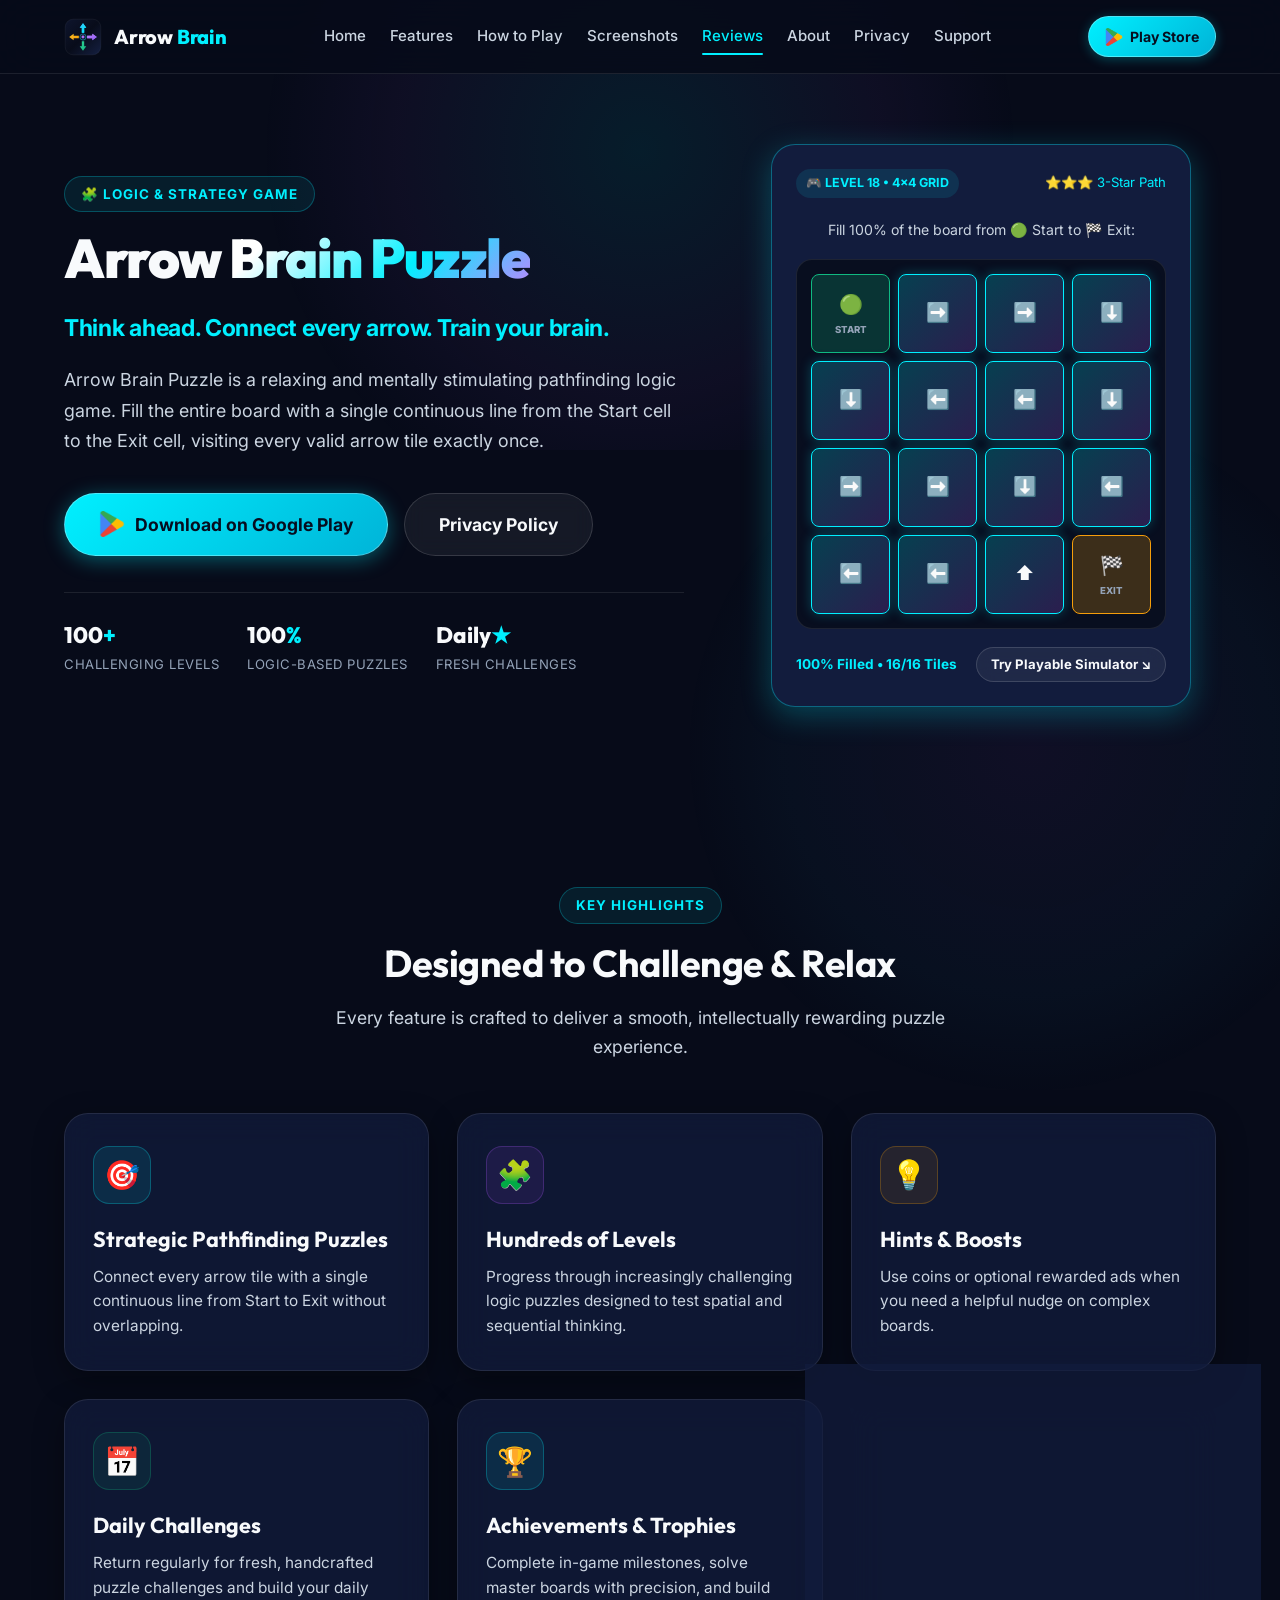
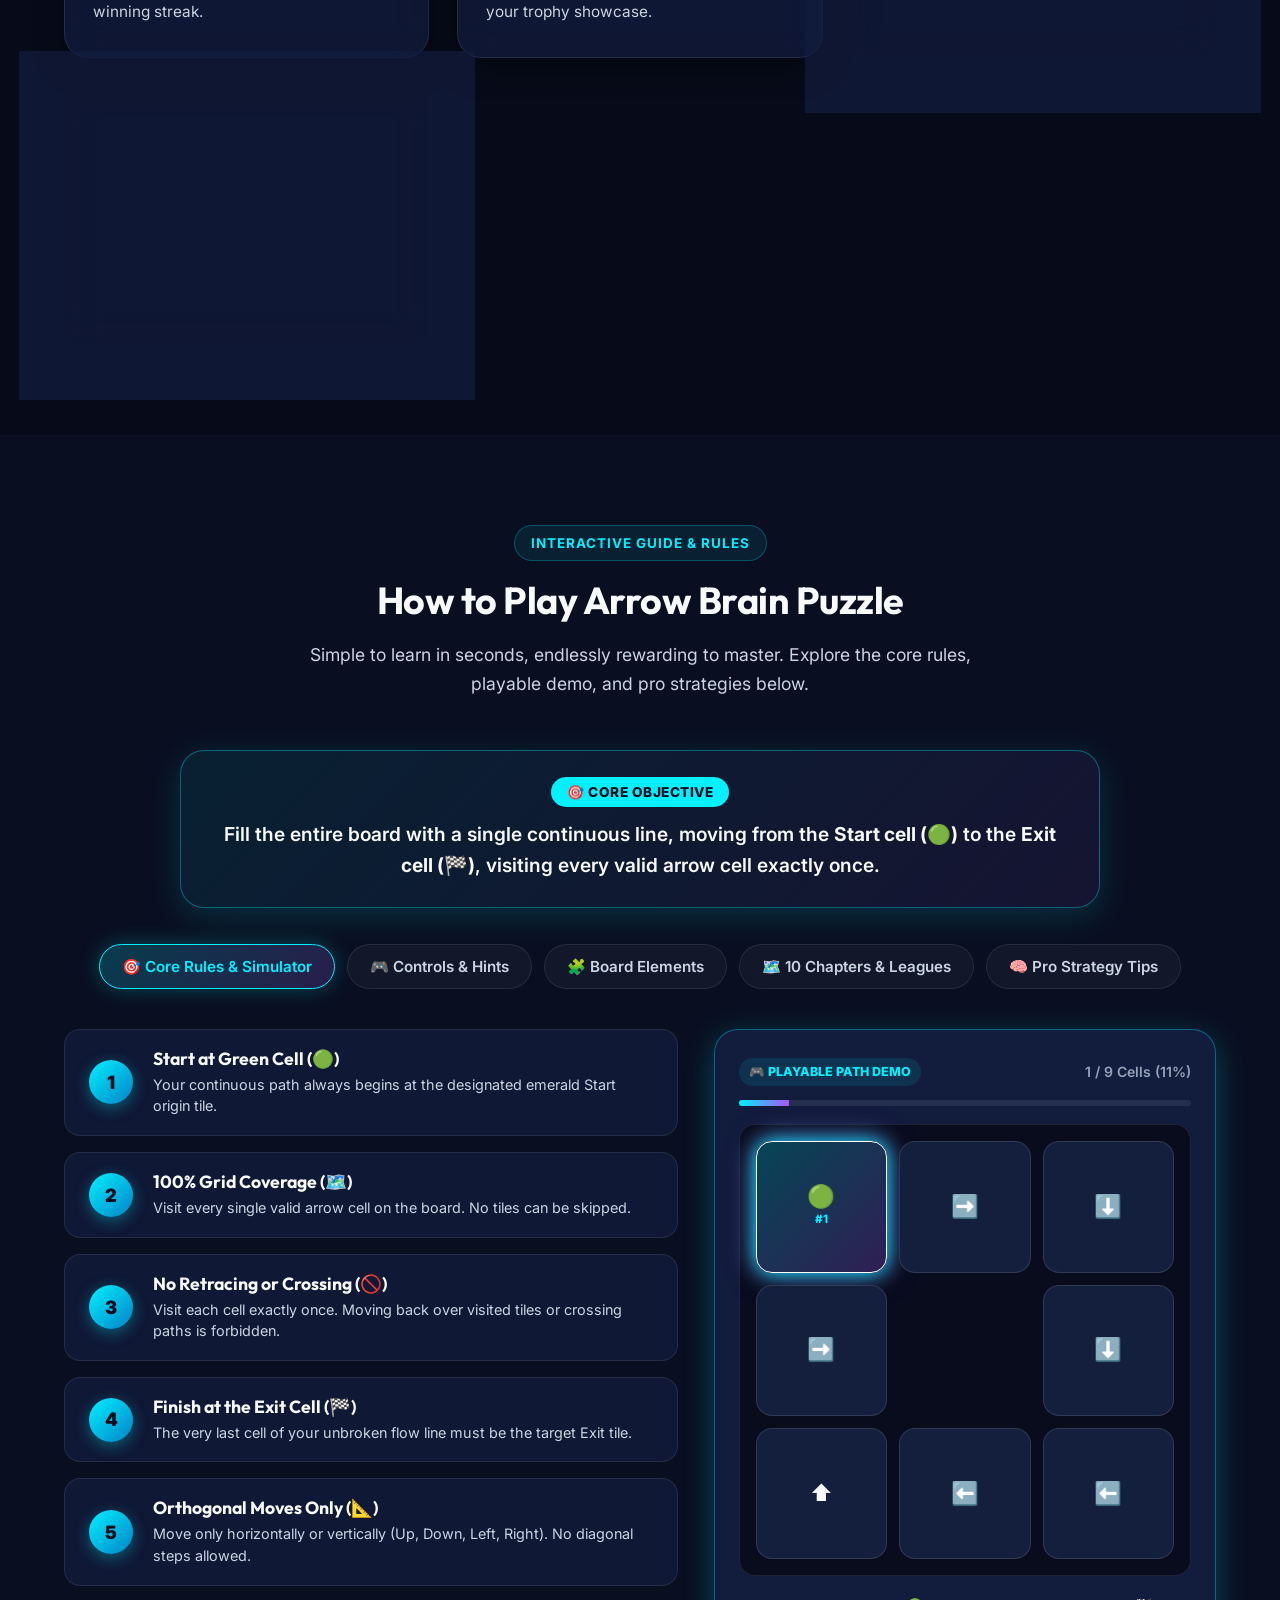
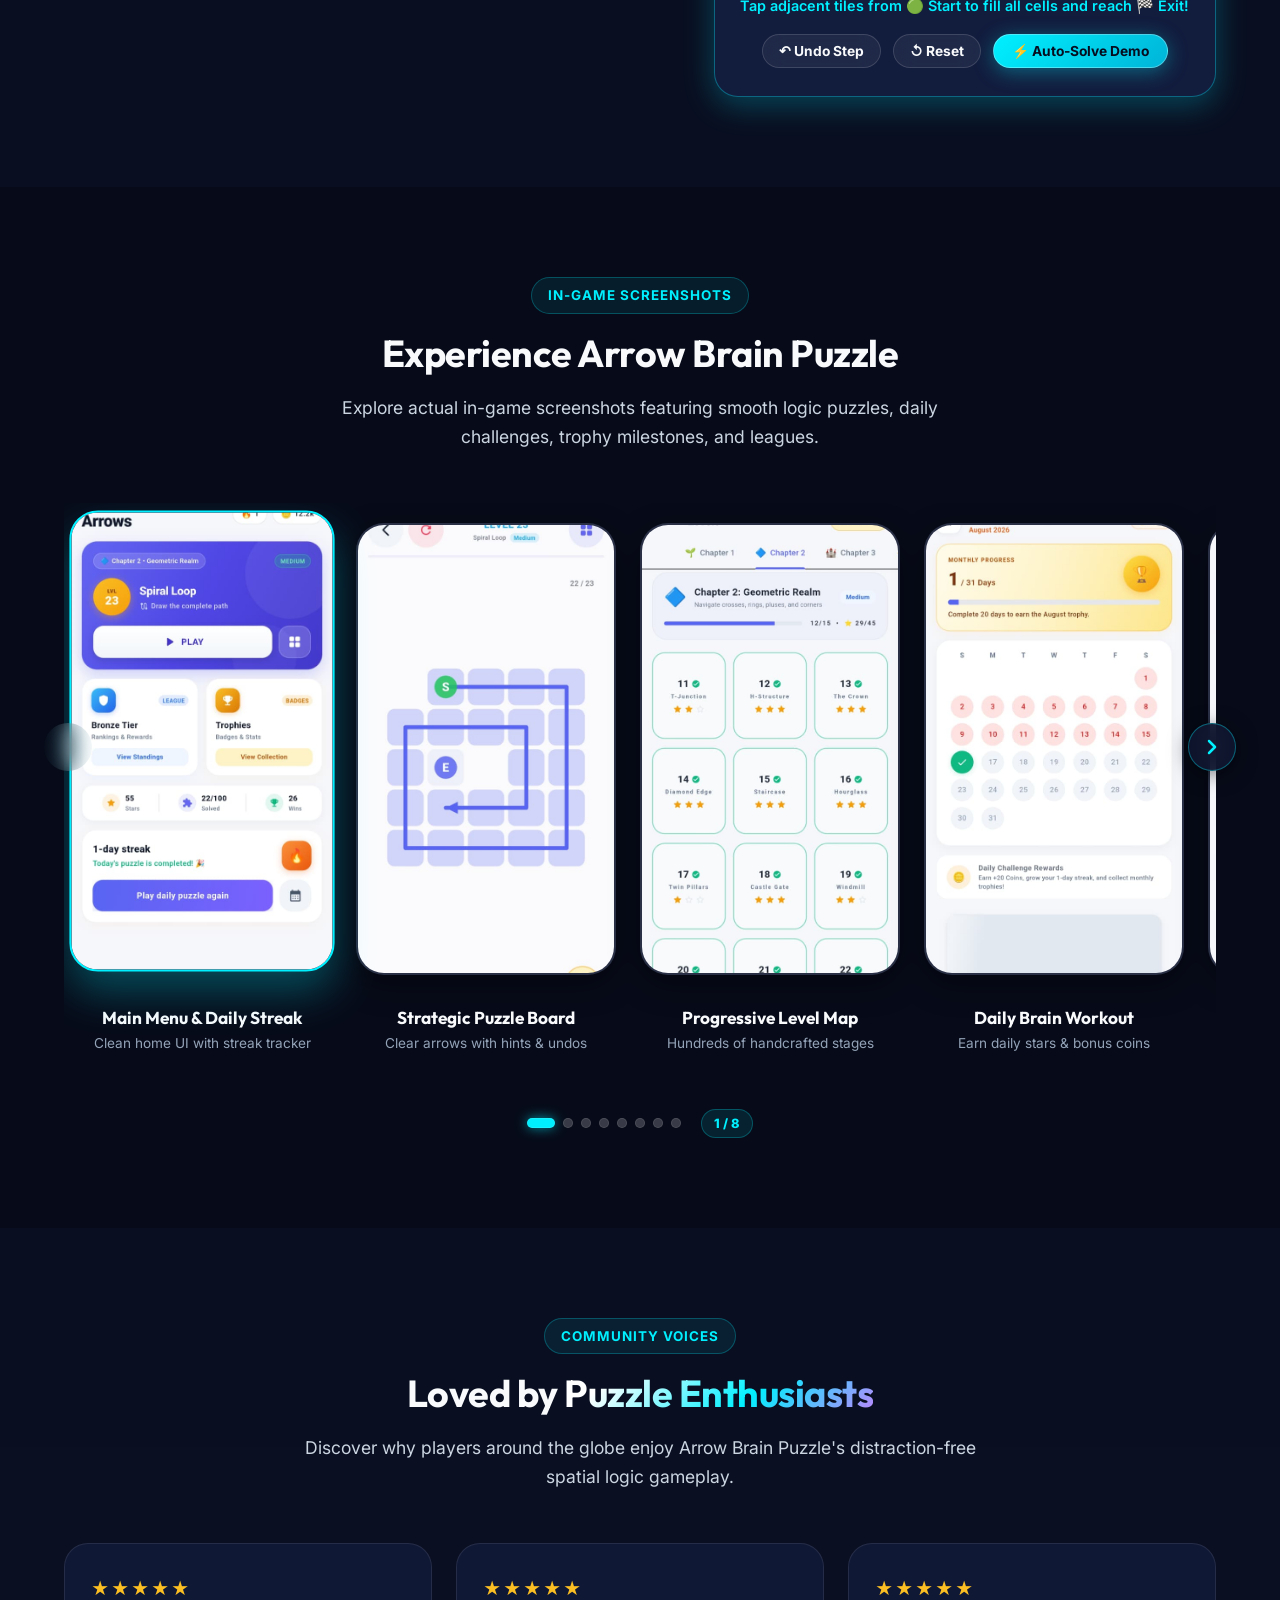
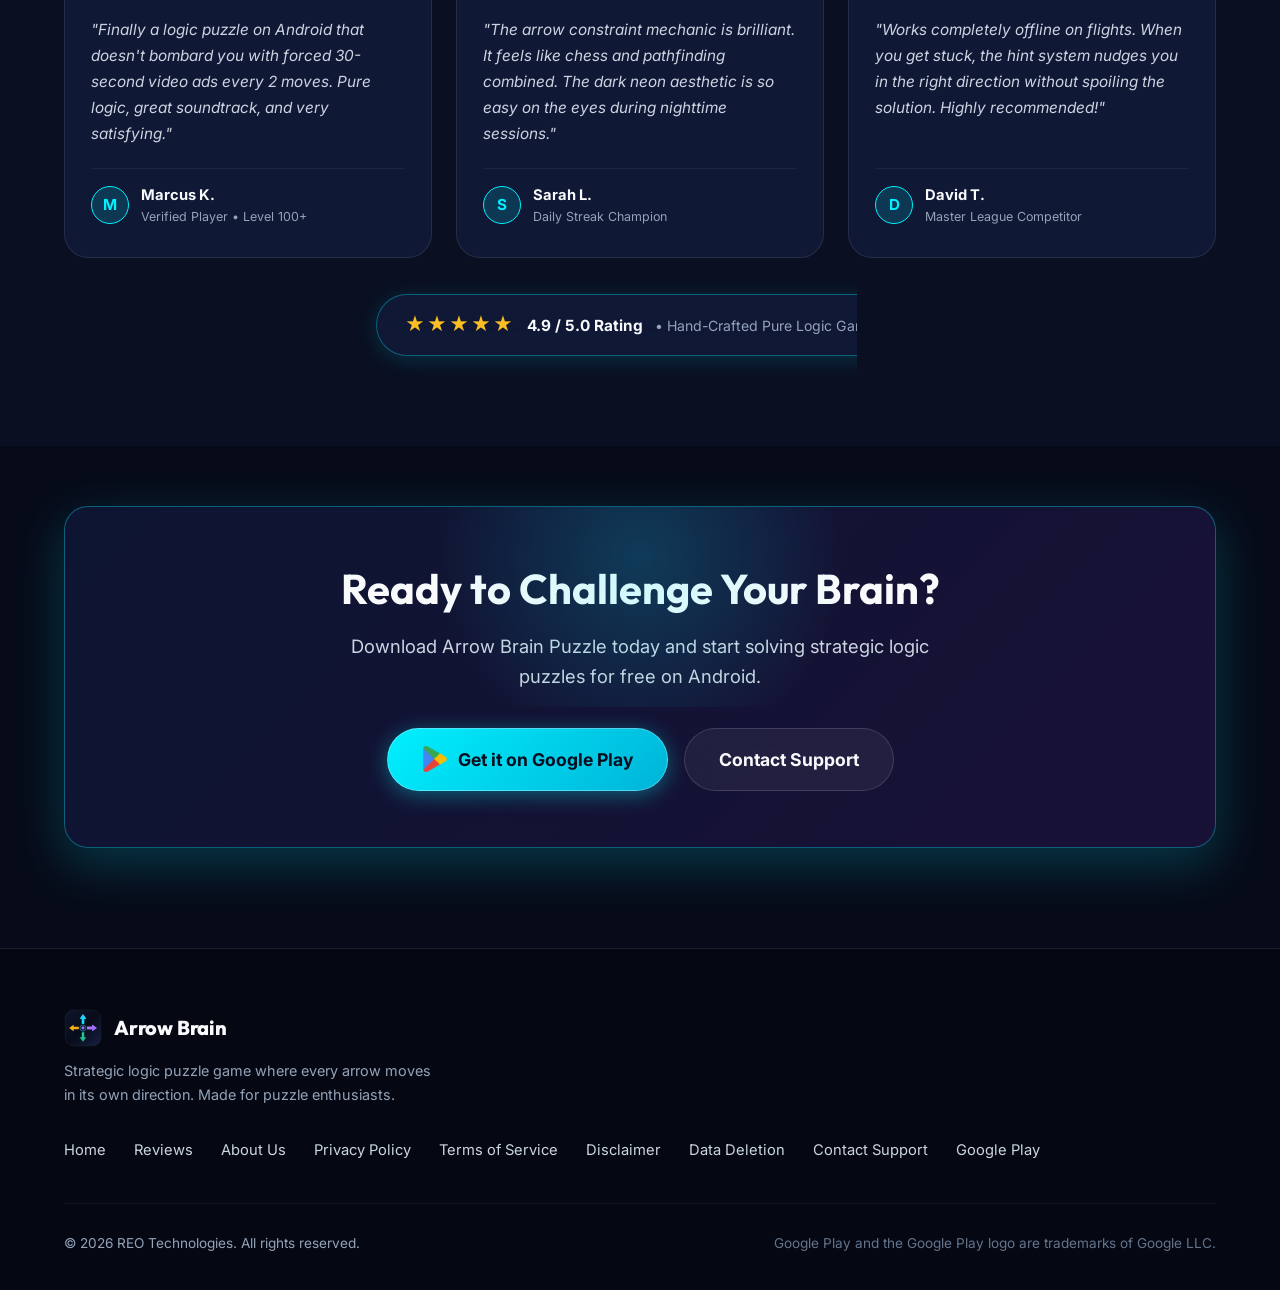
<file: index.html>
<!DOCTYPE html>
<html lang="en">
<head>
  <meta charset="UTF-8">
  <meta name="viewport" content="width=device-width, initial-scale=1.0">
  <title>Arrow Brain Puzzle - Strategic Arrow Logic Puzzle Game</title>
  
  <!-- SEO & Discovery Metadata -->
  <meta name="description" content="Arrow Brain Puzzle is a strategic logic puzzle game where you clear directional arrows, solve challenging levels, use hints, and train your brain.">
  <meta name="keywords" content="arrow puzzle, brain puzzle, logic game, arrow brain puzzle, strategic puzzle, android puzzle game, mind training, brain teasers">
  <meta name="author" content="REO Technologies">
  <meta name="robots" content="index, follow">
  <link rel="canonical" href="https://raheemreo.github.io/arrow-brain-puzzle-site/">

  <!-- Open Graph / Facebook -->
  <meta property="og:type" content="website">
  <meta property="og:url" content="https://raheemreo.github.io/arrow-brain-puzzle-site/">
  <meta property="og:title" content="Arrow Brain Puzzle - Strategic Arrow Logic Puzzle Game">
  <meta property="og:description" content="Think ahead. Clear every arrow. Train your brain in this addictive strategic logic puzzle game.">
  <meta property="og:image" content="./assets/icons/app-icon.svg">

  <!-- Twitter Card -->
  <meta name="twitter:card" content="summary_large_image">
  <meta name="twitter:title" content="Arrow Brain Puzzle - Strategic Arrow Logic Puzzle Game">
  <meta name="twitter:description" content="Think ahead. Clear every arrow. Train your brain in this addictive strategic logic puzzle game.">
  <meta name="twitter:image" content="./assets/icons/app-icon.svg">

  <!-- Mobile & Browser UI -->
  <meta name="theme-color" content="#070b19">
  <meta name="apple-mobile-web-app-status-bar-style" content="black-translucent">
  <link rel="icon" type="image/svg+xml" href="./assets/icons/app-icon.svg">

  <!-- Google Fonts Preconnect & Stylesheet -->
  <link rel="preconnect" href="https://fonts.googleapis.com">
  <link rel="preconnect" href="https://fonts.gstatic.com" crossorigin>
  <link href="https://fonts.googleapis.com/css2?family=Inter:wght@400;500;600;700&family=Outfit:wght@600;700;800;900&display=swap" rel="stylesheet">

  <!-- Main Stylesheet -->
  <link rel="stylesheet" href="./style.css">
</head>
<body>
  <!-- Keyboard Navigation Skip Link -->
  <a href="#main-content" class="skip-to-content">Skip to main content</a>

  <!-- Header Navigation -->
  <header class="header">
    <div class="container header-container">
      <a href="./index.html" class="logo-link" aria-label="Arrow Brain Puzzle Home">
        <img src="./assets/icons/app-icon.svg" alt="Arrow Brain Puzzle Logo" class="logo-icon" width="38" height="38">
        <span class="logo-text">Arrow <span>Brain</span></span>
      </a>

      <!-- Desktop & Mobile Navigation Links -->
      <nav class="nav-menu" id="primary-nav" aria-label="Primary Navigation">
        <a href="./index.html" class="nav-link active">Home</a>
        <a href="#features" class="nav-link">Features</a>
        <a href="#how-to-play" class="nav-link">How to Play</a>
        <a href="#screenshots" class="nav-link">Screenshots</a>
        <a href="#reviews" class="nav-link">Reviews</a>
        <a href="./about.html" class="nav-link">About</a>
        <a href="./privacy.html" class="nav-link">Privacy</a>
        <a href="./contact.html" class="nav-link">Support</a>
      </nav>

      <div class="nav-actions">
        <a href="https://play.google.com/store/apps/details?id=com.reotech.arrow_brain_puzzle" target="_blank" rel="noopener noreferrer" class="btn btn-primary btn-nav" aria-label="Get it on Google Play">
          <img src="./assets/icons/google-play-store-icon.webp" alt="Google Play" class="btn-icon" width="18" height="18">
          <span>Play Store</span>
        </a>
        
        <!-- Mobile Menu Toggle Button -->
        <button class="mobile-toggle" aria-controls="primary-nav" aria-expanded="false" aria-label="Toggle navigation menu">
          <span></span>
        </button>
      </div>
    </div>
  </header>

  <main id="main-content">
    <!-- Hero Section -->
    <section class="hero">
      <div class="container hero-grid">
        <div class="hero-content">
          <div class="section-tag">🧩 Logic &amp; Strategy Game</div>
          <h1 class="hero-title">Arrow <span class="text-gradient">Brain Puzzle</span></h1>
          <p class="hero-subtitle">Think ahead. Connect every arrow. Train your brain.</p>
          <p class="hero-description">
            Arrow Brain Puzzle is a relaxing and mentally stimulating pathfinding logic game. Fill the entire board with a single continuous line from the Start cell to the Exit cell, visiting every valid arrow tile exactly once.
          </p>

          <div class="hero-buttons">
            <a href="https://play.google.com/store/apps/details?id=com.reotech.arrow_brain_puzzle" target="_blank" rel="noopener noreferrer" class="btn btn-primary btn-lg" id="heroDownloadBtn">
              <img src="./assets/icons/google-play-store-icon.webp" alt="Google Play" class="btn-icon" width="26" height="26">
              <span>Download on Google Play</span>
            </a>
            <a href="./privacy.html" class="btn btn-secondary btn-lg">
              <span>Privacy Policy</span>
            </a>
          </div>

          <div class="hero-stats">
            <div class="stat-item">
              <div class="stat-value">100<span>+</span></div>
              <div class="stat-label">Challenging Levels</div>
            </div>
            <div class="stat-item">
              <div class="stat-value">100<span>%</span></div>
              <div class="stat-label">Logic-Based Puzzles</div>
            </div>
            <div class="stat-item">
              <div class="stat-value">Daily<span>★</span></div>
              <div class="stat-label">Fresh Challenges</div>
            </div>
          </div>
        </div>

        <!-- Interactive Hero Continuous Path Preview -->
        <div class="hero-visual">
          <div class="puzzle-interactive-card">
            <div class="puzzle-card-header">
              <span class="puzzle-badge">🎮 Level 18 &bull; 4×4 Grid</span>
              <span class="puzzle-status-text" style="color: var(--color-cyan);">⭐⭐⭐ 3-Star Path</span>
            </div>
            <p class="puzzle-instructions">Fill 100% of the board from 🟢 Start to 🏁 Exit:</p>
            
            <div class="hero-demo-path-board" aria-label="Arrow Brain Puzzle live preview">
              <div class="hero-board-tile start-tile pulse-glow"><span>🟢</span><small>Start</small></div>
              <div class="hero-board-tile path-active"><span>➡️</span></div>
              <div class="hero-board-tile path-active"><span>➡️</span></div>
              <div class="hero-board-tile path-active"><span>⬇️</span></div>
              <div class="hero-board-tile path-active"><span>⬇️</span></div>
              <div class="hero-board-tile path-active"><span>⬅️</span></div>
              <div class="hero-board-tile path-active"><span>⬅️</span></div>
              <div class="hero-board-tile path-active"><span>⬇️</span></div>
              <div class="hero-board-tile path-active"><span>➡️</span></div>
              <div class="hero-board-tile path-active"><span>➡️</span></div>
              <div class="hero-board-tile path-active"><span>⬇️</span></div>
              <div class="hero-board-tile path-active"><span>⬅️</span></div>
              <div class="hero-board-tile path-active"><span>⬅️</span></div>
              <div class="hero-board-tile path-active"><span>⬅️</span></div>
              <div class="hero-board-tile path-active"><span>⬆️</span></div>
              <div class="hero-board-tile exit-tile pulse-glow"><span>🏁</span><small>Exit</small></div>
            </div>

            <div class="puzzle-footer-actions" style="display: flex; justify-content: space-between; align-items: center;">
              <span style="font-size: 0.85rem; color: var(--color-cyan); font-weight: 700;">100% Filled &bull; 16/16 Tiles</span>
              <a href="#how-to-play" class="btn btn-secondary" style="padding: 6px 14px; font-size: 0.82rem;">
                <span>Try Playable Simulator ↘</span>
              </a>
            </div>
          </div>
        </div>
      </div>
    </section>

    <!-- Features Section -->
    <section class="section" id="features">
      <div class="container">
        <div class="section-header">
          <div class="section-tag">Key Highlights</div>
          <h2>Designed to Challenge &amp; Relax</h2>
          <p>Every feature is crafted to deliver a smooth, intellectually rewarding puzzle experience.</p>
        </div>

        <div class="features-grid">
          <!-- Feature 1 -->
          <div class="glass-card feature-card">
            <div class="feature-icon-wrapper">
              <span>🎯</span>
            </div>
            <h3>Strategic Pathfinding Puzzles</h3>
            <p>Connect every arrow tile with a single continuous line from Start to Exit without overlapping.</p>
          </div>

          <!-- Feature 2 -->
          <div class="glass-card feature-card">
            <div class="feature-icon-wrapper feature-icon-purple">
              <span>🧩</span>
            </div>
            <h3>Hundreds of Levels</h3>
            <p>Progress through increasingly challenging logic puzzles designed to test spatial and sequential thinking.</p>
          </div>

          <!-- Feature 3 -->
          <div class="glass-card feature-card">
            <div class="feature-icon-wrapper feature-icon-amber">
              <span>💡</span>
            </div>
            <h3>Hints &amp; Boosts</h3>
            <p>Use coins or optional rewarded ads when you need a helpful nudge on complex boards.</p>
          </div>

          <!-- Feature 4 -->
          <div class="glass-card feature-card">
            <div class="feature-icon-wrapper feature-icon-emerald">
              <span>📅</span>
            </div>
            <h3>Daily Challenges</h3>
            <p>Return regularly for fresh, handcrafted puzzle challenges and build your daily winning streak.</p>
          </div>

          <!-- Feature 5 -->
          <div class="glass-card feature-card">
            <div class="feature-icon-wrapper">
              <span>🏆</span>
            </div>
            <h3>Achievements &amp; Trophies</h3>
            <p>Complete in-game milestones, solve master boards with precision, and build your trophy showcase.</p>
          </div>

          <!-- Feature 6 -->
          <div class="glass-card feature-card">
            <div class="feature-icon-wrapper feature-icon-purple">
              <span>⚡</span>
            </div>
            <h3>Leagues &amp; Progress</h3>
            <p>Track your personal puzzle mastery, conquer game tiers, and elevate your strategic rankings.</p>
          </div>

          <!-- Feature 7 -->
          <div class="glass-card feature-card">
            <div class="feature-icon-wrapper feature-icon-emerald">
              <span>✨</span>
            </div>
            <h3>Clean Gameplay</h3>
            <p>Minimal distractions and smooth neon aesthetics during active puzzle solving sessions.</p>
          </div>
        </div>
      </div>
    </section>

    <!-- How to Play Section -->
    <section class="section" id="how-to-play" style="background: rgba(14, 21, 46, 0.4);">
      <div class="container">
        <div class="section-header">
          <div class="section-tag">Interactive Guide &amp; Rules</div>
          <h2>How to Play Arrow Brain Puzzle</h2>
          <p>Simple to learn in seconds, endlessly rewarding to master. Explore the core rules, playable demo, and pro strategies below.</p>
        </div>

        <!-- Core Objective Callout -->
        <div class="how-to-play-objective">
          <span class="objective-badge">🎯 Core Objective</span>
          <p class="objective-text">
            Fill the entire board with a single continuous line, moving from the <strong>Start cell (🟢)</strong> to the <strong>Exit cell (🏁)</strong>, visiting every valid arrow cell exactly once.
          </p>
        </div>

        <!-- Interactive Tab Navigation Bar -->
        <div class="htp-tabs-nav" role="tablist" aria-label="How to Play Navigation Tabs">
          <button class="htp-tab-btn active" data-tab="tab-rules" role="tab" aria-selected="true" aria-controls="tab-rules">
            <span>🎯 Core Rules &amp; Simulator</span>
          </button>
          <button class="htp-tab-btn" data-tab="tab-controls" role="tab" aria-selected="false" aria-controls="tab-controls">
            <span>🎮 Controls &amp; Hints</span>
          </button>
          <button class="htp-tab-btn" data-tab="tab-elements" role="tab" aria-selected="false" aria-controls="tab-elements">
            <span>🧩 Board Elements</span>
          </button>
          <button class="htp-tab-btn" data-tab="tab-chapters" role="tab" aria-selected="false" aria-controls="tab-chapters">
            <span>🗺️ 10 Chapters &amp; Leagues</span>
          </button>
          <button class="htp-tab-btn" data-tab="tab-strategies" role="tab" aria-selected="false" aria-controls="tab-strategies">
            <span>🧠 Pro Strategy Tips</span>
          </button>
        </div>

        <!-- TAB 1: Core Rules & Interactive Playable Simulator -->
        <div class="htp-tab-content active" id="tab-rules" role="tabpanel">
          <div class="rules-simulator-layout">
            <!-- Left: 5 Fundamental Rules Stack -->
            <div class="rules-stack">
              <div class="rule-row-card">
                <div class="rule-num-badge">1</div>
                <div>
                  <h4>Start at Green Cell (🟢)</h4>
                  <p>Your continuous path always begins at the designated emerald Start origin tile.</p>
                </div>
              </div>

              <div class="rule-row-card">
                <div class="rule-num-badge">2</div>
                <div>
                  <h4>100% Grid Coverage (🗺️)</h4>
                  <p>Visit every single valid arrow cell on the board. No tiles can be skipped.</p>
                </div>
              </div>

              <div class="rule-row-card">
                <div class="rule-num-badge">3</div>
                <div>
                  <h4>No Retracing or Crossing (🚫)</h4>
                  <p>Visit each cell exactly once. Moving back over visited tiles or crossing paths is forbidden.</p>
                </div>
              </div>

              <div class="rule-row-card">
                <div class="rule-num-badge">4</div>
                <div>
                  <h4>Finish at the Exit Cell (🏁)</h4>
                  <p>The very last cell of your unbroken flow line must be the target Exit tile.</p>
                </div>
              </div>

              <div class="rule-row-card">
                <div class="rule-num-badge">5</div>
                <div>
                  <h4>Orthogonal Moves Only (📐)</h4>
                  <p>Move only horizontally or vertically (Up, Down, Left, Right). No diagonal steps allowed.</p>
                </div>
              </div>
            </div>

            <!-- Right: Playable Pathfinding Simulator -->
            <div class="path-simulator-card">
              <div class="sim-header">
                <span class="sim-badge">🎮 Playable Path Demo</span>
                <span class="sim-progress-text" id="simProgressText">1 / 9 Cells (11%)</span>
              </div>

              <div class="sim-progress-bar-container">
                <div class="sim-progress-bar-fill" id="simProgressFill"></div>
              </div>

              <div class="sim-grid" id="pathSimGrid">
                <!-- Dynamically generated 3x3 path board via script.js -->
              </div>

              <div class="sim-feedback" id="simFeedback">
                Tap adjacent tiles from 🟢 Start to fill all cells and reach 🏁 Exit!
              </div>

              <div class="sim-controls">
                <button type="button" class="btn btn-secondary" id="simUndoBtn" style="padding: 8px 16px; font-size: 0.86rem;">
                  <span>↶ Undo Step</span>
                </button>
                <button type="button" class="btn btn-secondary" id="simResetBtn" style="padding: 8px 16px; font-size: 0.86rem;">
                  <span>↺ Reset</span>
                </button>
                <button type="button" class="btn btn-primary" id="simAutoSolveBtn" style="padding: 8px 18px; font-size: 0.86rem;">
                  <span>⚡ Auto-Solve Demo</span>
                </button>
              </div>
            </div>
          </div>
        </div>

        <!-- TAB 2: Controls & Hints Economy -->
        <div class="htp-tab-content" id="tab-controls" role="tabpanel">
          <!-- Part A: Touch Controls & Gestures Grid -->
          <div class="controls-overview-section">
            <div class="subtab-header">
              <h3><span>🎮</span> Touch Gestures &amp; Path Controls</h3>
              <p>Intuitive mobile controls tailored for effortless, distraction-free puzzle solving:</p>
            </div>

            <div class="controls-cards-grid">
              <!-- Card 1: Continuous Flow Swipe -->
              <div class="control-feature-card cyan-glow">
                <div class="control-card-top">
                  <div class="control-icon-box">👆</div>
                  <span class="control-gesture-pill cyan">Swipe / Drag</span>
                </div>
                <h4>Continuous Path Flow</h4>
                <p>Hold and glide smoothly across adjacent arrow tiles to draw your unbroken glowing path in a fluid, natural motion.</p>
              </div>

              <!-- Card 2: Single Step Tap -->
              <div class="control-feature-card purple-glow">
                <div class="control-card-top">
                  <div class="control-icon-box">🎯</div>
                  <span class="control-gesture-pill purple">Single Tap</span>
                </div>
                <h4>Step-by-Step Move</h4>
                <p>Tap any adjacent neighbor cell to advance your path by a single deliberate step with pin-point accuracy.</p>
              </div>

              <!-- Card 3: Move Retraction (Undo) -->
              <div class="control-feature-card amber-glow">
                <div class="control-card-top">
                  <div class="control-icon-box">↶</div>
                  <span class="control-gesture-pill amber">Undo Button</span>
                </div>
                <h4>Smart Step Retraction</h4>
                <p>Retract 1 or more steps to back out of a dead-end without losing your progress or resetting your 3-star rating.</p>
              </div>

              <!-- Card 4: Board Reset -->
              <div class="control-feature-card rose-glow">
                <div class="control-card-top">
                  <div class="control-icon-box">↺</div>
                  <span class="control-gesture-pill rose">Reset Button</span>
                </div>
                <h4>Instant Board Reset</h4>
                <p>Instantly reset the puzzle back to the initial Start cell when you want a clean slate to explore an alternate route.</p>
              </div>
            </div>
          </div>

          <!-- Part B: Hints System & Recovery Economy -->
          <div class="hints-overview-section">
            <div class="subtab-header">
              <h3><span>💡</span> Hints &amp; Recovery Economy</h3>
              <p>Fair, balanced assistance mechanisms ensuring you never get permanently blocked on complex boards:</p>
            </div>

            <div class="hints-cards-grid">
              <!-- Card 1: Virtual Coins Hint -->
              <div class="hint-method-card">
                <div class="hint-card-header">
                  <div class="hint-badge-coin">🪙 Coin Hint</div>
                  <span class="hint-cost-tag">30 Coins</span>
                </div>
                <h4>Instant Strategic Guidance</h4>
                <p>Spends in-game virtual coins to instantly reveal the guaranteed optimal next cell on the active board.</p>
                <div class="hint-allowance-bar">
                  <span>Allowance: <strong>3 Instant Hints / Cycle</strong></span>
                  <span class="cooldown-chip">⏱️ 5-Min Recharge</span>
                </div>
              </div>

              <!-- Card 2: Free Rewarded Video Hints -->
              <div class="hint-method-card">
                <div class="hint-card-header">
                  <div class="hint-badge-video">🎬 Free Rewarded Hints</div>
                  <span class="hint-cost-tag free">100% Free</span>
                </div>
                <h4>Tiered Cooldown System</h4>
                <p>Watch a short sponsor video for a free hint. Progressive cooldowns balance casual and competitive play:</p>
                
                <div class="cooldown-ladder-list">
                  <div class="ladder-step">
                    <span class="step-num">Hint 1</span>
                    <span class="step-time">03:00 Cooldown</span>
                  </div>
                  <div class="ladder-step">
                    <span class="step-num">Hint 2</span>
                    <span class="step-time">05:00 Cooldown</span>
                  </div>
                  <div class="ladder-step">
                    <span class="step-num">Hint 3</span>
                    <span class="step-time">10:00 Cooldown</span>
                  </div>
                  <div class="ladder-step">
                    <span class="step-num">Hints 4–5</span>
                    <span class="step-time">30:00 Cooldown (Max 5/Day)</span>
                  </div>
                </div>
              </div>
            </div>

            <div class="stuck-modal-alert-box">
              <span class="alert-icon">🚨</span>
              <div>
                <strong>Smart Dead-End Detection:</strong> If your active path creates isolated unvisited tiles with zero legal exits, the game detects the dead-end immediately and prompts you to Undo or Hint.
              </div>
            </div>
          </div>
        </div>

        <!-- TAB 3: Interactive Board Elements & Visual Guide -->
        <div class="htp-tab-content" id="tab-elements" role="tabpanel">
          <div class="board-elements-hero-layout">
            <!-- Left Side: Interactive 3x3 Grid Board Inspector -->
            <div class="glass-card board-inspector-card">
              <div class="inspector-card-top">
                <div class="section-tag" style="margin-bottom: 0; font-size: 0.76rem; padding: 4px 12px;">Interactive Inspector</div>
                <span class="inspector-subtext">Tap any tile or card</span>
              </div>

              <!-- 3x3 Interactive Showcase Grid -->
              <div class="interactive-elem-grid" id="elementsInspectorGrid">
                <!-- Tile 0: Start Origin -->
                <button type="button" class="elem-board-tile start-tile elem-highlighted" data-type="start" aria-label="Inspect Start Cell">
                  <span class="tile-icon">🟢</span>
                  <span class="tile-tag">Start</span>
                </button>
                <!-- Tile 1: Arrow Right -->
                <button type="button" class="elem-board-tile" data-type="arrow" aria-label="Inspect Arrow Indicator">
                  <span class="tile-icon">➡️</span>
                  <span class="tile-tag">Flow</span>
                </button>
                <!-- Tile 2: Arrow Down -->
                <button type="button" class="elem-board-tile" data-type="arrow" aria-label="Inspect Arrow Indicator">
                  <span class="tile-icon">⬇️</span>
                  <span class="tile-tag">Flow</span>
                </button>
                <!-- Tile 3: Arrow Up -->
                <button type="button" class="elem-board-tile" data-type="arrow" aria-label="Inspect Arrow Indicator">
                  <span class="tile-icon">⬆️</span>
                  <span class="tile-tag">Flow</span>
                </button>
                <!-- Tile 4: Obstacle Void -->
                <button type="button" class="elem-board-tile obstacle-tile" data-type="obstacle" aria-label="Inspect Obstacle">
                  <span class="tile-icon">⬛</span>
                  <span class="tile-tag">Barrier</span>
                </button>
                <!-- Tile 5: Arrow Down -->
                <button type="button" class="elem-board-tile" data-type="arrow" aria-label="Inspect Arrow Indicator">
                  <span class="tile-icon">⬇️</span>
                  <span class="tile-tag">Flow</span>
                </button>
                <!-- Tile 6: Exit Goal -->
                <button type="button" class="elem-board-tile exit-tile" data-type="exit" aria-label="Inspect Exit Cell">
                  <span class="tile-icon">🏁</span>
                  <span class="tile-tag">Exit</span>
                </button>
                <!-- Tile 7: Arrow Left -->
                <button type="button" class="elem-board-tile" data-type="arrow" aria-label="Inspect Arrow Indicator">
                  <span class="tile-icon">⬅️</span>
                  <span class="tile-tag">Flow</span>
                </button>
                <!-- Tile 8: Arrow Left -->
                <button type="button" class="elem-board-tile" data-type="arrow" aria-label="Inspect Arrow Indicator">
                  <span class="tile-icon">⬅️</span>
                  <span class="tile-tag">Flow</span>
                </button>
              </div>

              <!-- Live Element Dynamic Inspector Panel -->
              <div class="element-info-display-box" id="elemInspectorPanel">
                <div class="info-header" id="inspectorHeader">
                  <span>🟢</span> <span>Start Cell (Path Origin)</span>
                </div>
                <p class="info-body" id="inspectorDesc">
                  The designated emerald origin beacon. Your unbroken path always begins here. Once you move away from the start cell, you cannot step on it again.
                </p>
              </div>
            </div>

            <!-- Right Side: Clean Element Action Cards Stack -->
            <div class="elements-catalog-stack">
              <!-- Element 1: Start Cell -->
              <div class="element-showcase-card emerald-accent active" data-type="start" tabindex="0" role="button">
                <div class="showcase-card-head">
                  <div class="showcase-title">
                    <span class="icon">🟢</span>
                    <h4>Start Cell (Origin)</h4>
                  </div>
                  <span class="element-role-pill emerald">Origin Anchor</span>
                </div>
                <p>Marked with an emerald glowing beacon. The continuous line always originates here. You cannot re-enter the start cell once left.</p>
                <div class="showcase-pro-tip">💡 <strong>Pro Tip:</strong> Begin every puzzle by scanning the available exits leaving this cell.</div>
              </div>

              <!-- Element 2: Arrow Indicators -->
              <div class="element-showcase-card cyan-accent" data-type="arrow" tabindex="0" role="button">
                <div class="showcase-card-head">
                  <div class="showcase-title">
                    <span class="icon">➡️</span>
                    <h4>Arrow Flow Indicators</h4>
                  </div>
                  <span class="element-role-pill cyan">Directional Cue</span>
                </div>
                <p>Strategic directional indicators embedded across the board. They guide your visual trajectory and help spot single-solution loops.</p>
                <div class="showcase-pro-tip">💡 <strong>Pro Tip:</strong> Look for corners with only 1 valid entry and 1 exit route first.</div>
              </div>

              <!-- Element 3: Obstacles & Inactive Voids -->
              <div class="element-showcase-card gray-accent" data-type="obstacle" tabindex="0" role="button">
                <div class="showcase-card-head">
                  <div class="showcase-title">
                    <span class="icon">⬛</span>
                    <h4>Grid Obstacles &amp; Voids</h4>
                  </div>
                  <span class="element-role-pill gray">Impassable Barrier</span>
                </div>
                <p>Blocked or inactive cells that cannot be entered. They shape intricate maze channels, bottleneck passages, and dead-end traps.</p>
                <div class="showcase-pro-tip">💡 <strong>Pro Tip:</strong> Use obstacle edges as natural rails to route the outer loop of the puzzle.</div>
              </div>

              <!-- Element 4: Exit Cell -->
              <div class="element-showcase-card amber-accent" data-type="exit" tabindex="0" role="button">
                <div class="showcase-card-head">
                  <div class="showcase-title">
                    <span class="icon">🏁</span>
                    <h4>Exit Target (Finish Cell)</h4>
                  </div>
                  <span class="element-role-pill amber">100% Goal</span>
                </div>
                <p>The designated finish tile marked with a checkered flag. You must visit 100% of all valid arrow cells before entering the Exit!</p>
                <div class="showcase-pro-tip">💡 <strong>Pro Tip:</strong> Work backwards from the Exit to protect its preceding entry neighbor.</div>
              </div>
            </div>
          </div>

          <!-- Secondary Visual FX, Scoring & Boosters Cards -->
          <div class="board-fx-row">
            <div class="glass-card fx-highlight-card">
              <span class="fx-icon">✨</span>
              <h4>Radiant Neon Trail</h4>
              <p>Real-time continuous glowing path stroke with unlockable color themes in the Coin Shop.</p>
            </div>

            <div class="glass-card fx-highlight-card">
              <span class="fx-icon">⭐⭐⭐</span>
              <h4>3-Star Perfect Rating</h4>
              <p>Awarded for 100% path coverage with zero hints used and optimal solve speed.</p>
            </div>

            <div class="glass-card fx-highlight-card">
              <span class="fx-icon">🛡️</span>
              <h4>Streak Freeze Shield</h4>
              <p>Protects your consecutive Daily Challenge streak if you miss a calendar day of play.</p>
            </div>

            <div class="glass-card fx-highlight-card">
              <span class="fx-icon">💡</span>
              <h4>Dynamic Hint Spotlight</h4>
              <p>Instantly illuminates the single guaranteed optimal next move on the active board.</p>
            </div>
          </div>
        </div>

        <!-- TAB 4: 10 Chapters Roadmap & Leagues Ladder -->
        <div class="htp-tab-content" id="tab-chapters" role="tabpanel">
          <div style="margin-bottom: 36px;">
            <h3 style="font-size: 1.35rem; margin-bottom: 16px; text-align: center;">🗺️ 100 Handcrafted Levels Across 10 Chapters</h3>
            <div class="chapters-grid">
              <div class="chapter-card">
                <div class="chapter-num">Chapter 01</div>
                <h4>The Awakening</h4>
                <div class="chapter-grid-size">3×3 Grid</div>
                <div class="chapter-tier">🟢 Easy Tier</div>
              </div>

              <div class="chapter-card">
                <div class="chapter-num">Chapter 02</div>
                <h4>Gentle Curves</h4>
                <div class="chapter-grid-size">4×4 Grid</div>
                <div class="chapter-tier">🟢 Easy Tier</div>
              </div>

              <div class="chapter-card">
                <div class="chapter-num">Chapter 03</div>
                <h4>Maze Pathways</h4>
                <div class="chapter-grid-size">4×5 Grid</div>
                <div class="chapter-tier">🟡 Medium Tier</div>
              </div>

              <div class="chapter-card">
                <div class="chapter-num">Chapter 04</div>
                <h4>Arrow Vortex</h4>
                <div class="chapter-grid-size">5×5 Grid</div>
                <div class="chapter-tier">🟡 Medium Tier</div>
              </div>

              <div class="chapter-card">
                <div class="chapter-num">Chapter 05</div>
                <h4>Tactical Corners</h4>
                <div class="chapter-grid-size">5×6 Grid</div>
                <div class="chapter-tier">🟠 Hard Tier</div>
              </div>

              <div class="chapter-card">
                <div class="chapter-num">Chapter 06</div>
                <h4>Labyrinth Arrows</h4>
                <div class="chapter-grid-size">6×6 Grid</div>
                <div class="chapter-tier">🟠 Hard Tier</div>
              </div>

              <div class="chapter-card">
                <div class="chapter-num">Chapter 07</div>
                <h4>Master Strategist</h4>
                <div class="chapter-grid-size">6×7 Grid</div>
                <div class="chapter-tier">🔴 Expert Tier</div>
              </div>

              <div class="chapter-card">
                <div class="chapter-num">Chapter 08</div>
                <h4>The Grand Grid</h4>
                <div class="chapter-grid-size">7×7 Grid</div>
                <div class="chapter-tier">🔴 Expert Tier</div>
              </div>

              <div class="chapter-card">
                <div class="chapter-num">Chapter 09</div>
                <h4>Nexus of Flow</h4>
                <div class="chapter-grid-size">7×8 Grid</div>
                <div class="chapter-tier">🟣 Master Tier</div>
              </div>

              <div class="chapter-card" style="border-color: rgba(251,191,36,0.4); background: rgba(30, 24, 50, 0.8);">
                <div class="chapter-num" style="color: #fbbf24;">Chapter 10</div>
                <h4>Ultimate Enigma</h4>
                <div class="chapter-grid-size" style="background: rgba(251,191,36,0.15); color: #fbbf24;">8×8 Grid</div>
                <div class="chapter-tier">👑 Legend Tier</div>
              </div>
            </div>
          </div>
        </div>

        <!-- TAB 5: Master Strategies & Pro Tips -->
        <div class="htp-tab-content" id="tab-strategies" role="tabpanel">
          <div class="strategies-grid">
            <div class="strategy-full-card">
              <h4>🎯 1. Identify Forced Corner Moves First</h4>
              <p>When a corner or edge tile has only <strong>one way in and one way out</strong>, your path must enter and exit through those exact neighbors. Spot these early to establish firm anchors for your solution.</p>
              <div class="strategy-takeaway">✓ Anchor corners before drawing long loops</div>
            </div>

            <div class="strategy-full-card purple">
              <h4>🏁 2. Work Backwards from the Exit Tile</h4>
              <p>Look at the Exit (🏁). How many adjacent open cells connect to it? Knowing which tile must immediately precede the Exit prevents you from accidentally closing off the exit route too early.</p>
              <div class="strategy-takeaway">✓ Protect the Exit predecessor tile</div>
            </div>

            <div class="strategy-full-card amber">
              <h4>🏝️ 3. Avoid Isolated "Island" Cells</h4>
              <p>When drawing a line through the center of the grid, make sure you don't cut off a group of unvisited cells so they have no remaining entry/exit points. The remaining open cells must always form a connected shape.</p>
              <div class="strategy-takeaway">✓ Never slice the board into disconnected pockets</div>
            </div>

            <div class="strategy-full-card emerald">
              <h4>↶ 4. Use Undo (↶) Over Full Restarts</h4>
              <p>When you realize you've created a dead-end, tap <strong>Undo</strong> 2 or 3 times to back out of the trap rather than resetting the whole board. This saves time and keeps you on track for a 3-star rating!</p>
              <div class="strategy-takeaway">✓ Smart retractions preserve your star score</div>
            </div>
          </div>
        </div>
      </div>
    </section>

    <!-- Screenshots Section -->
    <section class="section" id="screenshots">
      <div class="container">
        <div class="section-header">
          <div class="section-tag">In-Game Screenshots</div>
          <h2>Experience Arrow Brain Puzzle</h2>
          <p>Explore actual in-game screenshots featuring smooth logic puzzles, daily challenges, trophy milestones, and leagues.</p>
        </div>

        <div class="screenshots-slider-wrapper" id="screenshotsSliderWrapper">
          <!-- Navigation Arrow Left -->
          <button class="slider-nav-btn slider-prev-btn" id="sliderPrevBtn" aria-label="Previous Screenshot" type="button">
            <svg viewBox="0 0 24 24" fill="none" stroke="currentColor" stroke-width="2.5" stroke-linecap="round" stroke-linejoin="round">
              <polyline points="15 18 9 12 15 6"></polyline>
            </svg>
          </button>

          <!-- Slider Viewport & Track -->
          <div class="screenshots-viewport" id="screenshotsViewport">
            <div class="screenshots-slider-track" id="screenshotsSliderTrack">
              <!-- Slide 1: Home Screen -->
              <div class="screenshot-slide active" data-index="0">
                <div class="screenshot-mockup-frame">
                  <img src="./assets/images/screenshot-home.jpeg" alt="Arrow Brain Puzzle - Home Screen and Daily Rewards" class="screenshot-img" loading="lazy" width="400" height="700">
                </div>
                <div class="slide-caption-box">
                  <h3 class="screenshot-caption">Main Menu &amp; Daily Streak</h3>
                  <p class="screenshot-subtext">Clean home UI with streak tracker</p>
                </div>
              </div>

              <!-- Slide 2: Gameplay Screen -->
              <div class="screenshot-slide" data-index="1">
                <div class="screenshot-mockup-frame">
                  <img src="./assets/images/screenshot-game-screen.jpeg" alt="Arrow Brain Puzzle - Active Logic Board Gameplay" class="screenshot-img" loading="lazy" width="400" height="700">
                </div>
                <div class="slide-caption-box">
                  <h3 class="screenshot-caption">Strategic Puzzle Board</h3>
                  <p class="screenshot-subtext">Clear arrows with hints &amp; undos</p>
                </div>
              </div>

              <!-- Slide 3: Level Map -->
              <div class="screenshot-slide" data-index="2">
                <div class="screenshot-mockup-frame">
                  <img src="./assets/images/screenshot-levels.jpeg" alt="Arrow Brain Puzzle - Level Map and Progression" class="screenshot-img" loading="lazy" width="400" height="700">
                </div>
                <div class="slide-caption-box">
                  <h3 class="screenshot-caption">Progressive Level Map</h3>
                  <p class="screenshot-subtext">Hundreds of handcrafted stages</p>
                </div>
              </div>

              <!-- Slide 4: Daily Challenge -->
              <div class="screenshot-slide" data-index="3">
                <div class="screenshot-mockup-frame">
                  <img src="./assets/images/screenshot-daily-challenge.jpeg" alt="Arrow Brain Puzzle - Daily Challenge and Calendar" class="screenshot-img" loading="lazy" width="400" height="700">
                </div>
                <div class="slide-caption-box">
                  <h3 class="screenshot-caption">Daily Brain Workout</h3>
                  <p class="screenshot-subtext">Earn daily stars &amp; bonus coins</p>
                </div>
              </div>

              <!-- Slide 5: Trophies -->
              <div class="screenshot-slide" data-index="4">
                <div class="screenshot-mockup-frame">
                  <img src="./assets/images/screenshot-trophies.jpeg" alt="Arrow Brain Puzzle - Achievements and Trophies" class="screenshot-img" loading="lazy" width="400" height="700">
                </div>
                <div class="slide-caption-box">
                  <h3 class="screenshot-caption">Achievements &amp; Trophies</h3>
                  <p class="screenshot-subtext">Unlock rewards for master solutions</p>
                </div>
              </div>

              <!-- Slide 6: Leagues -->
              <div class="screenshot-slide" data-index="5">
                <div class="screenshot-mockup-frame">
                  <img src="./assets/images/screenshot-leagues.jpeg" alt="Arrow Brain Puzzle - Competitive Leagues" class="screenshot-img" loading="lazy" width="400" height="700">
                </div>
                <div class="slide-caption-box">
                  <h3 class="screenshot-caption">Competitive Leagues</h3>
                  <p class="screenshot-subtext">Climb divisions and rank up</p>
                </div>
              </div>

              <!-- Slide 7: Coin Shop -->
              <div class="screenshot-slide" data-index="6">
                <div class="screenshot-mockup-frame">
                  <img src="./assets/images/screenshot-coin-shop.jpeg" alt="Arrow Brain Puzzle - Coin Shop & Boosters" class="screenshot-img" loading="lazy" width="400" height="700">
                </div>
                <div class="slide-caption-box">
                  <h3 class="screenshot-caption">Coin Shop &amp; Boosters</h3>
                  <p class="screenshot-subtext">Get hints, undos &amp; coin packages</p>
                </div>
              </div>

              <!-- Slide 8: Settings -->
              <div class="screenshot-slide" data-index="7">
                <div class="screenshot-mockup-frame">
                  <img src="./assets/images/screenshot-settings.jpeg" alt="Arrow Brain Puzzle - Settings and Privacy" class="screenshot-img" loading="lazy" width="400" height="700">
                </div>
                <div class="slide-caption-box">
                  <h3 class="screenshot-caption">Game Settings &amp; Privacy</h3>
                  <p class="screenshot-subtext">Audio controls &amp; consent settings</p>
                </div>
              </div>
            </div>
          </div>

          <!-- Navigation Arrow Right -->
          <button class="slider-nav-btn slider-next-btn" id="sliderNextBtn" aria-label="Next Screenshot" type="button">
            <svg viewBox="0 0 24 24" fill="none" stroke="currentColor" stroke-width="2.5" stroke-linecap="round" stroke-linejoin="round">
              <polyline points="9 18 15 12 9 6"></polyline>
            </svg>
          </button>
        </div>

        <!-- Slider Pagination Indicator Dots & Live Counter -->
        <div class="slider-footer-controls">
          <div class="slider-dots" id="sliderDots">
            <!-- Rendered via script.js -->
          </div>
          <div class="slider-counter-badge" id="sliderCounterBadge">1 / 8</div>
        </div>
      </div>
    </section>

    <!-- Reviews Section (Community Voices) -->
    <section class="section" id="reviews" style="background: rgba(14, 21, 46, 0.45);">
      <div class="container">
        <div class="section-header">
          <div class="section-tag">Community Voices</div>
          <h2>Loved by <span class="text-gradient">Puzzle Enthusiasts</span></h2>
          <p>Discover why players around the globe enjoy Arrow Brain Puzzle's distraction-free spatial logic gameplay.</p>
        </div>

        <div class="reviews-grid">
          <!-- Review Card 1 -->
          <div class="review-card">
            <div>
              <div class="review-stars">★★★★★</div>
              <p class="review-quote">
                "Finally a logic puzzle on Android that doesn't bombard you with forced 30-second video ads every 2 moves. Pure logic, great soundtrack, and very satisfying."
              </p>
            </div>
            <div class="review-author">
              <div class="author-avatar">M</div>
              <div class="author-info">
                <div class="author-name">Marcus K.</div>
                <div class="author-badge">Verified Player • Level 100+</div>
              </div>
            </div>
          </div>

          <!-- Review Card 2 -->
          <div class="review-card">
            <div>
              <div class="review-stars">★★★★★</div>
              <p class="review-quote">
                "The arrow constraint mechanic is brilliant. It feels like chess and pathfinding combined. The dark neon aesthetic is so easy on the eyes during nighttime sessions."
              </p>
            </div>
            <div class="review-author">
              <div class="author-avatar">S</div>
              <div class="author-info">
                <div class="author-name">Sarah L.</div>
                <div class="author-badge">Daily Streak Champion</div>
              </div>
            </div>
          </div>

          <!-- Review Card 3 -->
          <div class="review-card">
            <div>
              <div class="review-stars">★★★★★</div>
              <p class="review-quote">
                "Works completely offline on flights. When you get stuck, the hint system nudges you in the right direction without spoiling the solution. Highly recommended!"
              </p>
            </div>
            <div class="review-author">
              <div class="author-avatar">D</div>
              <div class="author-info">
                <div class="author-name">David T.</div>
                <div class="author-badge">Master League Competitor</div>
              </div>
            </div>
          </div>
        </div>

        <!-- Rating Summary Pill Bar -->
        <div style="display: flex; justify-content: center; align-items: center; gap: 16px; margin-top: 36px; flex-wrap: wrap;">
          <div class="glass-card" style="padding: 14px 28px; border-radius: var(--radius-pill); display: inline-flex; align-items: center; gap: 12px; border-color: rgba(0, 240, 255, 0.35); box-shadow: 0 4px 20px rgba(0, 240, 255, 0.15);">
            <span style="color: #fbbf24; font-size: 1.2rem; letter-spacing: 2px;">★★★★★</span>
            <span style="color: var(--text-primary); font-weight: 700; font-size: 0.96rem;">4.9 / 5.0 Rating</span>
            <span style="color: var(--text-muted); font-size: 0.88rem;">• Hand-Crafted Pure Logic Game</span>
          </div>
        </div>
      </div>
    </section>

    <!-- Google Play Download CTA Banner -->
    <section class="cta-section">
      <div class="container">
        <div class="cta-banner">
          <h2>Ready to Challenge Your Brain?</h2>
          <p>Download Arrow Brain Puzzle today and start solving strategic logic puzzles for free on Android.</p>
          <div class="cta-buttons">
            <a href="https://play.google.com/store/apps/details?id=com.reotech.arrow_brain_puzzle" target="_blank" rel="noopener noreferrer" class="btn btn-primary btn-lg" id="bottomDownloadBtn">
              <img src="./assets/icons/google-play-store-icon.webp" alt="Google Play" class="btn-icon" width="26" height="26">
              <span>Get it on Google Play</span>
            </a>
            <a href="./contact.html" class="btn btn-secondary btn-lg">
              <span>Contact Support</span>
            </a>
          </div>
        </div>
      </div>
    </section>
  </main>

  <!-- Footer -->
  <footer class="footer">
    <div class="container">
      <div class="footer-top">
        <div class="footer-brand">
          <a href="./index.html" class="logo-link">
            <img src="./assets/icons/app-icon.svg" alt="Arrow Brain Puzzle" class="logo-icon" width="32" height="32">
            <span>Arrow <span>Brain</span></span>
          </a>
          <p>Strategic logic puzzle game where every arrow moves in its own direction. Made for puzzle enthusiasts.</p>
        </div>

        <div class="footer-links">
          <a href="./index.html" class="footer-link">Home</a>
          <a href="#reviews" class="footer-link">Reviews</a>
          <a href="./about.html" class="footer-link">About Us</a>
          <a href="./privacy.html" class="footer-link">Privacy Policy</a>
          <a href="./terms.html" class="footer-link">Terms of Service</a>
          <a href="./disclaimer.html" class="footer-link">Disclaimer</a>
          <a href="./data-deletion.html" class="footer-link">Data Deletion</a>
          <a href="./contact.html" class="footer-link">Contact Support</a>
          <a href="https://play.google.com/store/apps/details?id=com.reotech.arrow_brain_puzzle" target="_blank" rel="noopener noreferrer" class="footer-link">Google Play</a>
        </div>
      </div>

      <div class="footer-bottom">
        <div>
          &copy; <span class="current-year">2026</span> REO Technologies. All rights reserved.
        </div>
        <div class="footer-disclaimer">
          Google Play and the Google Play logo are trademarks of Google LLC.
        </div>
      </div>
    </div>
  </footer>

  <!-- Vanilla Scripts -->
  <script src="./script.js"></script>
</body>
</html>
</file>
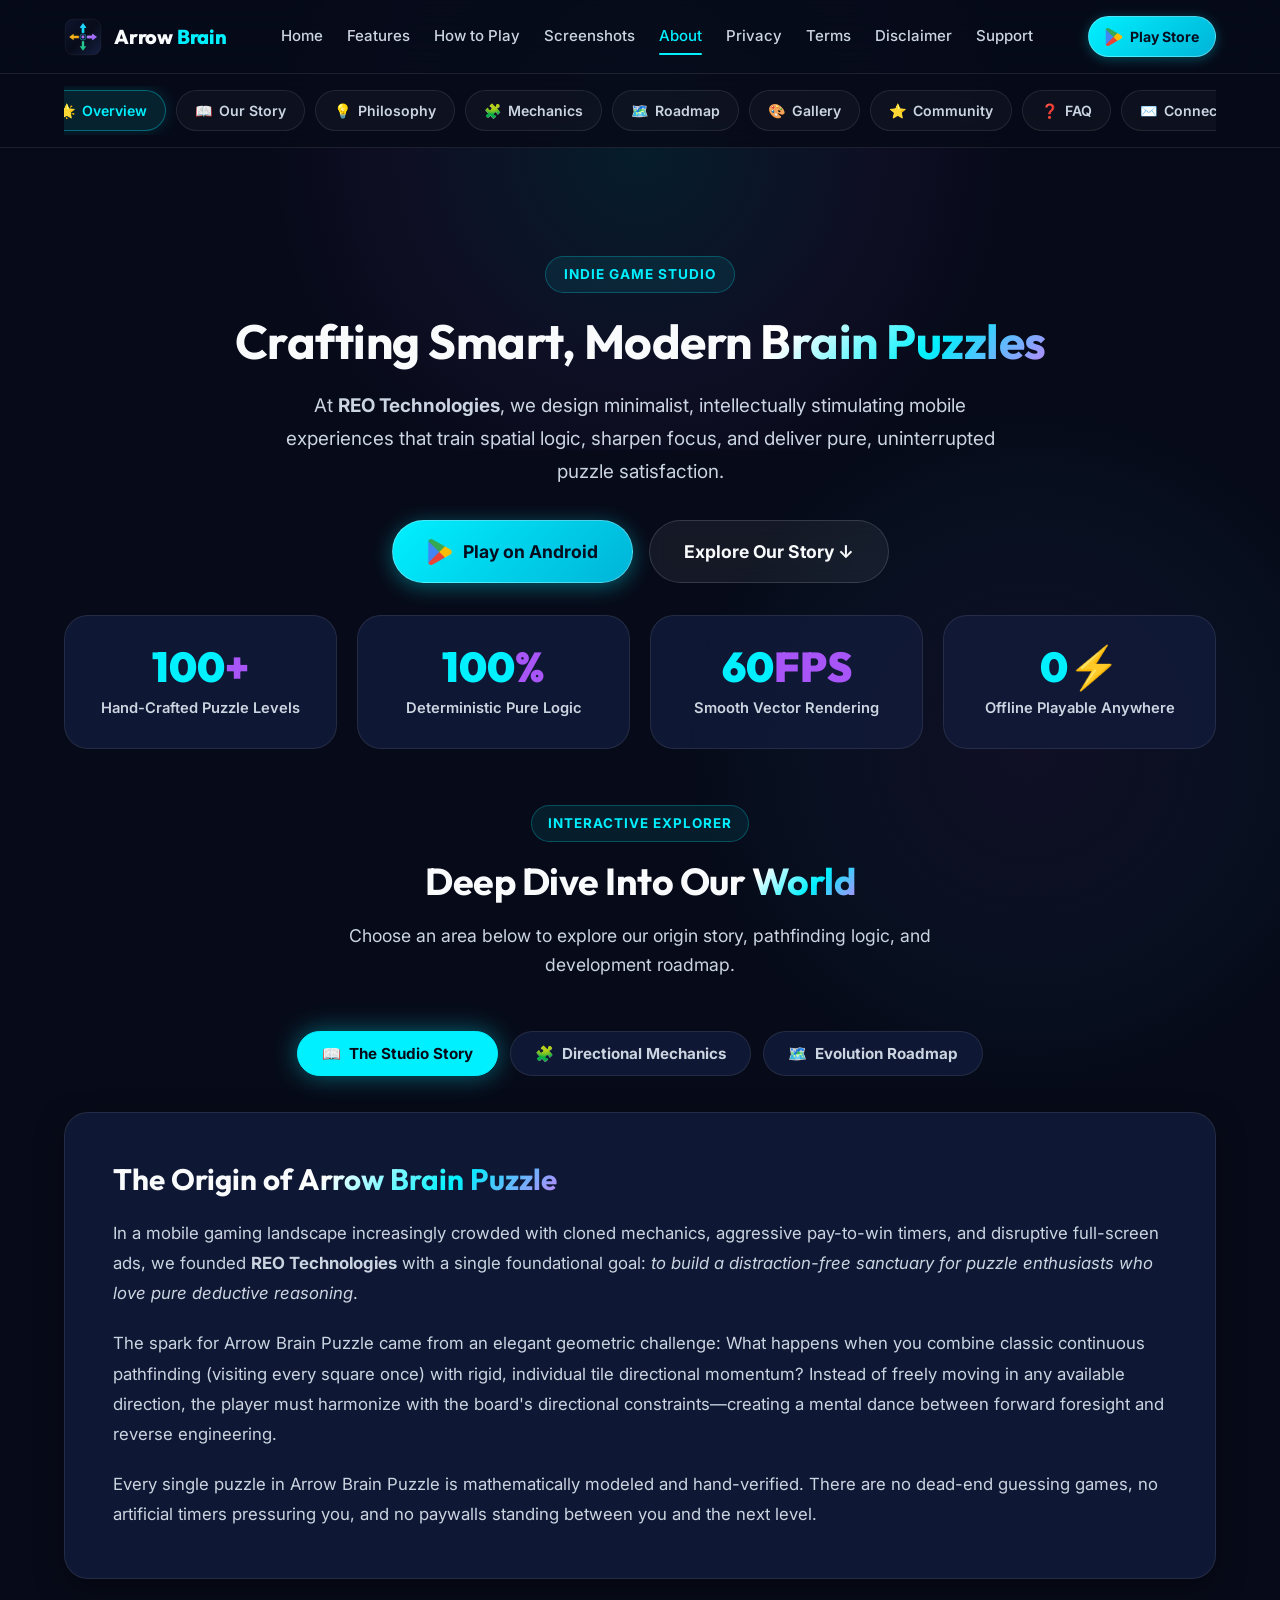
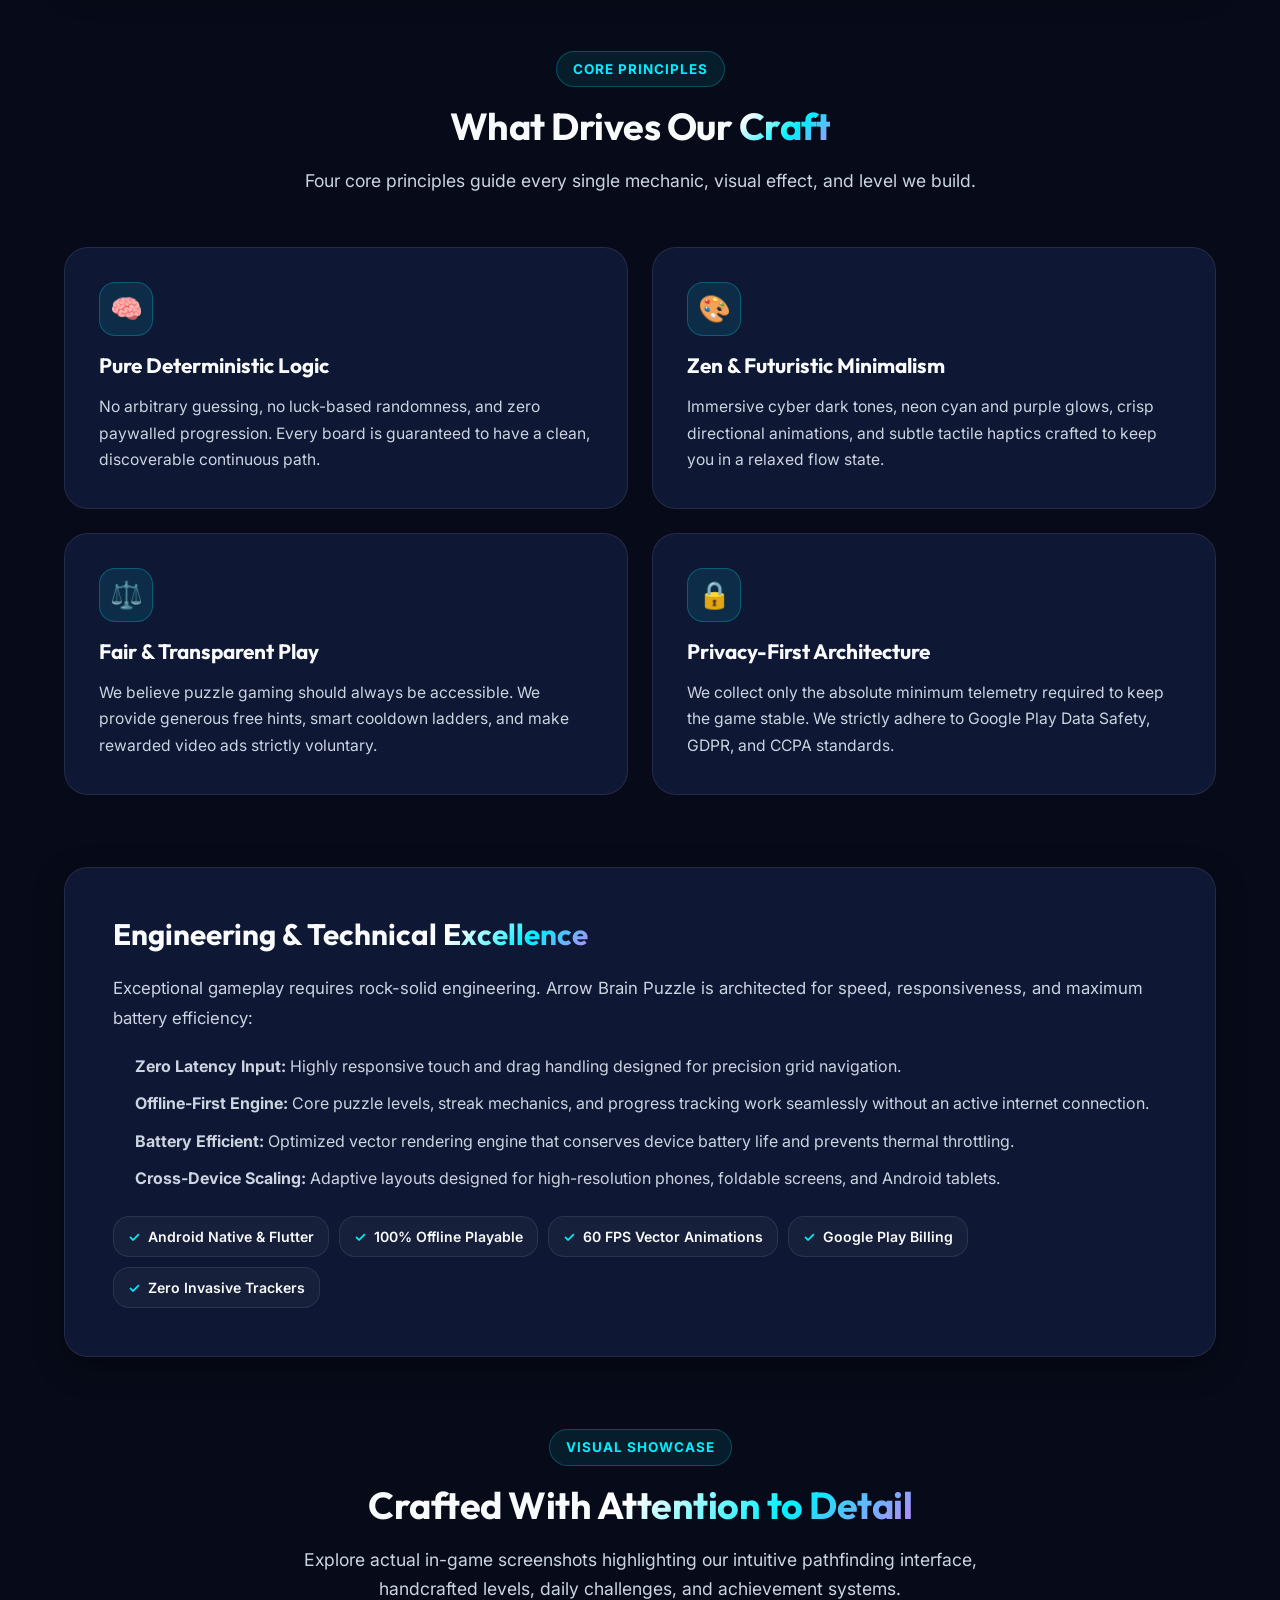
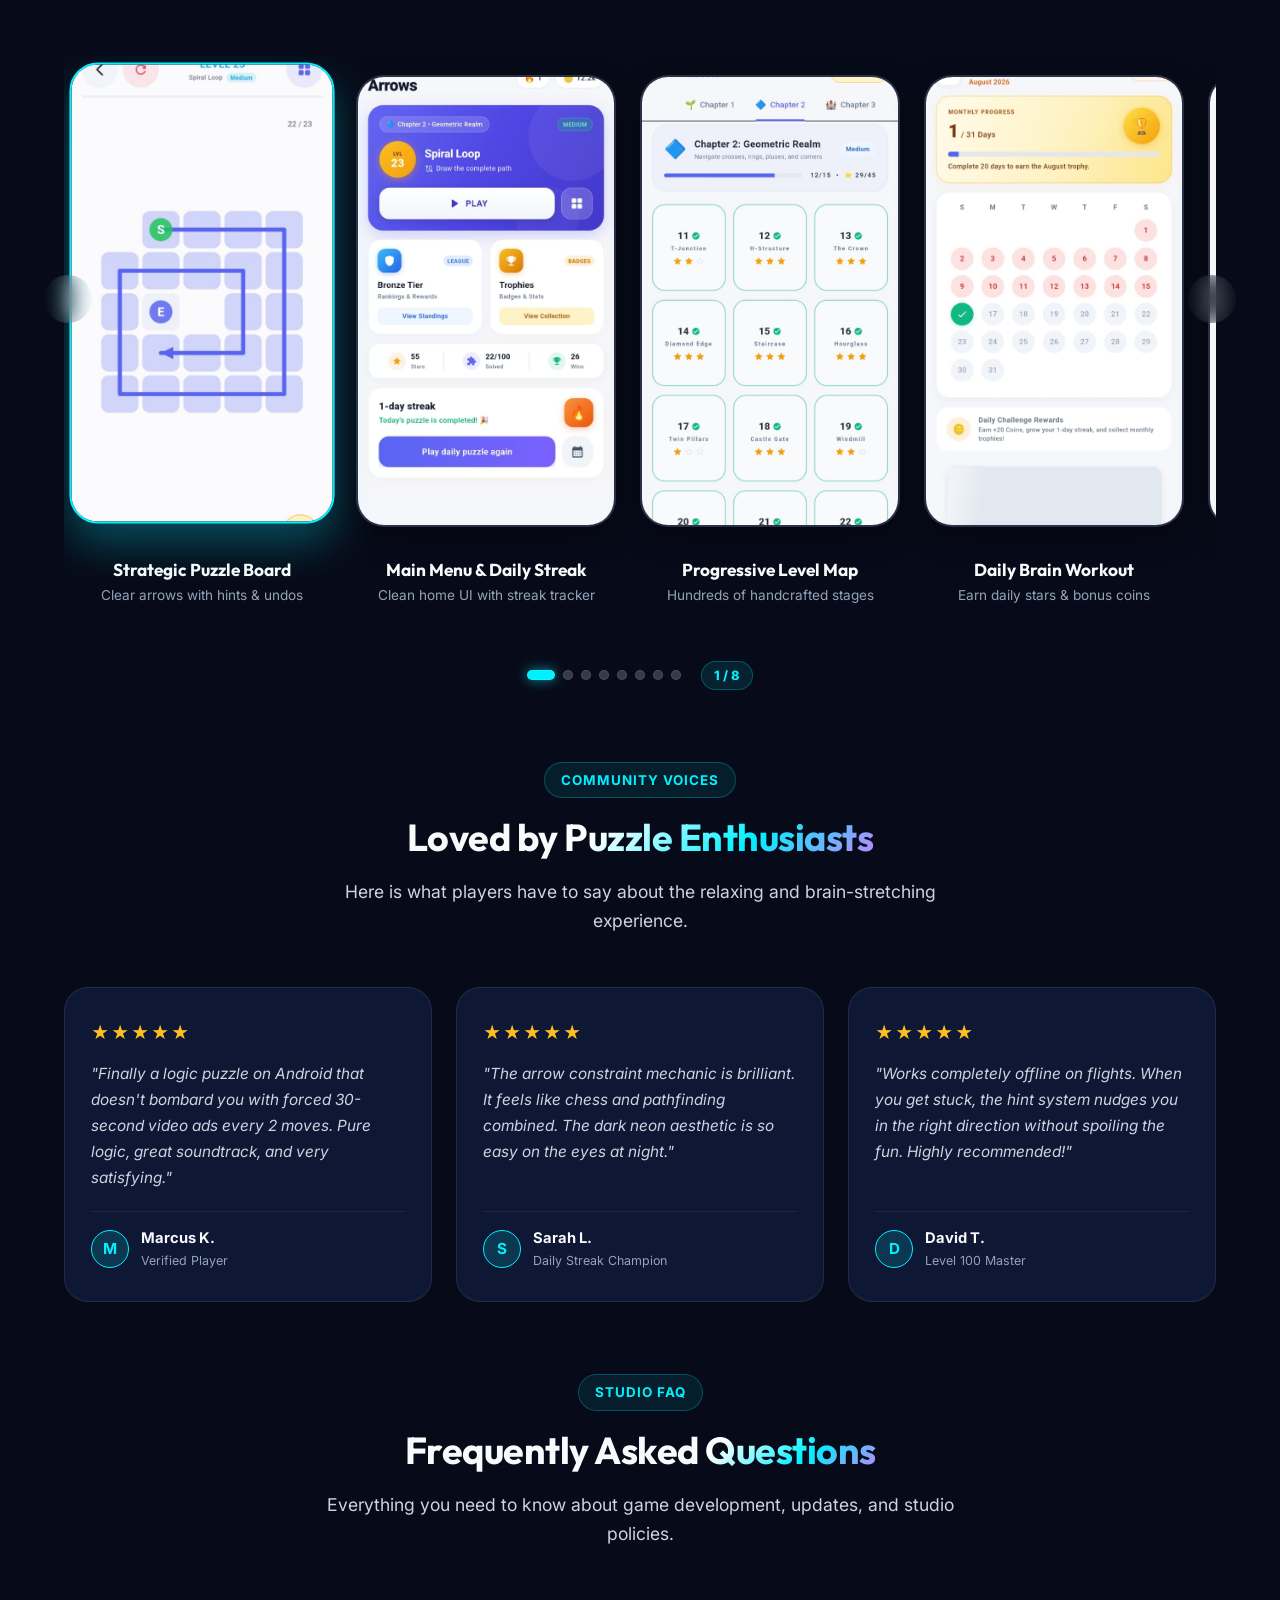
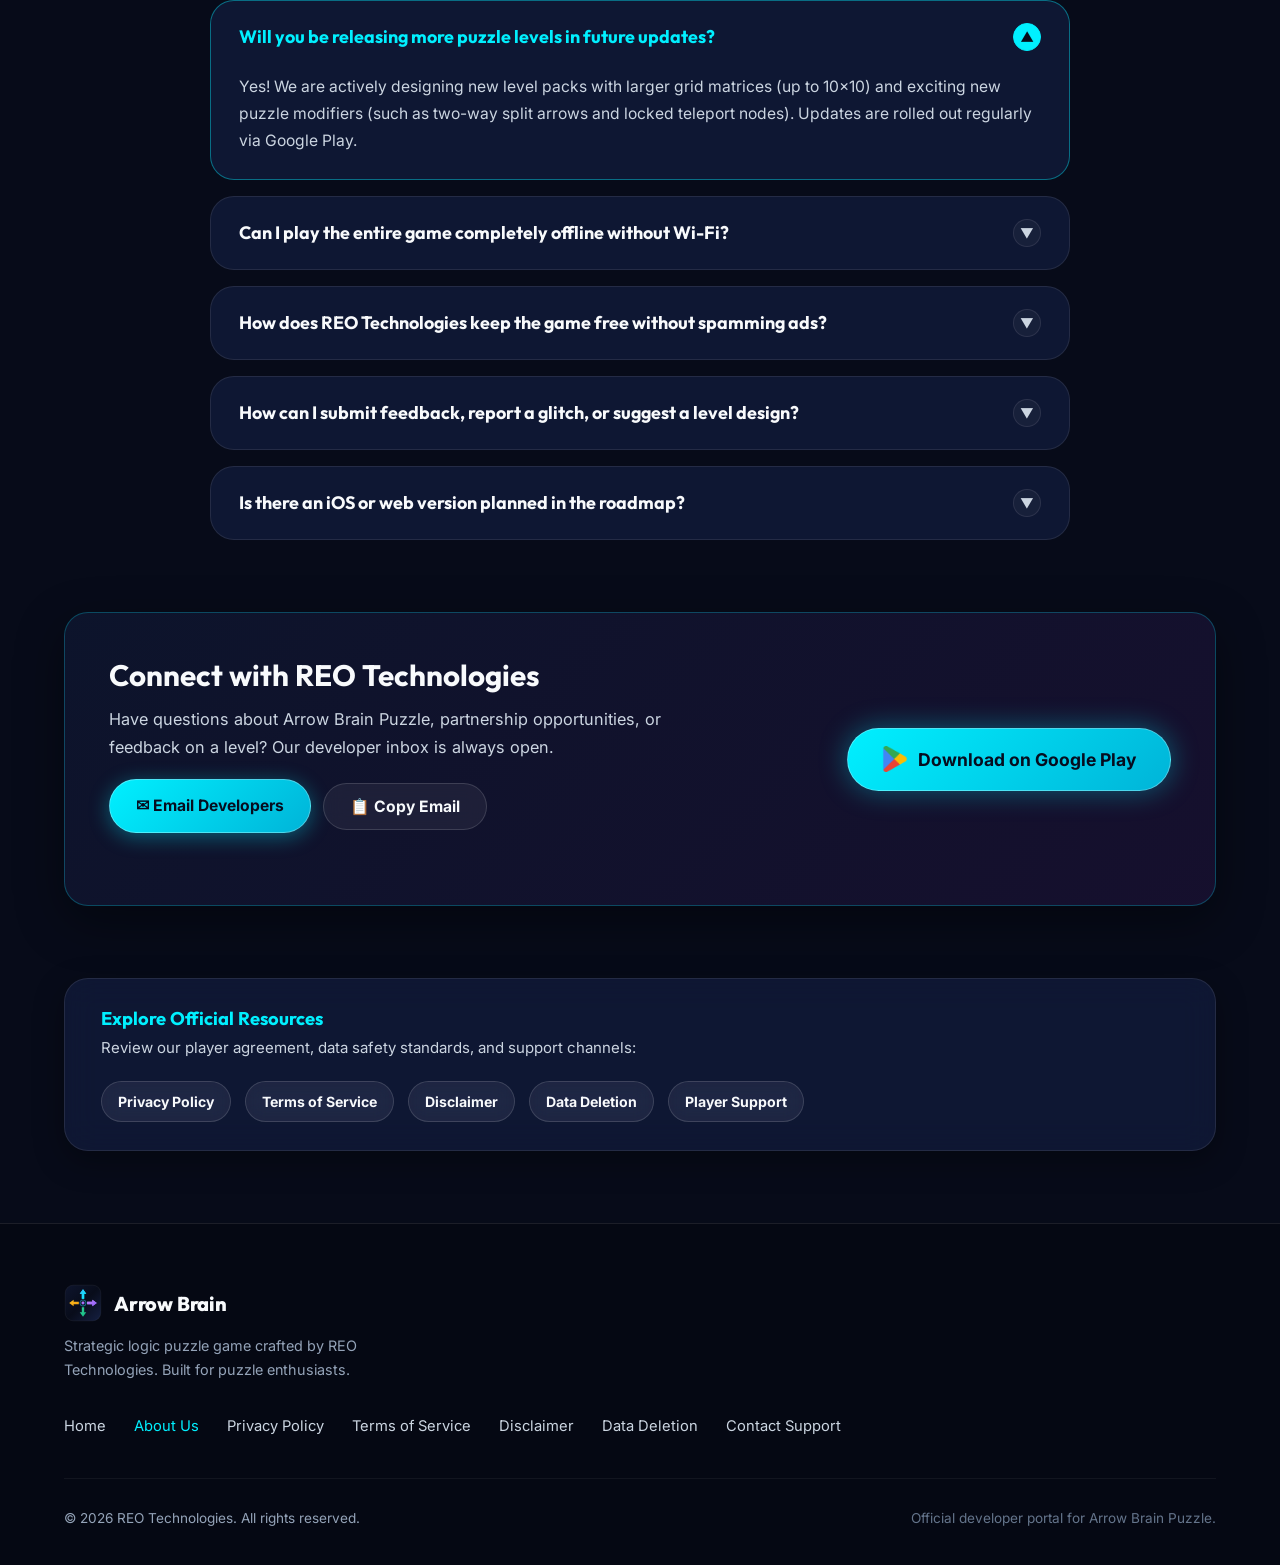
<file: about.html>
<!DOCTYPE html>
<html lang="en">
<head>
  <meta charset="UTF-8">
  <meta name="viewport" content="width=device-width, initial-scale=1.0">
  <title>About Us - Arrow Brain Puzzle | REO Technologies</title>
  
  <!-- SEO & Brand Metadata -->
  <meta name="description" content="Discover the mission, design philosophy, craftsmanship, and engineering roadmap behind Arrow Brain Puzzle by REO Technologies. Smart, zen-focused spatial logic puzzle games for Android.">
  <meta name="robots" content="index, follow">
  <link rel="canonical" href="https://raheemreo.github.io/arrow-brain-puzzle-site/about.html">

  <!-- Open Graph -->
  <meta property="og:type" content="website">
  <meta property="og:url" content="https://raheemreo.github.io/arrow-brain-puzzle-site/about.html">
  <meta property="og:title" content="About Us - Arrow Brain Puzzle | REO Technologies">
  <meta property="og:description" content="Explore the studio story, core philosophy, and technical craftsmanship behind Arrow Brain Puzzle.">
  <meta property="og:image" content="./assets/icons/app-icon.svg">

  <!-- Mobile & Theme -->
  <meta name="theme-color" content="#070b19">
  <link rel="icon" type="image/svg+xml" href="./assets/icons/app-icon.svg">

  <!-- Google Fonts Preconnect & Stylesheet -->
  <link rel="preconnect" href="https://fonts.googleapis.com">
  <link rel="preconnect" href="https://fonts.gstatic.com" crossorigin>
  <link href="https://fonts.googleapis.com/css2?family=Inter:wght@400;500;600;700&family=Outfit:wght@600;700;800;900&display=swap" rel="stylesheet">

  <!-- Main Stylesheet -->
  <link rel="stylesheet" href="./style.css">
</head>
<body>
  <a href="#main-content" class="skip-to-content">Skip to main content</a>

  <!-- Header Navigation -->
  <header class="header">
    <div class="container header-container">
      <a href="./index.html" class="logo-link" aria-label="Arrow Brain Puzzle Home">
        <img src="./assets/icons/app-icon.svg" alt="Arrow Brain Puzzle Logo" class="logo-icon" width="38" height="38">
        <span class="logo-text">Arrow <span>Brain</span></span>
      </a>

      <nav class="nav-menu" id="primary-nav" aria-label="Primary Navigation">
        <a href="./index.html" class="nav-link">Home</a>
        <a href="./index.html#features" class="nav-link">Features</a>
        <a href="./index.html#how-to-play" class="nav-link">How to Play</a>
        <a href="./index.html#screenshots" class="nav-link">Screenshots</a>
        <a href="./about.html" class="nav-link active">About</a>
        <a href="./privacy.html" class="nav-link">Privacy</a>
        <a href="./terms.html" class="nav-link">Terms</a>
        <a href="./disclaimer.html" class="nav-link">Disclaimer</a>
        <a href="./contact.html" class="nav-link">Support</a>
      </nav>

      <div class="nav-actions">
        <a href="https://play.google.com/store/apps/details?id=com.reotech.arrow_brain_puzzle" target="_blank" rel="noopener noreferrer" class="btn btn-primary btn-nav" aria-label="Get it on Google Play">
          <img src="./assets/icons/google-play-store-icon.webp" alt="Google Play" class="btn-icon" width="18" height="18">
          <span>Play Store</span>
        </a>

        <button class="mobile-toggle" aria-controls="primary-nav" aria-expanded="false" aria-label="Toggle navigation menu">
          <span></span>
        </button>
      </div>
    </div>
  </header>

  <!-- Sticky Quick-Jump Navigation Bar -->
  <div class="about-subnav-wrapper" aria-label="About Page Quick Navigation">
    <div class="container">
      <nav class="about-subnav">
        <a href="#overview" class="about-subnav-link active"><span>🌟</span> Overview</a>
        <a href="#story" class="about-subnav-link"><span>📖</span> Our Story</a>
        <a href="#philosophy" class="about-subnav-link"><span>💡</span> Philosophy</a>
        <a href="#mechanics" class="about-subnav-link"><span>🧩</span> Mechanics</a>
        <a href="#roadmap" class="about-subnav-link"><span>🗺️</span> Roadmap</a>
        <a href="#craftsmanship" class="about-subnav-link"><span>🎨</span> Gallery</a>
        <a href="#reviews" class="about-subnav-link"><span>⭐</span> Community</a>
        <a href="#faq" class="about-subnav-link"><span>❓</span> FAQ</a>
        <a href="#connect" class="about-subnav-link"><span>✉️</span> Connect</a>
      </nav>
    </div>
  </div>

  <!-- About Us Main Content -->
  <main id="main-content" class="container">
    
    <!-- Hero Banner Section -->
    <section class="about-hero" id="overview">
      <div class="about-hero-badge">Indie Game Studio</div>
      <h1>Crafting Smart, Modern <span class="text-gradient">Brain Puzzles</span></h1>
      <p class="lead">
        At <strong>REO Technologies</strong>, we design minimalist, intellectually stimulating mobile experiences that train spatial logic, sharpen focus, and deliver pure, uninterrupted puzzle satisfaction.
      </p>
      <div style="display: flex; justify-content: center; gap: 16px; flex-wrap: wrap;">
        <a href="https://play.google.com/store/apps/details?id=com.reotech.arrow_brain_puzzle" target="_blank" rel="noopener noreferrer" class="btn btn-primary btn-lg">
          <img src="./assets/icons/google-play-store-icon.webp" alt="Google Play" class="btn-icon" width="22" height="22">
          <span>Play on Android</span>
        </a>
        <a href="#story" class="btn btn-secondary btn-lg">
          <span>Explore Our Story ↓</span>
        </a>
      </div>
    </section>

    <!-- Key Studio & Game Stats -->
    <section class="about-stats-grid" aria-label="Key Game Statistics">
      <div class="about-stat-card">
        <div class="stat-num">100<span>+</span></div>
        <div class="stat-title">Hand-Crafted Puzzle Levels</div>
      </div>
      <div class="about-stat-card">
        <div class="stat-num">100<span>%</span></div>
        <div class="stat-title">Deterministic Pure Logic</div>
      </div>
      <div class="about-stat-card">
        <div class="stat-num">60<span>FPS</span></div>
        <div class="stat-title">Smooth Vector Rendering</div>
      </div>
      <div class="about-stat-card">
        <div class="stat-num">0<span>⚡</span></div>
        <div class="stat-title">Offline Playable Anywhere</div>
      </div>
    </section>

    <!-- Interactive Experience Explorer (Tabs) -->
    <section class="about-section-block" id="story">
      <div class="section-header">
        <div class="section-tag">Interactive Explorer</div>
        <h2>Deep Dive Into Our <span class="text-gradient">World</span></h2>
        <p>Choose an area below to explore our origin story, pathfinding logic, and development roadmap.</p>
      </div>

      <!-- Tab Buttons -->
      <div class="about-tabs-nav" role="tablist">
        <button type="button" class="about-tab-btn active" data-about-tab="tab-story" role="tab" aria-selected="true">
          <span>📖</span> The Studio Story
        </button>
        <button type="button" class="about-tab-btn" data-about-tab="tab-mechanics" role="tab" aria-selected="false">
          <span>🧩</span> Directional Mechanics
        </button>
        <button type="button" class="about-tab-btn" data-about-tab="tab-roadmap" role="tab" aria-selected="false">
          <span>🗺️</span> Evolution Roadmap
        </button>
      </div>

      <!-- Tab Content 1: Studio Story -->
      <div class="about-tab-content active" id="tab-story" role="tabpanel">
        <div class="about-story-card">
          <h3>The Origin of <span class="text-gradient">Arrow Brain Puzzle</span></h3>
          <p>
            In a mobile gaming landscape increasingly crowded with cloned mechanics, aggressive pay-to-win timers, and disruptive full-screen ads, we founded <strong>REO Technologies</strong> with a single foundational goal: <em>to build a distraction-free sanctuary for puzzle enthusiasts who love pure deductive reasoning</em>.
          </p>
          <p>
            The spark for Arrow Brain Puzzle came from an elegant geometric challenge: What happens when you combine classic continuous pathfinding (visiting every square once) with rigid, individual tile directional momentum? Instead of freely moving in any available direction, the player must harmonize with the board's directional constraints—creating a mental dance between forward foresight and reverse engineering.
          </p>
          <p>
            Every single puzzle in Arrow Brain Puzzle is mathematically modeled and hand-verified. There are no dead-end guessing games, no artificial timers pressuring you, and no paywalls standing between you and the next level.
          </p>
        </div>
      </div>

      <!-- Tab Content 2: Mechanics & Interactive Arrow Playground -->
      <div class="about-tab-content" id="tab-mechanics" role="tabpanel">
        <div class="about-story-card">
          <h3>Mathematical Logic &amp; Spatial Constraints</h3>
          <p>
            The core gameplay is rooted in graph theory and spatial topology. The player starts at cell <strong style="color: var(--color-emerald);">[Start]</strong> and must reach cell <strong style="color: var(--color-cyan);">[Exit]</strong> while traversing all intermediate arrow tiles exactly once.
          </p>
          
          <div class="arrow-interactive-demo-card">
            <h4 style="font-size: 1.2rem; margin-bottom: 6px; color: var(--text-primary);">Interactive Directional Logic Tester</h4>
            <p style="color: var(--text-secondary); font-size: 0.92rem; margin-bottom: 0;">
              Tap any directional arrow below to explore how it guides momentum across the board:
            </p>

            <div class="arrow-interactive-grid">
              <div class="arrow-interactive-tile selected" data-direction="right" tabindex="0" role="button" aria-label="Right Arrow Logic">
                <div class="tile-icon">➡️</div>
                <div class="tile-label">Right Tile</div>
              </div>
              <div class="arrow-interactive-tile" data-direction="down" tabindex="0" role="button" aria-label="Down Arrow Logic">
                <div class="tile-icon">⬇️</div>
                <div class="tile-label">Down Tile</div>
              </div>
              <div class="arrow-interactive-tile" data-direction="left" tabindex="0" role="button" aria-label="Left Arrow Logic">
                <div class="tile-icon">⬅️</div>
                <div class="tile-label">Left Tile</div>
              </div>
              <div class="arrow-interactive-tile" data-direction="up" tabindex="0" role="button" aria-label="Up Arrow Logic">
                <div class="tile-icon">⬆️</div>
                <div class="tile-label">Up Tile</div>
              </div>
            </div>

            <div class="arrow-logic-explanation" id="arrowLogicExplanation">
              <strong>➡️ Right Tile:</strong> Forces path exit to the East. When entering from the left, this tile locks in linear momentum and prevents premature upward or downward branching.
            </div>
          </div>
        </div>
      </div>

      <!-- Tab Content 3: Roadmap Timeline -->
      <div class="about-tab-content" id="tab-roadmap" role="tabpanel">
        <div class="about-story-card">
          <h3>Our Journey &amp; Future Milestones</h3>
          <p>
            We are committed to long-term game support and continuous innovation. Here is a look at where we started, what we've achieved, and where we're heading next:
          </p>

          <div class="roadmap-timeline">
            <!-- Step 1 -->
            <div class="roadmap-item completed">
              <div class="roadmap-dot">✓</div>
              <div class="roadmap-content">
                <div class="roadmap-header">
                  <h3>Phase 1: Spatial Engine &amp; Core Math</h3>
                  <span class="roadmap-badge completed">Completed</span>
                </div>
                <p>Designed the foundational Hamiltonian path generation engine, established directional tile mechanics, and engineered responsive touch controls.</p>
              </div>
            </div>

            <!-- Step 2 -->
            <div class="roadmap-item completed">
              <div class="roadmap-dot">✓</div>
              <div class="roadmap-content">
                <div class="roadmap-header">
                  <h3>Phase 2: 100 Hand-Crafted Levels &amp; Hint AI</h3>
                  <span class="roadmap-badge completed">Completed</span>
                </div>
                <p>Curated a progressive difficulty curve from 4x4 tutorials to 8x8 master mazes. Added smart step-by-step hint assistance and non-intrusive cooldowns.</p>
              </div>
            </div>

            <!-- Step 3 -->
            <div class="roadmap-item in-progress">
              <div class="roadmap-dot">⚡</div>
              <div class="roadmap-content">
                <div class="roadmap-header">
                  <h3>Phase 3: Daily Challenges, Trophies &amp; Leagues</h3>
                  <span class="roadmap-badge in-progress">Active Build</span>
                </div>
                <p>Introduced daily procedural challenges with streak trackers, collectible mastery trophies, competitive leagues, and seamless offline progress saving.</p>
              </div>
            </div>

            <!-- Step 4 -->
            <div class="roadmap-item future">
              <div class="roadmap-dot">🔮</div>
              <div class="roadmap-content">
                <div class="roadmap-header">
                  <h3>Phase 4: Community Level Editor &amp; Tablet UI</h3>
                  <span class="roadmap-badge future">Upcoming</span>
                </div>
                <p>Developing an in-game custom puzzle builder allowing players to create and share their own directional brain teasers with the global community.</p>
              </div>
            </div>
          </div>
        </div>
      </div>
    </section>

    <!-- Core Pillars & Design Philosophy -->
    <section class="about-section-block" id="philosophy">
      <div class="section-header">
        <div class="section-tag">Core Principles</div>
        <h2>What Drives Our <span class="text-gradient">Craft</span></h2>
        <p>Four core principles guide every single mechanic, visual effect, and level we build.</p>
      </div>

      <div class="about-values-grid">
        <div class="about-value-card">
          <div class="about-value-icon">🧠</div>
          <h3>Pure Deterministic Logic</h3>
          <p>
            No arbitrary guessing, no luck-based randomness, and zero paywalled progression. Every board is guaranteed to have a clean, discoverable continuous path.
          </p>
        </div>

        <div class="about-value-card">
          <div class="about-value-icon">🎨</div>
          <h3>Zen &amp; Futuristic Minimalism</h3>
          <p>
            Immersive cyber dark tones, neon cyan and purple glows, crisp directional animations, and subtle tactile haptics crafted to keep you in a relaxed flow state.
          </p>
        </div>

        <div class="about-value-card">
          <div class="about-value-icon">⚖️</div>
          <h3>Fair &amp; Transparent Play</h3>
          <p>
            We believe puzzle gaming should always be accessible. We provide generous free hints, smart cooldown ladders, and make rewarded video ads strictly voluntary.
          </p>
        </div>

        <div class="about-value-card">
          <div class="about-value-icon">🔒</div>
          <h3>Privacy-First Architecture</h3>
          <p>
            We collect only the absolute minimum telemetry required to keep the game stable. We strictly adhere to Google Play Data Safety, GDPR, and CCPA standards.
          </p>
        </div>
      </div>
    </section>

    <!-- Technical Craftsmanship & Engineering -->
    <section class="about-section-block" id="mechanics">
      <div class="about-story-card">
        <h2>Engineering &amp; Technical <span class="text-gradient">Excellence</span></h2>
        <p>
          Exceptional gameplay requires rock-solid engineering. Arrow Brain Puzzle is architected for speed, responsiveness, and maximum battery efficiency:
        </p>
        <ul>
          <li><strong>Zero Latency Input:</strong> Highly responsive touch and drag handling designed for precision grid navigation.</li>
          <li><strong>Offline-First Engine:</strong> Core puzzle levels, streak mechanics, and progress tracking work seamlessly without an active internet connection.</li>
          <li><strong>Battery Efficient:</strong> Optimized vector rendering engine that conserves device battery life and prevents thermal throttling.</li>
          <li><strong>Cross-Device Scaling:</strong> Adaptive layouts designed for high-resolution phones, foldable screens, and Android tablets.</li>
        </ul>

        <div class="about-tech-badges">
          <div class="about-tech-badge"><span>✓</span> Android Native &amp; Flutter</div>
          <div class="about-tech-badge"><span>✓</span> 100% Offline Playable</div>
          <div class="about-tech-badge"><span>✓</span> 60 FPS Vector Animations</div>
          <div class="about-tech-badge"><span>✓</span> Google Play Billing</div>
          <div class="about-tech-badge"><span>✓</span> Zero Invasive Trackers</div>
        </div>
      </div>
    </section>

    <!-- Visual Craftsmanship Showcase (Sliding Gallery Carousel) -->
    <section class="about-section-block" id="craftsmanship">
      <div class="section-header">
        <div class="section-tag">Visual Showcase</div>
        <h2>Crafted With <span class="text-gradient">Attention to Detail</span></h2>
        <p>Explore actual in-game screenshots highlighting our intuitive pathfinding interface, handcrafted levels, daily challenges, and achievement systems.</p>
      </div>

      <div class="screenshots-slider-wrapper">
        <!-- Navigation Arrow Left -->
        <button class="slider-nav-btn slider-prev-btn" aria-label="Previous Screenshot" type="button">
          <svg viewBox="0 0 24 24" fill="none" stroke="currentColor" stroke-width="2.5" stroke-linecap="round" stroke-linejoin="round">
            <polyline points="15 18 9 12 15 6"></polyline>
          </svg>
        </button>

        <!-- Slider Viewport & Track -->
        <div class="screenshots-viewport">
          <div class="screenshots-slider-track">
            <!-- Slide 1: Gameplay Screen -->
            <div class="screenshot-slide active" data-index="0">
              <div class="screenshot-mockup-frame">
                <img src="./assets/images/screenshot-game-screen.jpeg" alt="Arrow Brain Puzzle - Active Logic Board Gameplay" class="screenshot-img" loading="lazy" width="400" height="700">
              </div>
              <div class="slide-caption-box">
                <h3 class="screenshot-caption">Strategic Puzzle Board</h3>
                <p class="screenshot-subtext">Clear arrows with hints &amp; undos</p>
              </div>
            </div>

            <!-- Slide 2: Home Screen & Daily Streak -->
            <div class="screenshot-slide" data-index="1">
              <div class="screenshot-mockup-frame">
                <img src="./assets/images/screenshot-home.jpeg" alt="Arrow Brain Puzzle - Home Screen and Daily Streak" class="screenshot-img" loading="lazy" width="400" height="700">
              </div>
              <div class="slide-caption-box">
                <h3 class="screenshot-caption">Main Menu &amp; Daily Streak</h3>
                <p class="screenshot-subtext">Clean home UI with streak tracker</p>
              </div>
            </div>

            <!-- Slide 3: Level Map Progression -->
            <div class="screenshot-slide" data-index="2">
              <div class="screenshot-mockup-frame">
                <img src="./assets/images/screenshot-levels.jpeg" alt="Arrow Brain Puzzle - Progressive Level Map" class="screenshot-img" loading="lazy" width="400" height="700">
              </div>
              <div class="slide-caption-box">
                <h3 class="screenshot-caption">Progressive Level Map</h3>
                <p class="screenshot-subtext">Hundreds of handcrafted stages</p>
              </div>
            </div>

            <!-- Slide 4: Daily Challenge System -->
            <div class="screenshot-slide" data-index="3">
              <div class="screenshot-mockup-frame">
                <img src="./assets/images/screenshot-daily-challenge.jpeg" alt="Arrow Brain Puzzle - Daily Brain Workout Challenge" class="screenshot-img" loading="lazy" width="400" height="700">
              </div>
              <div class="slide-caption-box">
                <h3 class="screenshot-caption">Daily Brain Workout</h3>
                <p class="screenshot-subtext">Earn daily stars &amp; bonus coins</p>
              </div>
            </div>

            <!-- Slide 5: Achievements & Trophies -->
            <div class="screenshot-slide" data-index="4">
              <div class="screenshot-mockup-frame">
                <img src="./assets/images/screenshot-trophies.jpeg" alt="Arrow Brain Puzzle - Achievements and Trophies" class="screenshot-img" loading="lazy" width="400" height="700">
              </div>
              <div class="slide-caption-box">
                <h3 class="screenshot-caption">Achievements &amp; Trophies</h3>
                <p class="screenshot-subtext">Unlock rewards for master solutions</p>
              </div>
            </div>

            <!-- Slide 6: Competitive Leagues -->
            <div class="screenshot-slide" data-index="5">
              <div class="screenshot-mockup-frame">
                <img src="./assets/images/screenshot-leagues.jpeg" alt="Arrow Brain Puzzle - Competitive Leagues & Rankings" class="screenshot-img" loading="lazy" width="400" height="700">
              </div>
              <div class="slide-caption-box">
                <h3 class="screenshot-caption">Competitive Leagues</h3>
                <p class="screenshot-subtext">Climb divisions and rank up</p>
              </div>
            </div>

            <!-- Slide 7: Coin Shop & Boosters -->
            <div class="screenshot-slide" data-index="6">
              <div class="screenshot-mockup-frame">
                <img src="./assets/images/screenshot-coin-shop.jpeg" alt="Arrow Brain Puzzle - Coin Shop & Boosters" class="screenshot-img" loading="lazy" width="400" height="700">
              </div>
              <div class="slide-caption-box">
                <h3 class="screenshot-caption">Coin Shop &amp; Boosters</h3>
                <p class="screenshot-subtext">Get hints, undos &amp; coin packages</p>
              </div>
            </div>

            <!-- Slide 8: Game Settings & Privacy -->
            <div class="screenshot-slide" data-index="7">
              <div class="screenshot-mockup-frame">
                <img src="./assets/images/screenshot-settings.jpeg" alt="Arrow Brain Puzzle - Game Settings & Privacy Controls" class="screenshot-img" loading="lazy" width="400" height="700">
              </div>
              <div class="slide-caption-box">
                <h3 class="screenshot-caption">Game Settings &amp; Privacy</h3>
                <p class="screenshot-subtext">Audio controls &amp; consent settings</p>
              </div>
            </div>
          </div>
        </div>

        <!-- Navigation Arrow Right -->
        <button class="slider-nav-btn slider-next-btn" aria-label="Next Screenshot" type="button">
          <svg viewBox="0 0 24 24" fill="none" stroke="currentColor" stroke-width="2.5" stroke-linecap="round" stroke-linejoin="round">
            <polyline points="9 18 15 12 9 6"></polyline>
          </svg>
        </button>
      </div>

      <!-- Slider Pagination Indicator Dots & Live Counter -->
      <div class="slider-footer-controls">
        <div class="slider-dots">
          <!-- Rendered via script.js -->
        </div>
        <div class="slider-counter-badge">1 / 8</div>
      </div>
    </section>

    <!-- Player Testimonials & Community Feedback -->
    <section class="about-section-block" id="reviews">
      <div class="section-header">
        <div class="section-tag">Community Voices</div>
        <h2>Loved by <span class="text-gradient">Puzzle Enthusiasts</span></h2>
        <p>Here is what players have to say about the relaxing and brain-stretching experience.</p>
      </div>

      <div class="about-reviews-grid">
        <div class="about-review-card">
          <div>
            <div class="review-stars">★★★★★</div>
            <p class="review-quote">
              "Finally a logic puzzle on Android that doesn't bombard you with forced 30-second video ads every 2 moves. Pure logic, great soundtrack, and very satisfying."
            </p>
          </div>
          <div class="review-author">
            <div class="author-avatar">M</div>
            <div class="author-info">
              <div class="author-name">Marcus K.</div>
              <div class="author-badge">Verified Player</div>
            </div>
          </div>
        </div>

        <div class="about-review-card">
          <div>
            <div class="review-stars">★★★★★</div>
            <p class="review-quote">
              "The arrow constraint mechanic is brilliant. It feels like chess and pathfinding combined. The dark neon aesthetic is so easy on the eyes at night."
            </p>
          </div>
          <div class="review-author">
            <div class="author-avatar">S</div>
            <div class="author-info">
              <div class="author-name">Sarah L.</div>
              <div class="author-badge">Daily Streak Champion</div>
            </div>
          </div>
        </div>

        <div class="about-review-card">
          <div>
            <div class="review-stars">★★★★★</div>
            <p class="review-quote">
              "Works completely offline on flights. When you get stuck, the hint system nudges you in the right direction without spoiling the fun. Highly recommended!"
            </p>
          </div>
          <div class="review-author">
            <div class="author-avatar">D</div>
            <div class="author-info">
              <div class="author-name">David T.</div>
              <div class="author-badge">Level 100 Master</div>
            </div>
          </div>
        </div>
      </div>
    </section>

    <!-- Frequently Asked Questions (Interactive Accordion) -->
    <section class="about-section-block" id="faq">
      <div class="section-header">
        <div class="section-tag">Studio FAQ</div>
        <h2>Frequently Asked <span class="text-gradient">Questions</span></h2>
        <p>Everything you need to know about game development, updates, and studio policies.</p>
      </div>

      <div class="about-faq-list">
        <!-- FAQ Item 1 -->
        <div class="about-faq-item active">
          <button type="button" class="about-faq-btn" aria-expanded="true">
            <span class="about-faq-title">Will you be releasing more puzzle levels in future updates?</span>
            <span class="about-faq-chevron">▼</span>
          </button>
          <div class="about-faq-content">
            Yes! We are actively designing new level packs with larger grid matrices (up to 10x10) and exciting new puzzle modifiers (such as two-way split arrows and locked teleport nodes). Updates are rolled out regularly via Google Play.
          </div>
        </div>

        <!-- FAQ Item 2 -->
        <div class="about-faq-item">
          <button type="button" class="about-faq-btn" aria-expanded="false">
            <span class="about-faq-title">Can I play the entire game completely offline without Wi-Fi?</span>
            <span class="about-faq-chevron">▼</span>
          </button>
          <div class="about-faq-content">
            Absolutely. All 100+ core levels, star ratings, and progress saves are stored locally on your device. You do not need an active internet connection to solve puzzles, track streaks, or play on commutes. Internet is only required if you choose to watch voluntary rewarded video ads for bonus coins.
          </div>
        </div>

        <!-- FAQ Item 3 -->
        <div class="about-faq-item">
          <button type="button" class="about-faq-btn" aria-expanded="false">
            <span class="about-faq-title">How does REO Technologies keep the game free without spamming ads?</span>
            <span class="about-faq-chevron">▼</span>
          </button>
          <div class="about-faq-content">
            We respect player immersion. We do not show intrusive mid-puzzle popups or unskippable spam ads. Instead, we use voluntary rewarded video ads where players freely opt-in to earn bonus coins or extra hints, alongside an optional one-time "Remove Ads" in-app purchase.
          </div>
        </div>

        <!-- FAQ Item 4 -->
        <div class="about-faq-item">
          <button type="button" class="about-faq-btn" aria-expanded="false">
            <span class="about-faq-title">How can I submit feedback, report a glitch, or suggest a level design?</span>
            <span class="about-faq-chevron">▼</span>
          </button>
          <div class="about-faq-content">
            We love hearing from our community! You can email our development team directly at <a href="mailto:reodevelopers@gmail.com" style="color: var(--color-cyan); font-weight: 600;">reodevelopers@gmail.com</a>. We personally read every email and incorporate player suggestions into our development roadmap.
          </div>
        </div>

        <!-- FAQ Item 5 -->
        <div class="about-faq-item">
          <button type="button" class="about-faq-btn" aria-expanded="false">
            <span class="about-faq-title">Is there an iOS or web version planned in the roadmap?</span>
            <span class="about-faq-chevron">▼</span>
          </button>
          <div class="about-faq-content">
            We are currently optimizing the Android release to perfection on Google Play. An Apple iOS release and an interactive WebGL browser version are planned for Phase 4 of our roadmap.
          </div>
        </div>
      </div>
    </section>

    <!-- Team & Studio Contact Card -->
    <section class="about-section-block" id="connect">
      <div class="about-team-card">
        <div class="about-team-info">
          <h3>Connect with REO Technologies</h3>
          <p>
            Have questions about Arrow Brain Puzzle, partnership opportunities, or feedback on a level? Our developer inbox is always open.
          </p>
          <div class="copy-pill-wrap">
            <a href="mailto:reodevelopers@gmail.com?subject=Arrow%20Brain%20Puzzle%20Studio%20Inquiry" class="btn btn-primary" aria-label="Email reodevelopers@gmail.com">
              <span>✉ Email Developers</span>
            </a>
            <button type="button" class="btn btn-secondary" id="copyStudioEmailBtn" aria-label="Copy Studio Email Address">
              <span>📋 Copy Email</span>
            </button>
          </div>
          <div class="copy-email-toast" id="studioCopyToast" aria-live="polite"></div>
        </div>

        <div class="about-team-actions">
          <a href="https://play.google.com/store/apps/details?id=com.reotech.arrow_brain_puzzle" target="_blank" rel="noopener noreferrer" class="btn btn-primary btn-lg" style="box-shadow: 0 0 28px rgba(0, 240, 255, 0.35);">
            <img src="./assets/icons/google-play-store-icon.webp" alt="Google Play" class="btn-icon" width="22" height="22">
            <span>Download on Google Play</span>
          </a>
        </div>
      </div>
    </section>

    <!-- Related Legal & Info Links -->
    <section class="about-section-block">
      <div class="glass-card" style="padding: 28px 36px; display: flex; align-items: center; justify-content: space-between; flex-wrap: wrap; gap: 20px;">
        <div>
          <h4 style="font-size: 1.15rem; margin-bottom: 6px; color: var(--color-cyan);">Explore Official Resources</h4>
          <p style="color: var(--text-secondary); font-size: 0.94rem; margin-bottom: 0;">
            Review our player agreement, data safety standards, and support channels:
          </p>
        </div>
        <div style="display: flex; gap: 14px; flex-wrap: wrap;">
          <a href="./privacy.html" class="btn btn-secondary" style="font-size: 0.88rem; padding: 8px 16px;">Privacy Policy</a>
          <a href="./terms.html" class="btn btn-secondary" style="font-size: 0.88rem; padding: 8px 16px;">Terms of Service</a>
          <a href="./disclaimer.html" class="btn btn-secondary" style="font-size: 0.88rem; padding: 8px 16px;">Disclaimer</a>
          <a href="./data-deletion.html" class="btn btn-secondary" style="font-size: 0.88rem; padding: 8px 16px;">Data Deletion</a>
          <a href="./contact.html" class="btn btn-secondary" style="font-size: 0.88rem; padding: 8px 16px;">Player Support</a>
        </div>
      </div>
    </section>
  </main>

  <!-- Footer -->
  <footer class="footer">
    <div class="container">
      <div class="footer-top">
        <div class="footer-brand">
          <a href="./index.html" class="logo-link">
            <img src="./assets/icons/app-icon.svg" alt="Arrow Brain Puzzle" class="logo-icon" width="32" height="32">
            <span>Arrow <span>Brain</span></span>
          </a>
          <p>Strategic logic puzzle game crafted by REO Technologies. Built for puzzle enthusiasts.</p>
        </div>

        <div class="footer-links">
          <a href="./index.html" class="footer-link">Home</a>
          <a href="./about.html" class="footer-link" style="color: var(--color-cyan);">About Us</a>
          <a href="./privacy.html" class="footer-link">Privacy Policy</a>
          <a href="./terms.html" class="footer-link">Terms of Service</a>
          <a href="./disclaimer.html" class="footer-link">Disclaimer</a>
          <a href="./data-deletion.html" class="footer-link">Data Deletion</a>
          <a href="./contact.html" class="footer-link">Contact Support</a>
        </div>
      </div>

      <div class="footer-bottom">
        <div>&copy; <span class="current-year">2026</span> REO Technologies. All rights reserved.</div>
        <div class="footer-disclaimer">Official developer portal for Arrow Brain Puzzle.</div>
      </div>
    </div>
  </footer>

  <script src="./script.js"></script>
</body>
</html>
</file>
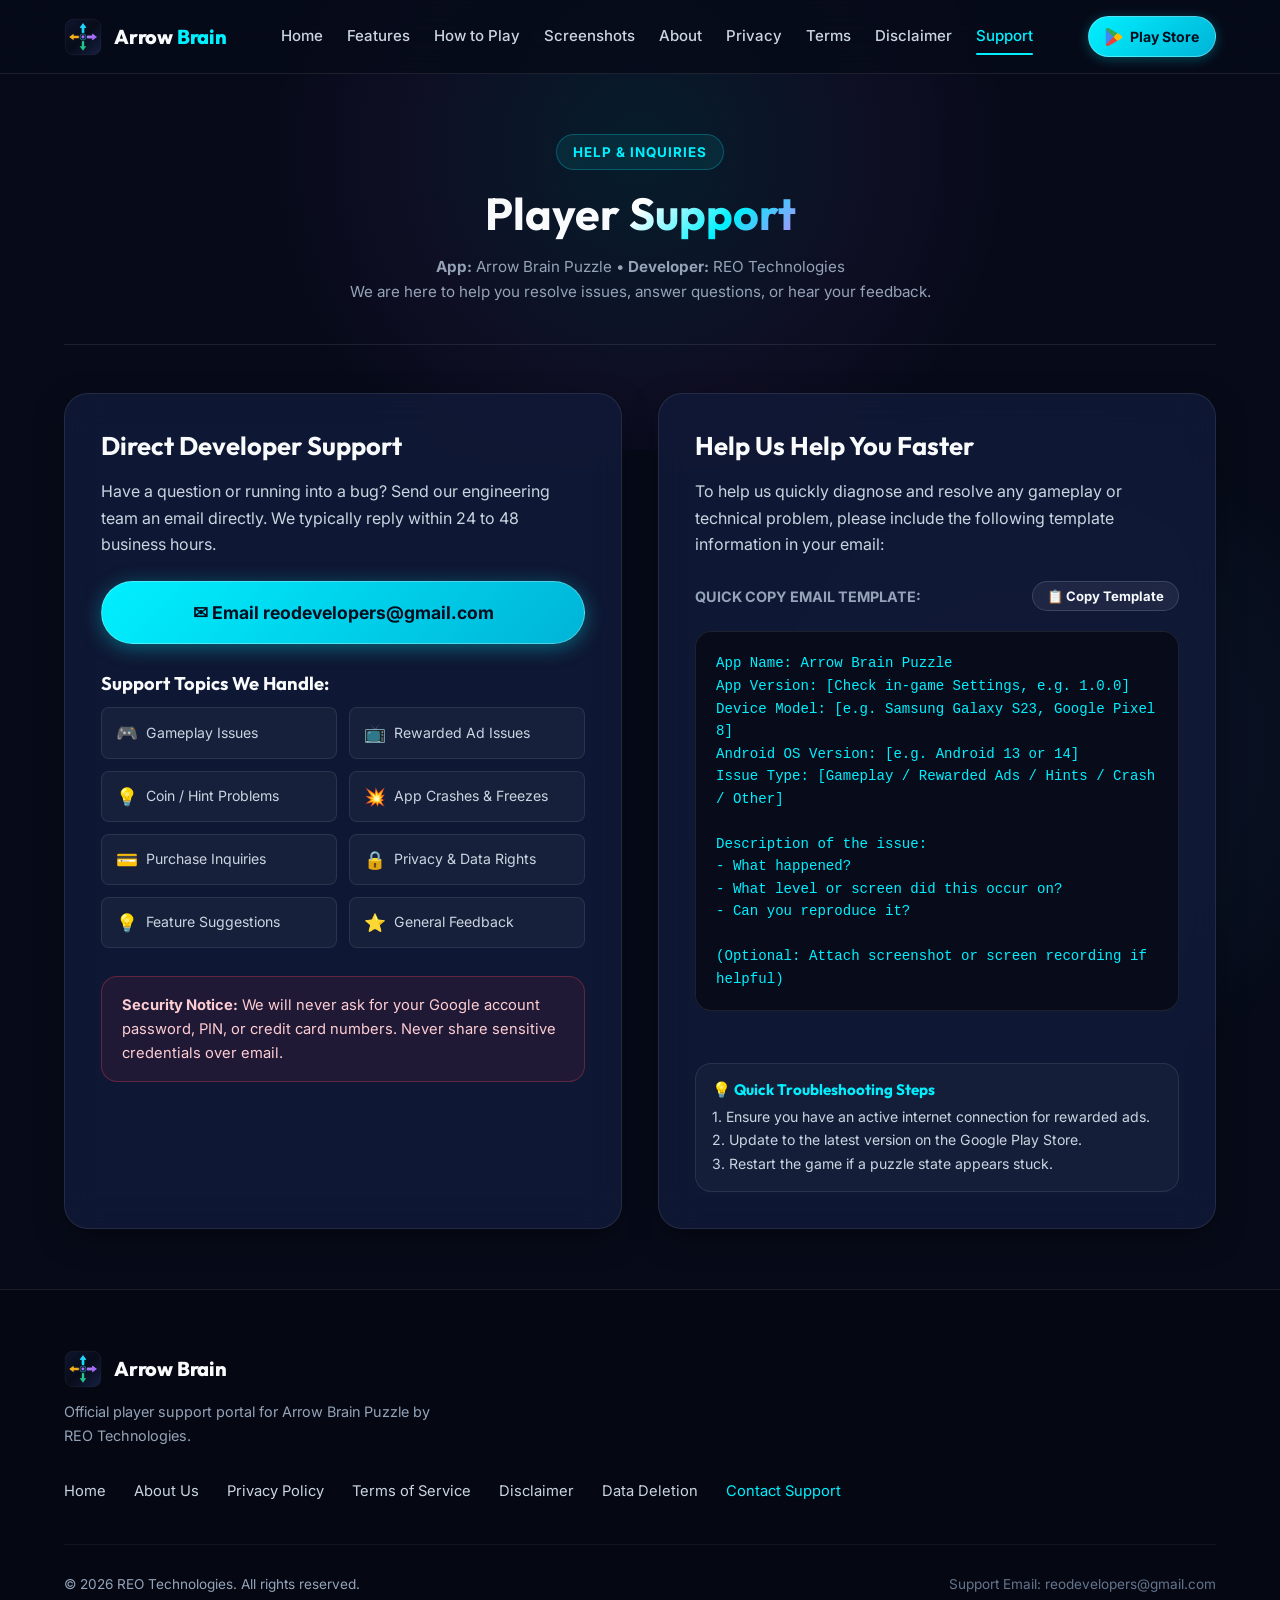
<file: contact.html>
<!DOCTYPE html>
<html lang="en">
<head>
  <meta charset="UTF-8">
  <meta name="viewport" content="width=device-width, initial-scale=1.0">
  <title>Contact &amp; Support - Arrow Brain Puzzle</title>
  
  <!-- SEO & Support Metadata -->
  <meta name="description" content="Official customer support and help desk for Arrow Brain Puzzle. Get assistance with gameplay, rewarded ads, hints, bugs, or share feedback.">
  <meta name="robots" content="index, follow">
  <link rel="canonical" href="https://raheemreo.github.io/arrow-brain-puzzle-site/contact.html">

  <!-- Open Graph -->
  <meta property="og:type" content="website">
  <meta property="og:url" content="https://raheemreo.github.io/arrow-brain-puzzle-site/contact.html">
  <meta property="og:title" content="Contact &amp; Support - Arrow Brain Puzzle">
  <meta property="og:description" content="Need help with Arrow Brain Puzzle? Contact developer support directly for quick assistance.">
  <meta property="og:image" content="./assets/icons/app-icon.svg">

  <!-- Mobile & Theme -->
  <meta name="theme-color" content="#070b19">
  <link rel="icon" type="image/svg+xml" href="./assets/icons/app-icon.svg">

  <!-- Google Fonts Preconnect & Stylesheet -->
  <link rel="preconnect" href="https://fonts.googleapis.com">
  <link rel="preconnect" href="https://fonts.gstatic.com" crossorigin>
  <link href="https://fonts.googleapis.com/css2?family=Inter:wght@400;500;600;700&family=Outfit:wght@600;700;800;900&display=swap" rel="stylesheet">

  <!-- Main Stylesheet -->
  <link rel="stylesheet" href="./style.css">
</head>
<body>
  <a href="#main-content" class="skip-to-content">Skip to main content</a>

  <!-- Header Navigation -->
  <header class="header">
    <div class="container header-container">
      <a href="./index.html" class="logo-link" aria-label="Arrow Brain Puzzle Home">
        <img src="./assets/icons/app-icon.svg" alt="Arrow Brain Puzzle Logo" class="logo-icon" width="38" height="38">
        <span class="logo-text">Arrow <span>Brain</span></span>
      </a>

      <nav class="nav-menu" id="primary-nav" aria-label="Primary Navigation">
        <a href="./index.html" class="nav-link">Home</a>
        <a href="./index.html#features" class="nav-link">Features</a>
        <a href="./index.html#how-to-play" class="nav-link">How to Play</a>
        <a href="./index.html#screenshots" class="nav-link">Screenshots</a>
        <a href="./about.html" class="nav-link">About</a>
        <a href="./privacy.html" class="nav-link">Privacy</a>
        <a href="./terms.html" class="nav-link">Terms</a>
        <a href="./disclaimer.html" class="nav-link">Disclaimer</a>
        <a href="./contact.html" class="nav-link active">Support</a>
      </nav>

      <div class="nav-actions">
        <a href="https://play.google.com/store/apps/details?id=com.reotech.arrow_brain_puzzle" target="_blank" rel="noopener noreferrer" class="btn btn-primary btn-nav" aria-label="Get it on Google Play">
          <img src="./assets/icons/google-play-store-icon.webp" alt="Google Play" class="btn-icon" width="18" height="18">
          <span>Play Store</span>
        </a>

        <button class="mobile-toggle" aria-controls="primary-nav" aria-expanded="false" aria-label="Toggle navigation menu">
          <span></span>
        </button>
      </div>
    </div>
  </header>

  <!-- Support Page Main Content -->
  <main id="main-content" class="container">
    <div class="legal-header">
      <div class="section-tag">Help &amp; Inquiries</div>
      <h1>Player <span class="text-gradient">Support</span></h1>
      <p class="legal-meta">
        <strong>App:</strong> Arrow Brain Puzzle &bull; <strong>Developer:</strong> REO Technologies<br>
        We are here to help you resolve issues, answer questions, or hear your feedback.
      </p>
    </div>

    <!-- Contact Support Grid -->
    <div class="contact-grid">
      <!-- Direct Email Contact Card -->
      <div class="glass-card contact-card">
        <h2>Direct Developer Support</h2>
        <p>
          Have a question or running into a bug? Send our engineering team an email directly. We typically reply within 24 to 48 business hours.
        </p>

        <div style="margin-bottom: 28px;">
          <a href="mailto:reodevelopers@gmail.com?subject=Arrow%20Brain%20Puzzle%20Support" class="btn btn-primary btn-lg" style="width: 100%;">
            <span>✉ Email reodevelopers@gmail.com</span>
          </a>
        </div>

        <h3 style="font-size: 1.15rem; margin-bottom: 12px;">Support Topics We Handle:</h3>
        <div class="support-category-list">
          <div class="support-badge"><span>🎮</span> Gameplay Issues</div>
          <div class="support-badge"><span>📺</span> Rewarded Ad Issues</div>
          <div class="support-badge"><span>💡</span> Coin / Hint Problems</div>
          <div class="support-badge"><span>💥</span> App Crashes &amp; Freezes</div>
          <div class="support-badge"><span>💳</span> Purchase Inquiries</div>
          <div class="support-badge"><span>🔒</span> Privacy &amp; Data Rights</div>
          <div class="support-badge"><span>💡</span> Feature Suggestions</div>
          <div class="support-badge"><span>⭐</span> General Feedback</div>
        </div>

        <div class="security-warning-box">
          <strong>Security Notice:</strong> We will never ask for your Google account password, PIN, or credit card numbers. Never share sensitive credentials over email.
        </div>
      </div>

      <!-- Diagnostic Checklist & Email Template -->
      <div class="glass-card contact-card">
        <h2>Help Us Help You Faster</h2>
        <p>
          To help us quickly diagnose and resolve any gameplay or technical problem, please include the following template information in your email:
        </p>

        <div style="display: flex; justify-content: space-between; align-items: center; margin-bottom: 8px;">
          <strong style="font-size: 0.9rem; color: var(--text-muted); text-transform: uppercase;">Quick Copy Email Template:</strong>
          <button type="button" id="copyTemplateBtn" class="btn btn-secondary" style="padding: 6px 14px; font-size: 0.82rem;">
            📋 Copy Template
          </button>
        </div>

        <div class="info-template-box" id="supportTemplateText">App Name: Arrow Brain Puzzle
App Version: [Check in-game Settings, e.g. 1.0.0]
Device Model: [e.g. Samsung Galaxy S23, Google Pixel 8]
Android OS Version: [e.g. Android 13 or 14]
Issue Type: [Gameplay / Rewarded Ads / Hints / Crash / Other]

Description of the issue:
- What happened?
- What level or screen did this occur on?
- Can you reproduce it?

(Optional: Attach screenshot or screen recording if helpful)</div>

        <div id="copyFeedback" style="color: var(--color-cyan); font-size: 0.85rem; margin-top: 8px; font-weight: 600; min-height: 20px;"></div>

        <div style="margin-top: 24px; padding: 16px; background: rgba(255, 255, 255, 0.03); border-radius: var(--radius-md); border: 1px solid var(--border-subtle);">
          <h4 style="font-size: 0.95rem; margin-bottom: 6px; color: var(--color-cyan);">💡 Quick Troubleshooting Steps</h4>
          <p style="font-size: 0.88rem; color: var(--text-secondary); margin-bottom: 0;">
            1. Ensure you have an active internet connection for rewarded ads.<br>
            2. Update to the latest version on the Google Play Store.<br>
            3. Restart the game if a puzzle state appears stuck.
          </p>
        </div>
      </div>
    </div>
  </main>

  <!-- Footer -->
  <footer class="footer">
    <div class="container">
      <div class="footer-top">
        <div class="footer-brand">
          <a href="./index.html" class="logo-link">
            <img src="./assets/icons/app-icon.svg" alt="Arrow Brain Puzzle" class="logo-icon" width="32" height="32">
            <span>Arrow <span>Brain</span></span>
          </a>
          <p>Official player support portal for Arrow Brain Puzzle by REO Technologies.</p>
        </div>

        <div class="footer-links">
          <a href="./index.html" class="footer-link">Home</a>
          <a href="./about.html" class="footer-link">About Us</a>
          <a href="./privacy.html" class="footer-link">Privacy Policy</a>
          <a href="./terms.html" class="footer-link">Terms of Service</a>
          <a href="./disclaimer.html" class="footer-link">Disclaimer</a>
          <a href="./data-deletion.html" class="footer-link">Data Deletion</a>
          <a href="./contact.html" class="footer-link" style="color: var(--color-cyan);">Contact Support</a>
        </div>
      </div>

      <div class="footer-bottom">
        <div>&copy; <span class="current-year">2026</span> REO Technologies. All rights reserved.</div>
        <div class="footer-disclaimer">Support Email: reodevelopers@gmail.com</div>
      </div>
    </div>
  </footer>

  <script src="./script.js"></script>
</body>
</html>
</file>
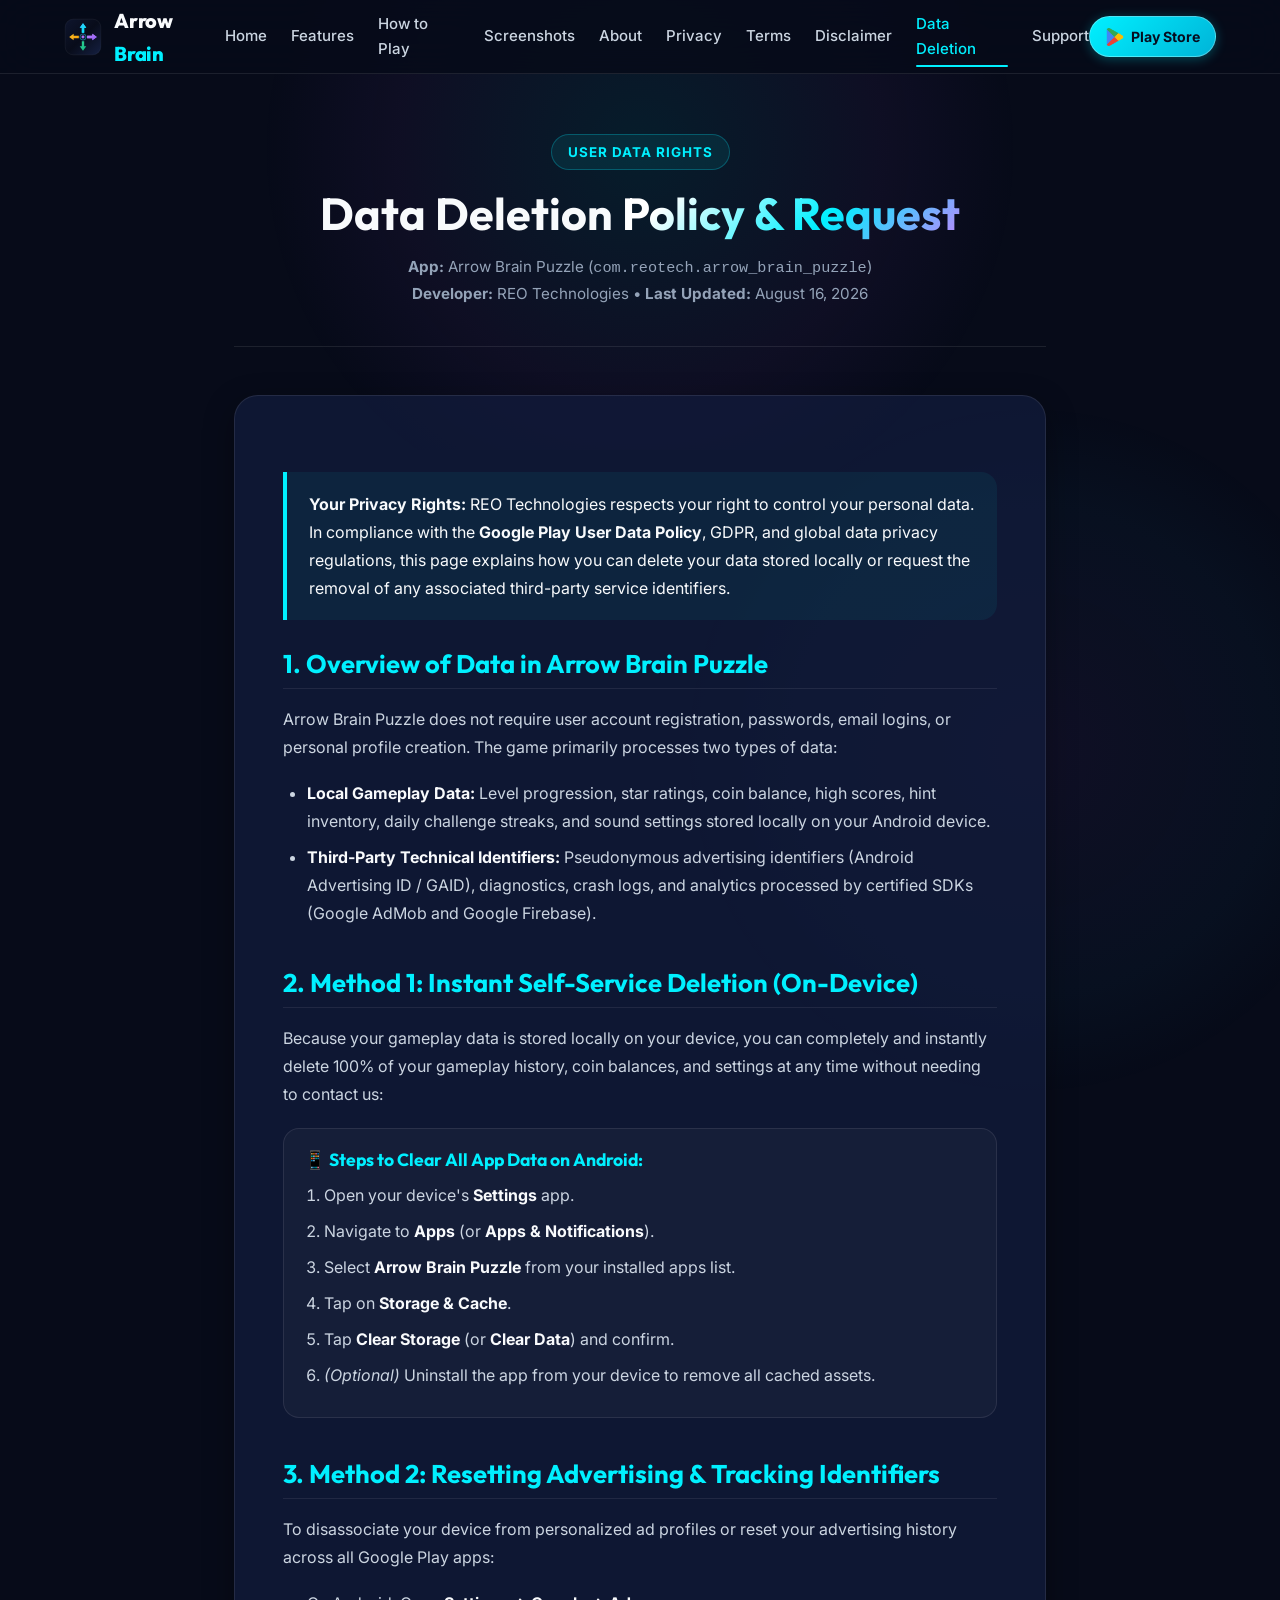
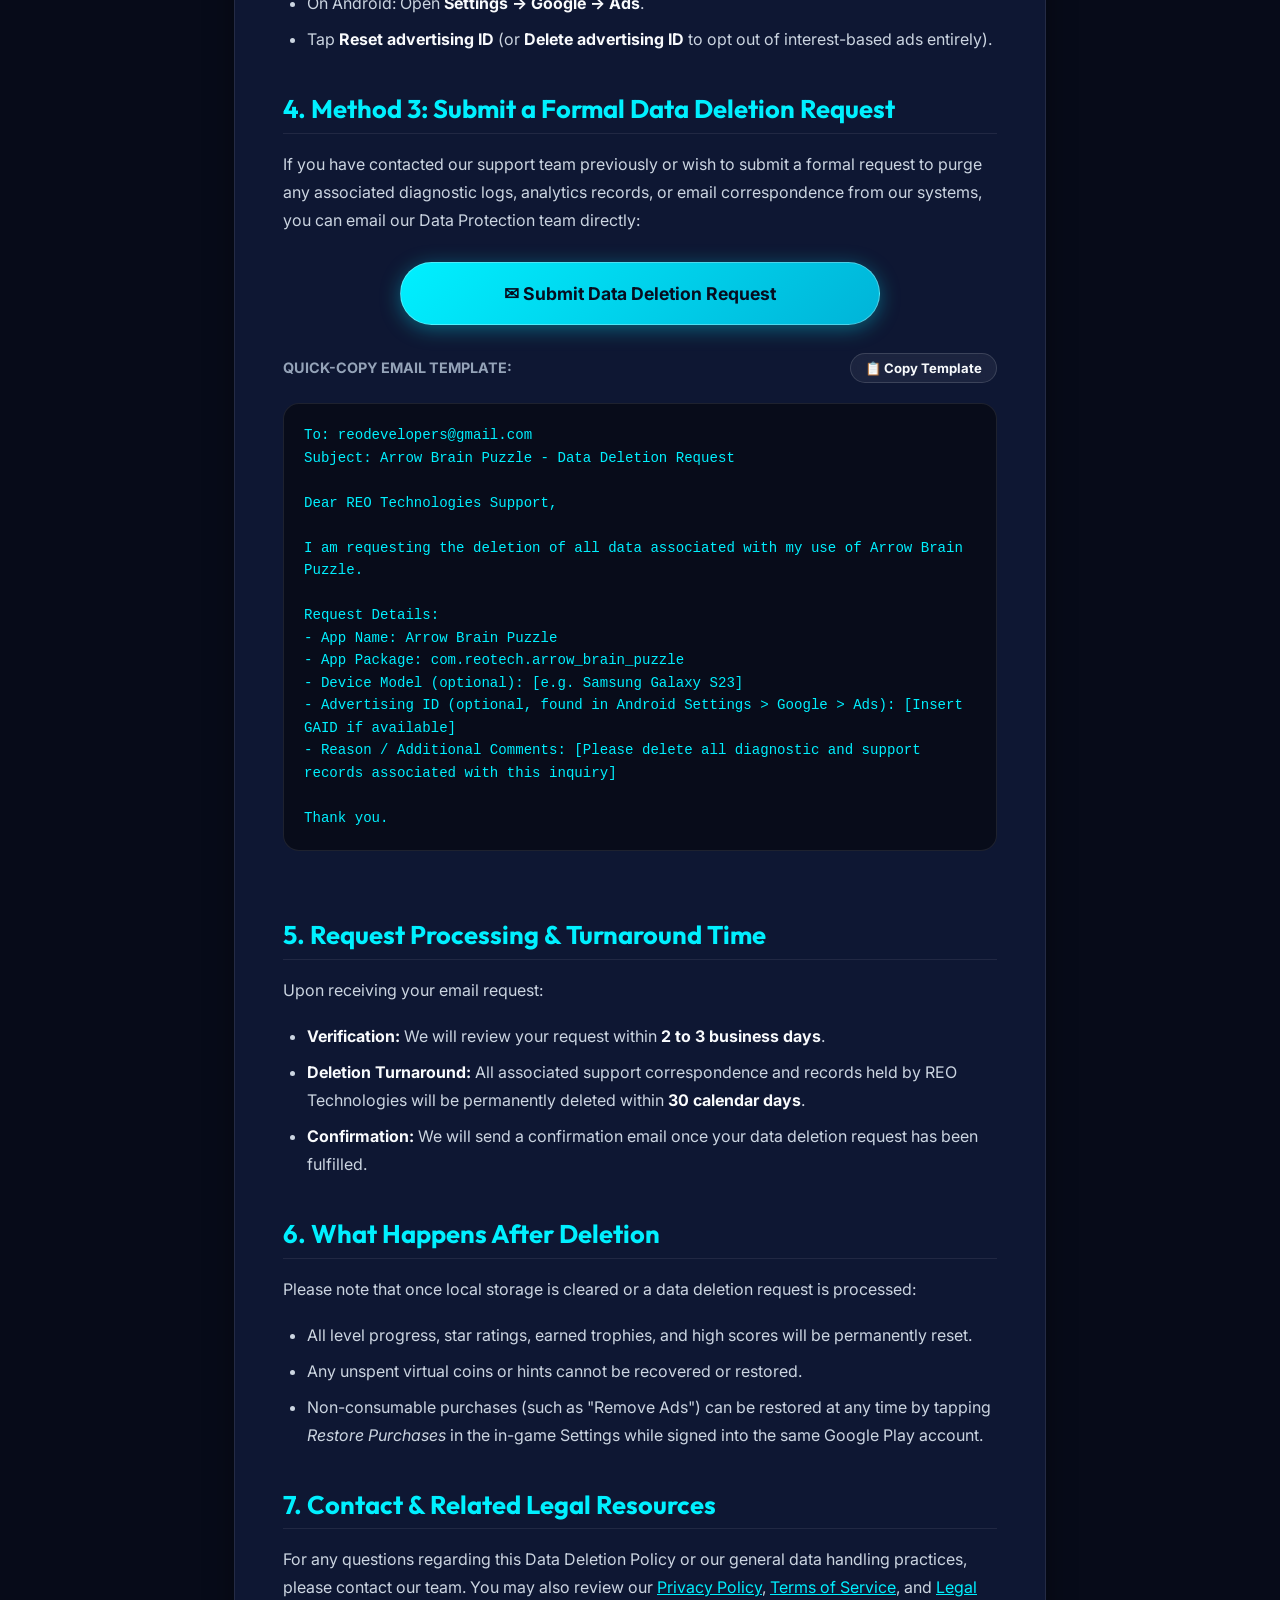
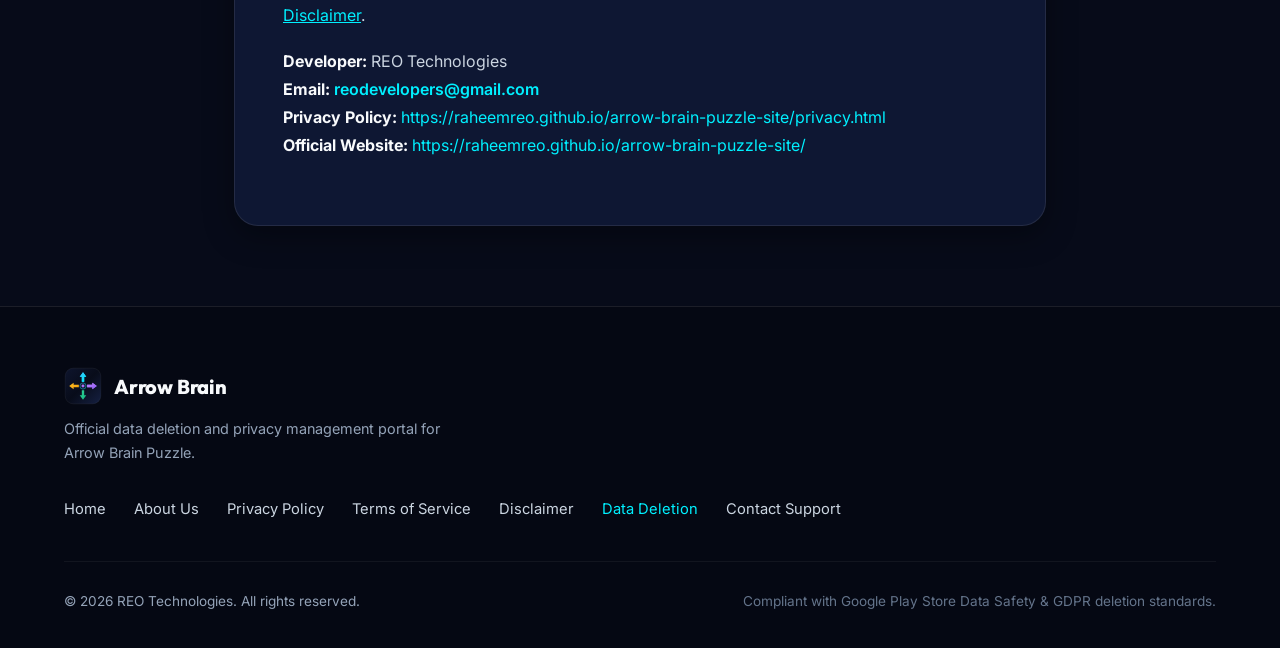
<file: data-deletion.html>
<!DOCTYPE html>
<html lang="en">
<head>
  <meta charset="UTF-8">
  <meta name="viewport" content="width=device-width, initial-scale=1.0">
  <title>Data Deletion Request - Arrow Brain Puzzle</title>
  
  <!-- SEO & Policy Metadata -->
  <meta name="description" content="Data deletion policy and instructions for Arrow Brain Puzzle. Learn how to delete your local app data or request deletion of third-party identifiers.">
  <meta name="robots" content="index, follow">
  <link rel="canonical" href="https://raheemreo.github.io/arrow-brain-puzzle-site/data-deletion.html">

  <!-- Open Graph -->
  <meta property="og:type" content="website">
  <meta property="og:url" content="https://raheemreo.github.io/arrow-brain-puzzle-site/data-deletion.html">
  <meta property="og:title" content="Data Deletion Request - Arrow Brain Puzzle">
  <meta property="og:description" content="How to delete your game data or request data removal for Arrow Brain Puzzle.">
  <meta property="og:image" content="./assets/icons/app-icon.svg">

  <!-- Mobile & Theme -->
  <meta name="theme-color" content="#070b19">
  <link rel="icon" type="image/svg+xml" href="./assets/icons/app-icon.svg">

  <!-- Google Fonts Preconnect & Stylesheet -->
  <link rel="preconnect" href="https://fonts.googleapis.com">
  <link rel="preconnect" href="https://fonts.gstatic.com" crossorigin>
  <link href="https://fonts.googleapis.com/css2?family=Inter:wght@400;500;600;700&family=Outfit:wght@600;700;800;900&display=swap" rel="stylesheet">

  <!-- Main Stylesheet -->
  <link rel="stylesheet" href="./style.css">
</head>
<body>
  <a href="#main-content" class="skip-to-content">Skip to main content</a>

  <!-- Header Navigation -->
  <header class="header">
    <div class="container header-container">
      <a href="./index.html" class="logo-link" aria-label="Arrow Brain Puzzle Home">
        <img src="./assets/icons/app-icon.svg" alt="Arrow Brain Puzzle Logo" class="logo-icon" width="38" height="38">
        <span class="logo-text">Arrow <span>Brain</span></span>
      </a>

      <nav class="nav-menu" id="primary-nav" aria-label="Primary Navigation">
        <a href="./index.html" class="nav-link">Home</a>
        <a href="./index.html#features" class="nav-link">Features</a>
        <a href="./index.html#how-to-play" class="nav-link">How to Play</a>
        <a href="./index.html#screenshots" class="nav-link">Screenshots</a>
        <a href="./about.html" class="nav-link">About</a>
        <a href="./privacy.html" class="nav-link">Privacy</a>
        <a href="./terms.html" class="nav-link">Terms</a>
        <a href="./disclaimer.html" class="nav-link">Disclaimer</a>
        <a href="./data-deletion.html" class="nav-link active">Data Deletion</a>
        <a href="./contact.html" class="nav-link">Support</a>
      </nav>

      <div class="nav-actions">
        <a href="https://play.google.com/store/apps/details?id=com.reotech.arrow_brain_puzzle" target="_blank" rel="noopener noreferrer" class="btn btn-primary btn-nav" aria-label="Get it on Google Play">
          <img src="./assets/icons/google-play-store-icon.webp" alt="Google Play" class="btn-icon" width="18" height="18">
          <span>Play Store</span>
        </a>

        <button class="mobile-toggle" aria-controls="primary-nav" aria-expanded="false" aria-label="Toggle navigation menu">
          <span></span>
        </button>
      </div>
    </div>
  </header>

  <!-- Main Content -->
  <main id="main-content" class="container container-narrow">
    <div class="legal-header">
      <div class="section-tag">User Data Rights</div>
      <h1>Data Deletion <span class="text-gradient">Policy &amp; Request</span></h1>
      <p class="legal-meta">
        <strong>App:</strong> Arrow Brain Puzzle (<code>com.reotech.arrow_brain_puzzle</code>)<br>
        <strong>Developer:</strong> REO Technologies &bull; <strong>Last Updated:</strong> August 16, 2026
      </p>
    </div>

    <article class="legal-content">
      <div class="legal-notice-box">
        <p>
          <strong>Your Privacy Rights:</strong> REO Technologies respects your right to control your personal data. In compliance with the <strong>Google Play User Data Policy</strong>, GDPR, and global data privacy regulations, this page explains how you can delete your data stored locally or request the removal of any associated third-party service identifiers.
        </p>
      </div>

      <h2>1. Overview of Data in Arrow Brain Puzzle</h2>
      <p>
        Arrow Brain Puzzle does not require user account registration, passwords, email logins, or personal profile creation. The game primarily processes two types of data:
      </p>
      <ul>
        <li><strong>Local Gameplay Data:</strong> Level progression, star ratings, coin balance, high scores, hint inventory, daily challenge streaks, and sound settings stored locally on your Android device.</li>
        <li><strong>Third-Party Technical Identifiers:</strong> Pseudonymous advertising identifiers (Android Advertising ID / GAID), diagnostics, crash logs, and analytics processed by certified SDKs (Google AdMob and Google Firebase).</li>
      </ul>

      <h2>2. Method 1: Instant Self-Service Deletion (On-Device)</h2>
      <p>
        Because your gameplay data is stored locally on your device, you can completely and instantly delete 100% of your gameplay history, coin balances, and settings at any time without needing to contact us:
      </p>
      
      <div style="background: rgba(255, 255, 255, 0.03); border: 1px solid var(--border-subtle); border-radius: var(--radius-md); padding: 20px; margin: 20px 0;">
        <h3 style="margin-top: 0; font-size: 1.1rem; color: var(--color-cyan);">📱 Steps to Clear All App Data on Android:</h3>
        <ol style="margin-bottom: 0; padding-left: 20px;">
          <li>Open your device's <strong>Settings</strong> app.</li>
          <li>Navigate to <strong>Apps</strong> (or <strong>Apps &amp; Notifications</strong>).</li>
          <li>Select <strong>Arrow Brain Puzzle</strong> from your installed apps list.</li>
          <li>Tap on <strong>Storage &amp; Cache</strong>.</li>
          <li>Tap <strong>Clear Storage</strong> (or <strong>Clear Data</strong>) and confirm.</li>
          <li><em>(Optional)</em> Uninstall the app from your device to remove all cached assets.</li>
        </ol>
      </div>

      <h2>3. Method 2: Resetting Advertising &amp; Tracking Identifiers</h2>
      <p>
        To disassociate your device from personalized ad profiles or reset your advertising history across all Google Play apps:
      </p>
      <ul>
        <li>On Android: Open <strong>Settings &rarr; Google &rarr; Ads</strong>.</li>
        <li>Tap <strong>Reset advertising ID</strong> (or <strong>Delete advertising ID</strong> to opt out of interest-based ads entirely).</li>
      </ul>

      <h2>4. Method 3: Submit a Formal Data Deletion Request</h2>
      <p>
        If you have contacted our support team previously or wish to submit a formal request to purge any associated diagnostic logs, analytics records, or email correspondence from our systems, you can email our Data Protection team directly:
      </p>

      <div style="margin: 28px 0; text-align: center;">
        <a href="mailto:reodevelopers@gmail.com?subject=Arrow%20Brain%20Puzzle%20-%20Data%20Deletion%20Request" class="btn btn-primary btn-lg" style="width: 100%; max-width: 480px; margin: 0 auto;">
          <span>✉ Submit Data Deletion Request</span>
        </a>
      </div>

      <div style="display: flex; justify-content: space-between; align-items: center; margin-bottom: 8px;">
        <strong style="font-size: 0.9rem; color: var(--text-muted); text-transform: uppercase;">Quick-Copy Email Template:</strong>
        <button type="button" id="copyTemplateBtn" class="btn btn-secondary" style="padding: 6px 14px; font-size: 0.82rem;">
          📋 Copy Template
        </button>
      </div>

      <div class="info-template-box" id="supportTemplateText">To: reodevelopers@gmail.com
Subject: Arrow Brain Puzzle - Data Deletion Request

Dear REO Technologies Support,

I am requesting the deletion of all data associated with my use of Arrow Brain Puzzle.

Request Details:
- App Name: Arrow Brain Puzzle
- App Package: com.reotech.arrow_brain_puzzle
- Device Model (optional): [e.g. Samsung Galaxy S23]
- Advertising ID (optional, found in Android Settings > Google > Ads): [Insert GAID if available]
- Reason / Additional Comments: [Please delete all diagnostic and support records associated with this inquiry]

Thank you.</div>

      <div id="copyFeedback" style="color: var(--color-cyan); font-size: 0.85rem; margin-top: 8px; font-weight: 600; min-height: 20px;"></div>

      <h2>5. Request Processing &amp; Turnaround Time</h2>
      <p>
        Upon receiving your email request:
      </p>
      <ul>
        <li><strong>Verification:</strong> We will review your request within <strong>2 to 3 business days</strong>.</li>
        <li><strong>Deletion Turnaround:</strong> All associated support correspondence and records held by REO Technologies will be permanently deleted within <strong>30 calendar days</strong>.</li>
        <li><strong>Confirmation:</strong> We will send a confirmation email once your data deletion request has been fulfilled.</li>
      </ul>

      <h2>6. What Happens After Deletion</h2>
      <p>
        Please note that once local storage is cleared or a data deletion request is processed:
      </p>
      <ul>
        <li>All level progress, star ratings, earned trophies, and high scores will be permanently reset.</li>
        <li>Any unspent virtual coins or hints cannot be recovered or restored.</li>
        <li>Non-consumable purchases (such as "Remove Ads") can be restored at any time by tapping <em>Restore Purchases</em> in the in-game Settings while signed into the same Google Play account.</li>
      </ul>

      <h2>7. Contact &amp; Related Legal Resources</h2>
      <p>
        For any questions regarding this Data Deletion Policy or our general data handling practices, please contact our team. You may also review our <a href="./privacy.html" style="color: var(--color-cyan); text-decoration: underline;">Privacy Policy</a>, <a href="./terms.html" style="color: var(--color-cyan); text-decoration: underline;">Terms of Service</a>, and <a href="./disclaimer.html" style="color: var(--color-cyan); text-decoration: underline;">Legal Disclaimer</a>.
      </p>
      <p>
        <strong>Developer:</strong> REO Technologies<br>
        <strong>Email:</strong> <a href="mailto:reodevelopers@gmail.com?subject=Arrow%20Brain%20Puzzle%20Privacy%20Question" style="color: var(--color-cyan); font-weight: 600;">reodevelopers@gmail.com</a><br>
        <strong>Privacy Policy:</strong> <a href="./privacy.html" style="color: var(--color-cyan);">https://raheemreo.github.io/arrow-brain-puzzle-site/privacy.html</a><br>
        <strong>Official Website:</strong> <a href="https://raheemreo.github.io/arrow-brain-puzzle-site/" style="color: var(--color-cyan);">https://raheemreo.github.io/arrow-brain-puzzle-site/</a>
      </p>
    </article>
  </main>

  <!-- Footer -->
  <footer class="footer">
    <div class="container">
      <div class="footer-top">
        <div class="footer-brand">
          <a href="./index.html" class="logo-link">
            <img src="./assets/icons/app-icon.svg" alt="Arrow Brain Puzzle" class="logo-icon" width="32" height="32">
            <span>Arrow <span>Brain</span></span>
          </a>
          <p>Official data deletion and privacy management portal for Arrow Brain Puzzle.</p>
        </div>

        <div class="footer-links">
          <a href="./index.html" class="footer-link">Home</a>
          <a href="./about.html" class="footer-link">About Us</a>
          <a href="./privacy.html" class="footer-link">Privacy Policy</a>
          <a href="./terms.html" class="footer-link">Terms of Service</a>
          <a href="./disclaimer.html" class="footer-link">Disclaimer</a>
          <a href="./data-deletion.html" class="footer-link" style="color: var(--color-cyan);">Data Deletion</a>
          <a href="./contact.html" class="footer-link">Contact Support</a>
        </div>
      </div>

      <div class="footer-bottom">
        <div>&copy; <span class="current-year">2026</span> REO Technologies. All rights reserved.</div>
        <div class="footer-disclaimer">Compliant with Google Play Store Data Safety &amp; GDPR deletion standards.</div>
      </div>
    </div>
  </footer>

  <script src="./script.js"></script>
</body>
</html>
</file>
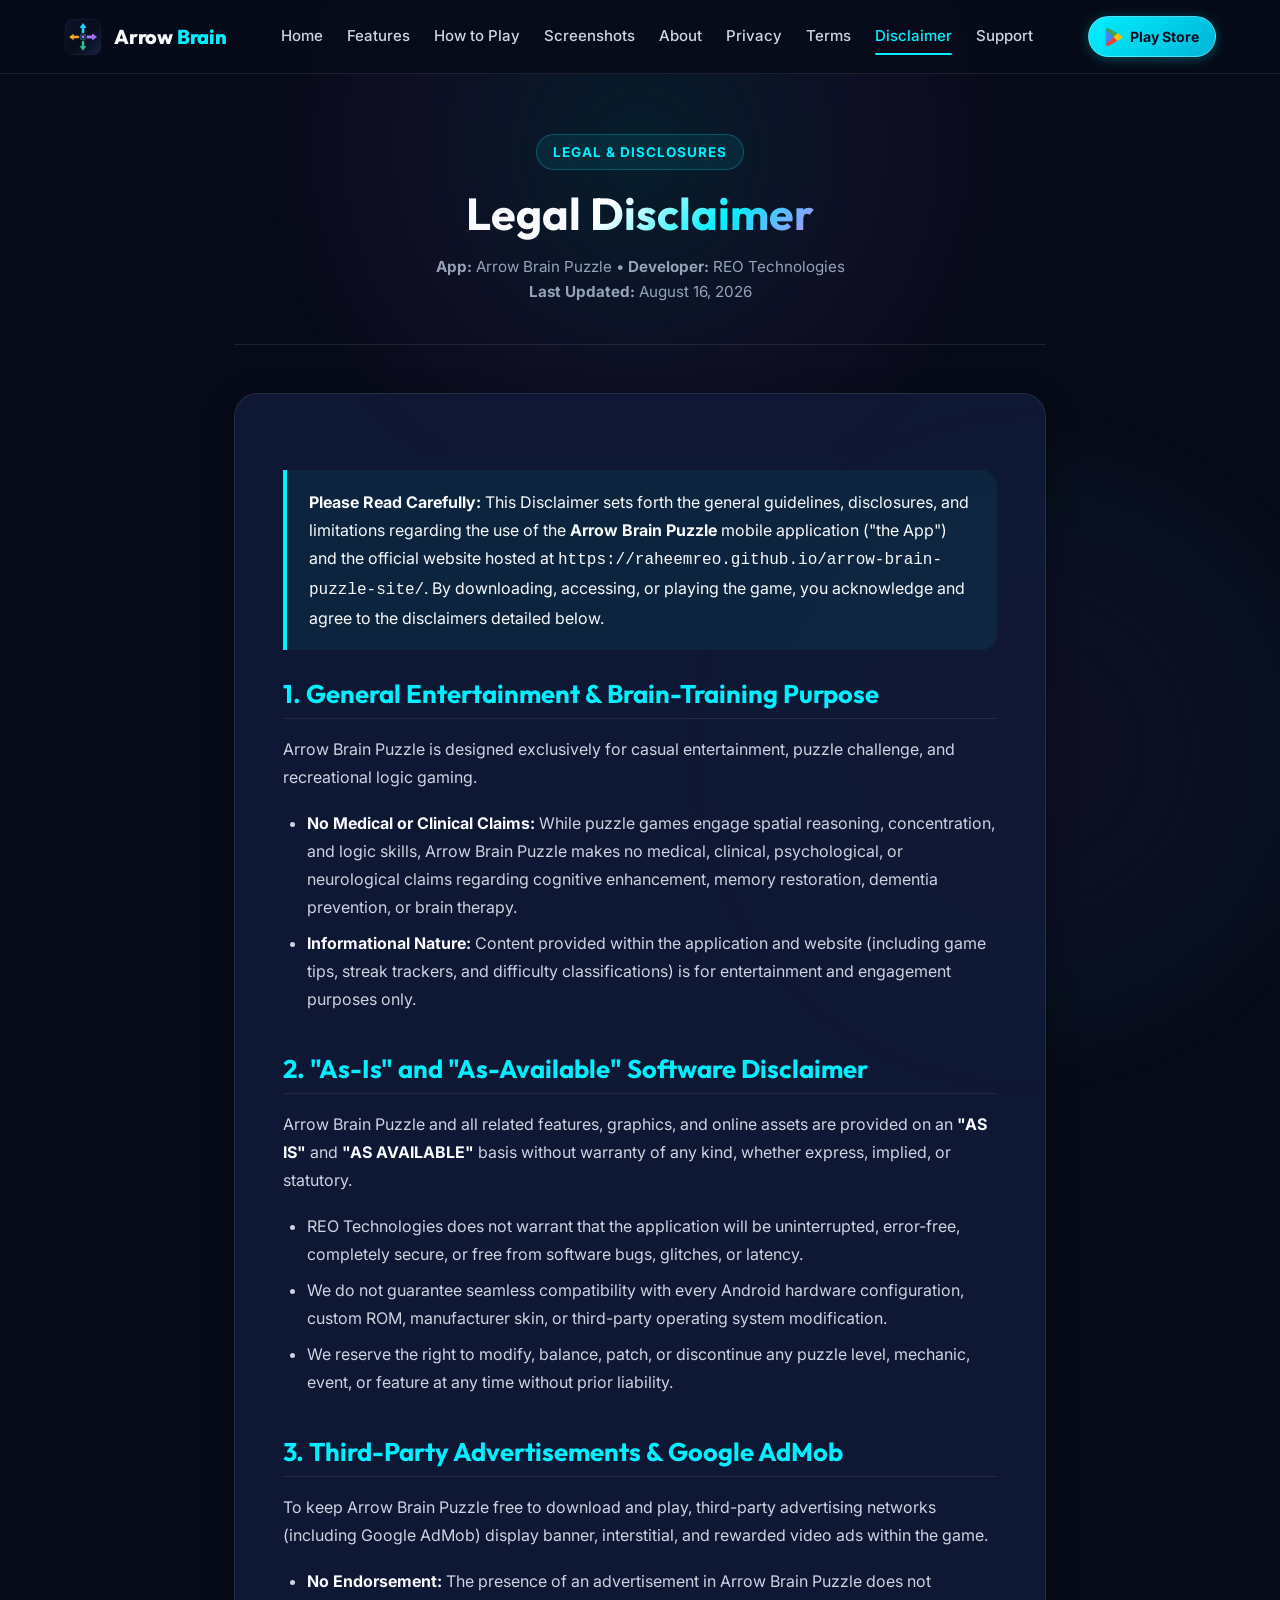
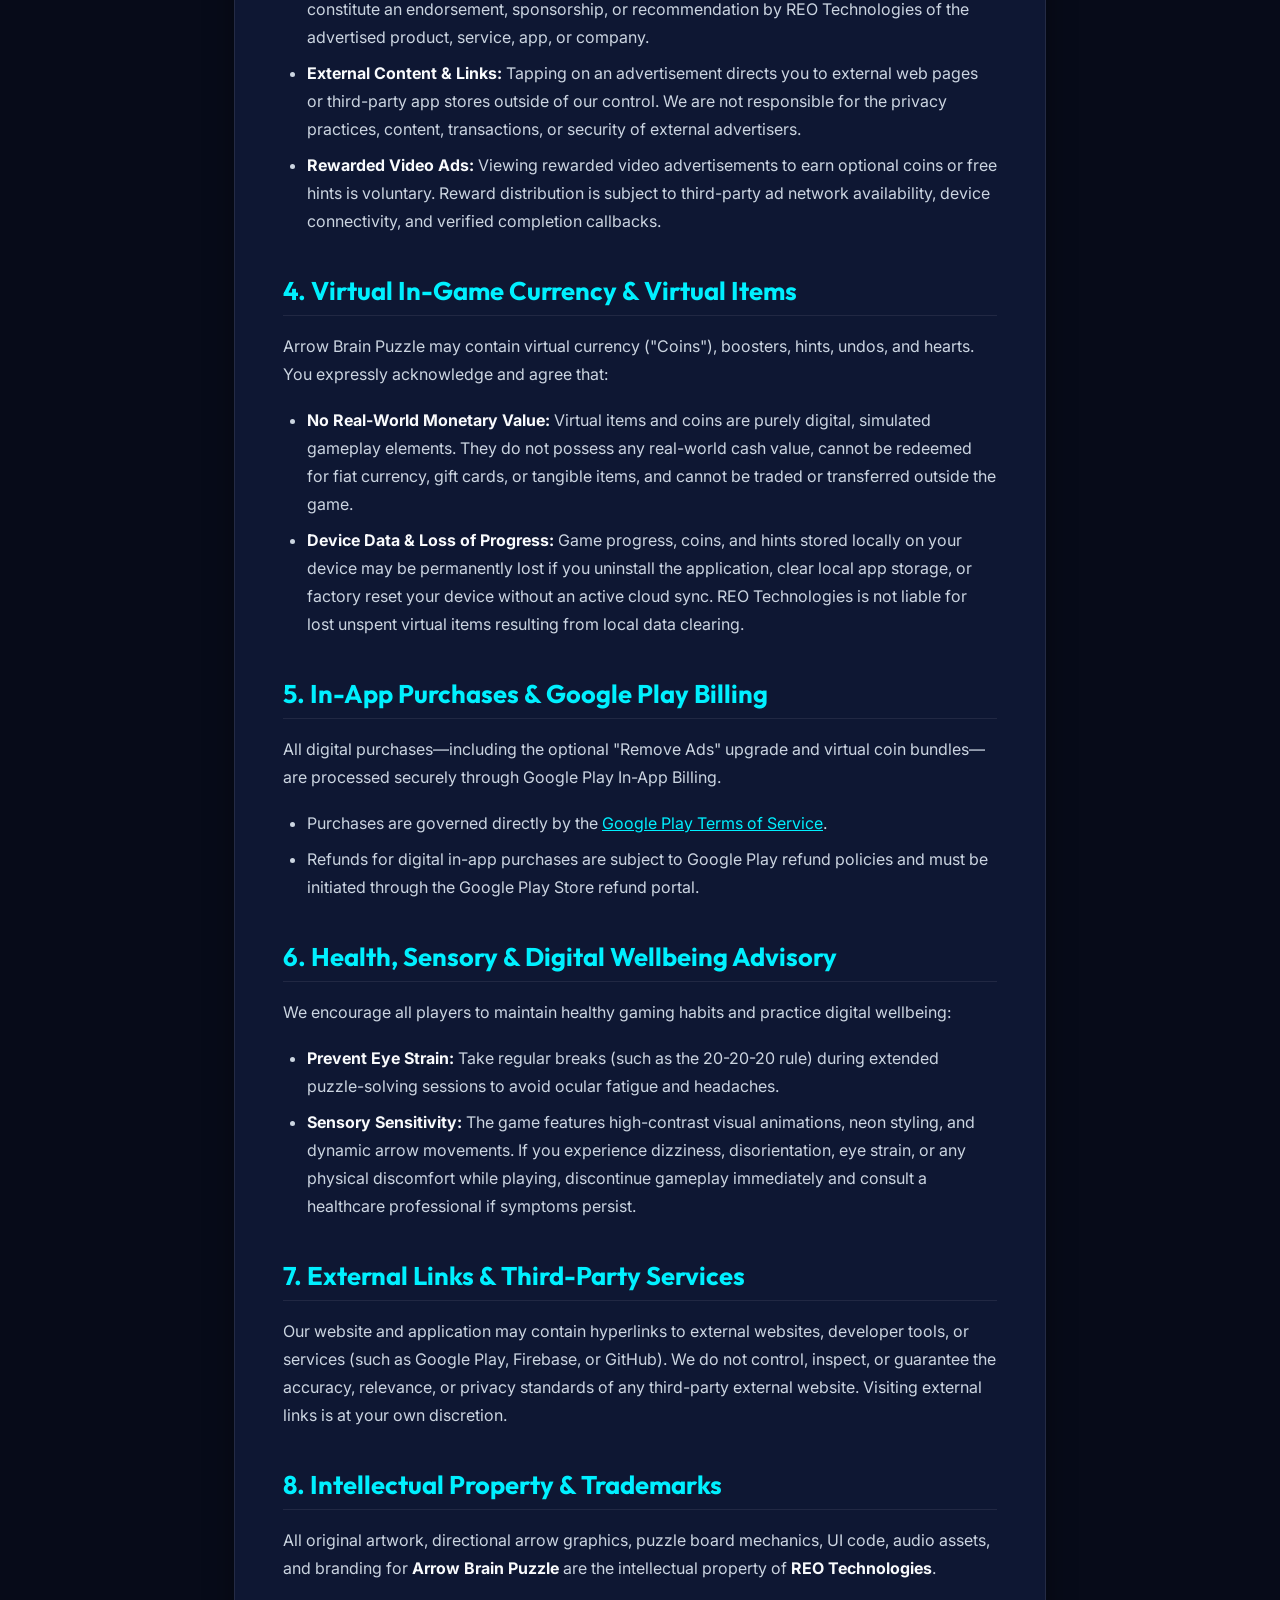
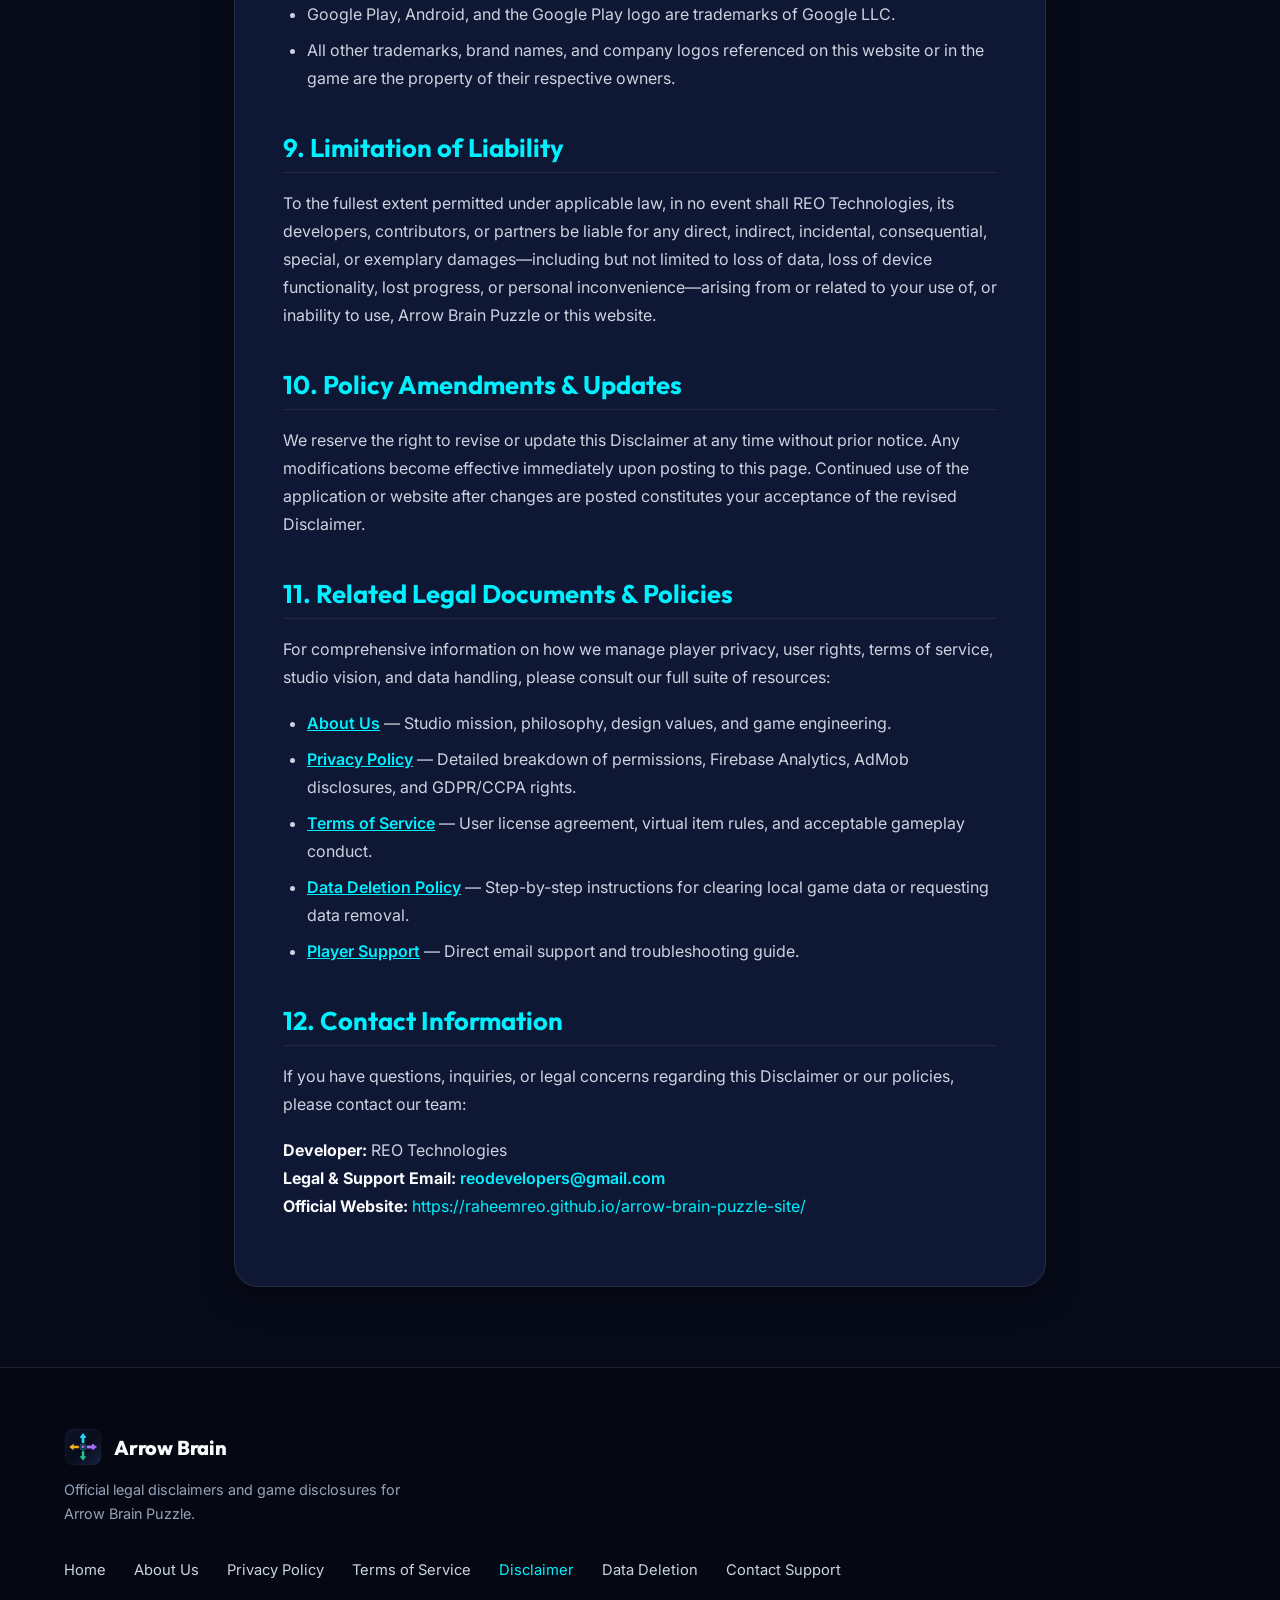
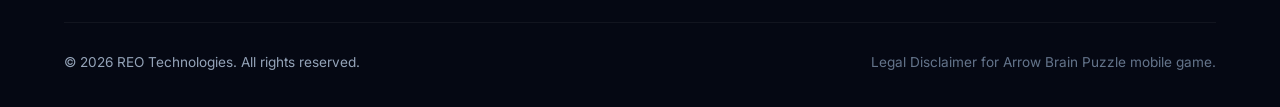
<file: disclaimer.html>
<!DOCTYPE html>
<html lang="en">
<head>
  <meta charset="UTF-8">
  <meta name="viewport" content="width=device-width, initial-scale=1.0">
  <title>Disclaimer - Arrow Brain Puzzle</title>
  
  <!-- SEO & Policy Metadata -->
  <meta name="description" content="Legal Disclaimer and disclosures for Arrow Brain Puzzle mobile game and official website by REO Technologies. Information on game mechanics, virtual items, third-party ads, and warranties.">
  <meta name="robots" content="index, follow">
  <link rel="canonical" href="https://raheemreo.github.io/arrow-brain-puzzle-site/disclaimer.html">

  <!-- Open Graph -->
  <meta property="og:type" content="website">
  <meta property="og:url" content="https://raheemreo.github.io/arrow-brain-puzzle-site/disclaimer.html">
  <meta property="og:title" content="Disclaimer - Arrow Brain Puzzle">
  <meta property="og:description" content="Legal disclaimer, warranties notice, and virtual economy disclosures for Arrow Brain Puzzle.">
  <meta property="og:image" content="./assets/icons/app-icon.svg">

  <!-- Mobile & Theme -->
  <meta name="theme-color" content="#070b19">
  <link rel="icon" type="image/svg+xml" href="./assets/icons/app-icon.svg">

  <!-- Google Fonts Preconnect & Stylesheet -->
  <link rel="preconnect" href="https://fonts.googleapis.com">
  <link rel="preconnect" href="https://fonts.gstatic.com" crossorigin>
  <link href="https://fonts.googleapis.com/css2?family=Inter:wght@400;500;600;700&family=Outfit:wght@600;700;800;900&display=swap" rel="stylesheet">

  <!-- Main Stylesheet -->
  <link rel="stylesheet" href="./style.css">
</head>
<body>
  <a href="#main-content" class="skip-to-content">Skip to main content</a>

  <!-- Header Navigation -->
  <header class="header">
    <div class="container header-container">
      <a href="./index.html" class="logo-link" aria-label="Arrow Brain Puzzle Home">
        <img src="./assets/icons/app-icon.svg" alt="Arrow Brain Puzzle Logo" class="logo-icon" width="38" height="38">
        <span class="logo-text">Arrow <span>Brain</span></span>
      </a>

      <nav class="nav-menu" id="primary-nav" aria-label="Primary Navigation">
        <a href="./index.html" class="nav-link">Home</a>
        <a href="./index.html#features" class="nav-link">Features</a>
        <a href="./index.html#how-to-play" class="nav-link">How to Play</a>
        <a href="./index.html#screenshots" class="nav-link">Screenshots</a>
        <a href="./about.html" class="nav-link">About</a>
        <a href="./privacy.html" class="nav-link">Privacy</a>
        <a href="./terms.html" class="nav-link">Terms</a>
        <a href="./disclaimer.html" class="nav-link active">Disclaimer</a>
        <a href="./contact.html" class="nav-link">Support</a>
      </nav>

      <div class="nav-actions">
        <a href="https://play.google.com/store/apps/details?id=com.reotech.arrow_brain_puzzle" target="_blank" rel="noopener noreferrer" class="btn btn-primary btn-nav" aria-label="Get it on Google Play">
          <img src="./assets/icons/google-play-store-icon.webp" alt="Google Play" class="btn-icon" width="18" height="18">
          <span>Play Store</span>
        </a>

        <button class="mobile-toggle" aria-controls="primary-nav" aria-expanded="false" aria-label="Toggle navigation menu">
          <span></span>
        </button>
      </div>
    </div>
  </header>

  <!-- Main Disclaimer Content -->
  <main id="main-content" class="container container-narrow">
    <div class="legal-header">
      <div class="section-tag">Legal &amp; Disclosures</div>
      <h1>Legal <span class="text-gradient">Disclaimer</span></h1>
      <p class="legal-meta">
        <strong>App:</strong> Arrow Brain Puzzle &bull; <strong>Developer:</strong> REO Technologies<br>
        <strong>Last Updated:</strong> August 16, 2026
      </p>
    </div>

    <article class="legal-content">
      <div class="legal-notice-box">
        <p>
          <strong>Please Read Carefully:</strong> This Disclaimer sets forth the general guidelines, disclosures, and limitations regarding the use of the <strong>Arrow Brain Puzzle</strong> mobile application ("the App") and the official website hosted at <code>https://raheemreo.github.io/arrow-brain-puzzle-site/</code>. By downloading, accessing, or playing the game, you acknowledge and agree to the disclaimers detailed below.
        </p>
      </div>

      <h2>1. General Entertainment &amp; Brain-Training Purpose</h2>
      <p>
        Arrow Brain Puzzle is designed exclusively for casual entertainment, puzzle challenge, and recreational logic gaming.
      </p>
      <ul>
        <li><strong>No Medical or Clinical Claims:</strong> While puzzle games engage spatial reasoning, concentration, and logic skills, Arrow Brain Puzzle makes no medical, clinical, psychological, or neurological claims regarding cognitive enhancement, memory restoration, dementia prevention, or brain therapy.</li>
        <li><strong>Informational Nature:</strong> Content provided within the application and website (including game tips, streak trackers, and difficulty classifications) is for entertainment and engagement purposes only.</li>
      </ul>

      <h2>2. "As-Is" and "As-Available" Software Disclaimer</h2>
      <p>
        Arrow Brain Puzzle and all related features, graphics, and online assets are provided on an <strong>"AS IS"</strong> and <strong>"AS AVAILABLE"</strong> basis without warranty of any kind, whether express, implied, or statutory.
      </p>
      <ul>
        <li>REO Technologies does not warrant that the application will be uninterrupted, error-free, completely secure, or free from software bugs, glitches, or latency.</li>
        <li>We do not guarantee seamless compatibility with every Android hardware configuration, custom ROM, manufacturer skin, or third-party operating system modification.</li>
        <li>We reserve the right to modify, balance, patch, or discontinue any puzzle level, mechanic, event, or feature at any time without prior liability.</li>
      </ul>

      <h2>3. Third-Party Advertisements &amp; Google AdMob</h2>
      <p>
        To keep Arrow Brain Puzzle free to download and play, third-party advertising networks (including Google AdMob) display banner, interstitial, and rewarded video ads within the game.
      </p>
      <ul>
        <li><strong>No Endorsement:</strong> The presence of an advertisement in Arrow Brain Puzzle does not constitute an endorsement, sponsorship, or recommendation by REO Technologies of the advertised product, service, app, or company.</li>
        <li><strong>External Content &amp; Links:</strong> Tapping on an advertisement directs you to external web pages or third-party app stores outside of our control. We are not responsible for the privacy practices, content, transactions, or security of external advertisers.</li>
        <li><strong>Rewarded Video Ads:</strong> Viewing rewarded video advertisements to earn optional coins or free hints is voluntary. Reward distribution is subject to third-party ad network availability, device connectivity, and verified completion callbacks.</li>
      </ul>

      <h2>4. Virtual In-Game Currency &amp; Virtual Items</h2>
      <p>
        Arrow Brain Puzzle may contain virtual currency ("Coins"), boosters, hints, undos, and hearts. You expressly acknowledge and agree that:
      </p>
      <ul>
        <li><strong>No Real-World Monetary Value:</strong> Virtual items and coins are purely digital, simulated gameplay elements. They do not possess any real-world cash value, cannot be redeemed for fiat currency, gift cards, or tangible items, and cannot be traded or transferred outside the game.</li>
        <li><strong>Device Data &amp; Loss of Progress:</strong> Game progress, coins, and hints stored locally on your device may be permanently lost if you uninstall the application, clear local app storage, or factory reset your device without an active cloud sync. REO Technologies is not liable for lost unspent virtual items resulting from local data clearing.</li>
      </ul>

      <h2>5. In-App Purchases &amp; Google Play Billing</h2>
      <p>
        All digital purchases—including the optional "Remove Ads" upgrade and virtual coin bundles—are processed securely through Google Play In-App Billing.
      </p>
      <ul>
        <li>Purchases are governed directly by the <a href="https://play.google.com/about/play-terms/" target="_blank" rel="noopener noreferrer" style="color: var(--color-cyan); text-decoration: underline;">Google Play Terms of Service</a>.</li>
        <li>Refunds for digital in-app purchases are subject to Google Play refund policies and must be initiated through the Google Play Store refund portal.</li>
      </ul>

      <h2>6. Health, Sensory &amp; Digital Wellbeing Advisory</h2>
      <p>
        We encourage all players to maintain healthy gaming habits and practice digital wellbeing:
      </p>
      <ul>
        <li><strong>Prevent Eye Strain:</strong> Take regular breaks (such as the 20-20-20 rule) during extended puzzle-solving sessions to avoid ocular fatigue and headaches.</li>
        <li><strong>Sensory Sensitivity:</strong> The game features high-contrast visual animations, neon styling, and dynamic arrow movements. If you experience dizziness, disorientation, eye strain, or any physical discomfort while playing, discontinue gameplay immediately and consult a healthcare professional if symptoms persist.</li>
      </ul>

      <h2>7. External Links &amp; Third-Party Services</h2>
      <p>
        Our website and application may contain hyperlinks to external websites, developer tools, or services (such as Google Play, Firebase, or GitHub). We do not control, inspect, or guarantee the accuracy, relevance, or privacy standards of any third-party external website. Visiting external links is at your own discretion.
      </p>

      <h2>8. Intellectual Property &amp; Trademarks</h2>
      <p>
        All original artwork, directional arrow graphics, puzzle board mechanics, UI code, audio assets, and branding for <strong>Arrow Brain Puzzle</strong> are the intellectual property of <strong>REO Technologies</strong>.
      </p>
      <ul>
        <li>Google Play, Android, and the Google Play logo are trademarks of Google LLC.</li>
        <li>All other trademarks, brand names, and company logos referenced on this website or in the game are the property of their respective owners.</li>
      </ul>

      <h2>9. Limitation of Liability</h2>
      <p>
        To the fullest extent permitted under applicable law, in no event shall REO Technologies, its developers, contributors, or partners be liable for any direct, indirect, incidental, consequential, special, or exemplary damages—including but not limited to loss of data, loss of device functionality, lost progress, or personal inconvenience—arising from or related to your use of, or inability to use, Arrow Brain Puzzle or this website.
      </p>

      <h2>10. Policy Amendments &amp; Updates</h2>
      <p>
        We reserve the right to revise or update this Disclaimer at any time without prior notice. Any modifications become effective immediately upon posting to this page. Continued use of the application or website after changes are posted constitutes your acceptance of the revised Disclaimer.
      </p>

      <h2>11. Related Legal Documents &amp; Policies</h2>
      <p>
        For comprehensive information on how we manage player privacy, user rights, terms of service, studio vision, and data handling, please consult our full suite of resources:
      </p>
      <ul>
        <li><a href="./about.html" style="color: var(--color-cyan); font-weight: 600; text-decoration: underline;">About Us</a> — Studio mission, philosophy, design values, and game engineering.</li>
        <li><a href="./privacy.html" style="color: var(--color-cyan); font-weight: 600; text-decoration: underline;">Privacy Policy</a> — Detailed breakdown of permissions, Firebase Analytics, AdMob disclosures, and GDPR/CCPA rights.</li>
        <li><a href="./terms.html" style="color: var(--color-cyan); font-weight: 600; text-decoration: underline;">Terms of Service</a> — User license agreement, virtual item rules, and acceptable gameplay conduct.</li>
        <li><a href="./data-deletion.html" style="color: var(--color-cyan); font-weight: 600; text-decoration: underline;">Data Deletion Policy</a> — Step-by-step instructions for clearing local game data or requesting data removal.</li>
        <li><a href="./contact.html" style="color: var(--color-cyan); font-weight: 600; text-decoration: underline;">Player Support</a> — Direct email support and troubleshooting guide.</li>
      </ul>

      <h2>12. Contact Information</h2>
      <p>
        If you have questions, inquiries, or legal concerns regarding this Disclaimer or our policies, please contact our team:
      </p>
      <p>
        <strong>Developer:</strong> REO Technologies<br>
        <strong>Legal &amp; Support Email:</strong> <a href="mailto:reodevelopers@gmail.com?subject=Arrow%20Brain%20Puzzle%20Disclaimer%20Inquiry" style="color: var(--color-cyan); font-weight: 600;">reodevelopers@gmail.com</a><br>
        <strong>Official Website:</strong> <a href="https://raheemreo.github.io/arrow-brain-puzzle-site/" style="color: var(--color-cyan);">https://raheemreo.github.io/arrow-brain-puzzle-site/</a>
      </p>
    </article>
  </main>

  <!-- Footer -->
  <footer class="footer">
    <div class="container">
      <div class="footer-top">
        <div class="footer-brand">
          <a href="./index.html" class="logo-link">
            <img src="./assets/icons/app-icon.svg" alt="Arrow Brain Puzzle" class="logo-icon" width="32" height="32">
            <span>Arrow <span>Brain</span></span>
          </a>
          <p>Official legal disclaimers and game disclosures for Arrow Brain Puzzle.</p>
        </div>

        <div class="footer-links">
          <a href="./index.html" class="footer-link">Home</a>
          <a href="./about.html" class="footer-link">About Us</a>
          <a href="./privacy.html" class="footer-link">Privacy Policy</a>
          <a href="./terms.html" class="footer-link">Terms of Service</a>
          <a href="./disclaimer.html" class="footer-link" style="color: var(--color-cyan);">Disclaimer</a>
          <a href="./data-deletion.html" class="footer-link">Data Deletion</a>
          <a href="./contact.html" class="footer-link">Contact Support</a>
        </div>
      </div>

      <div class="footer-bottom">
        <div>&copy; <span class="current-year">2026</span> REO Technologies. All rights reserved.</div>
        <div class="footer-disclaimer">Legal Disclaimer for Arrow Brain Puzzle mobile game.</div>
      </div>
    </div>
  </footer>

  <script src="./script.js"></script>
</body>
</html>
</file>
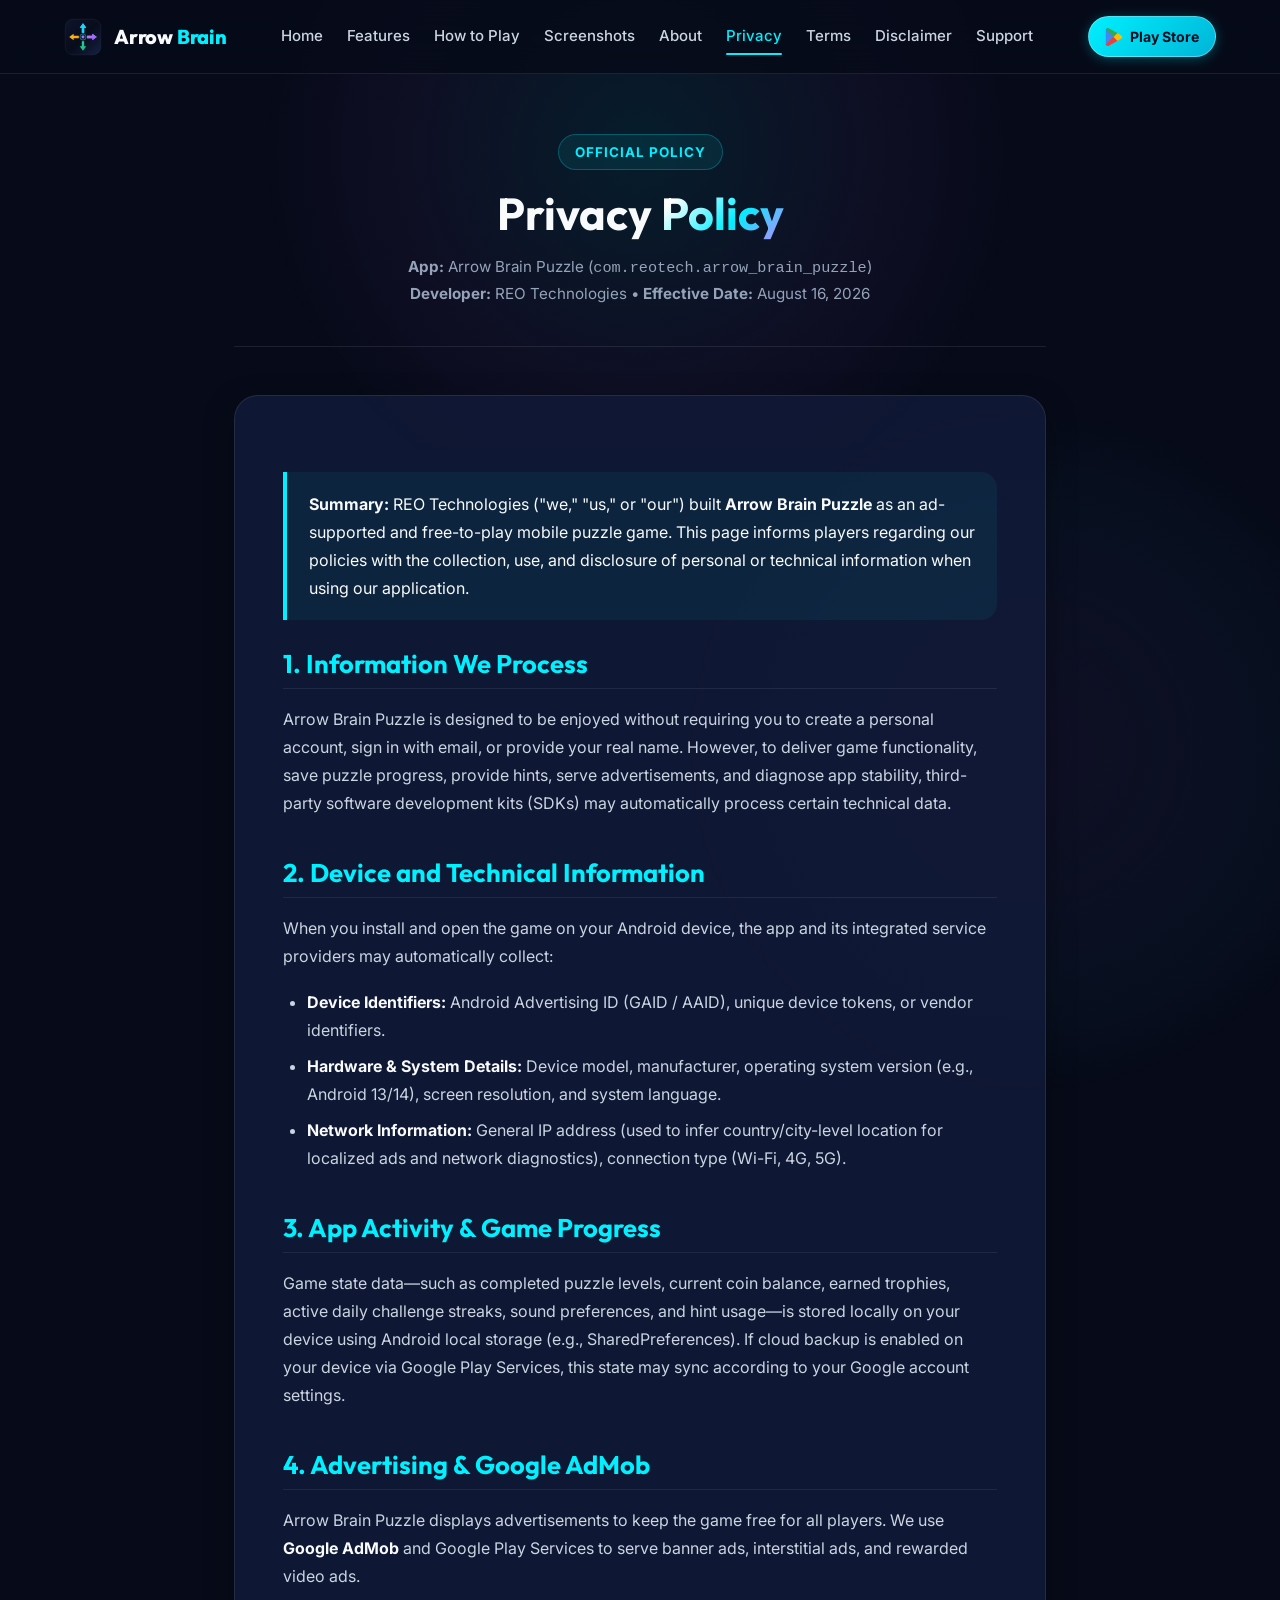
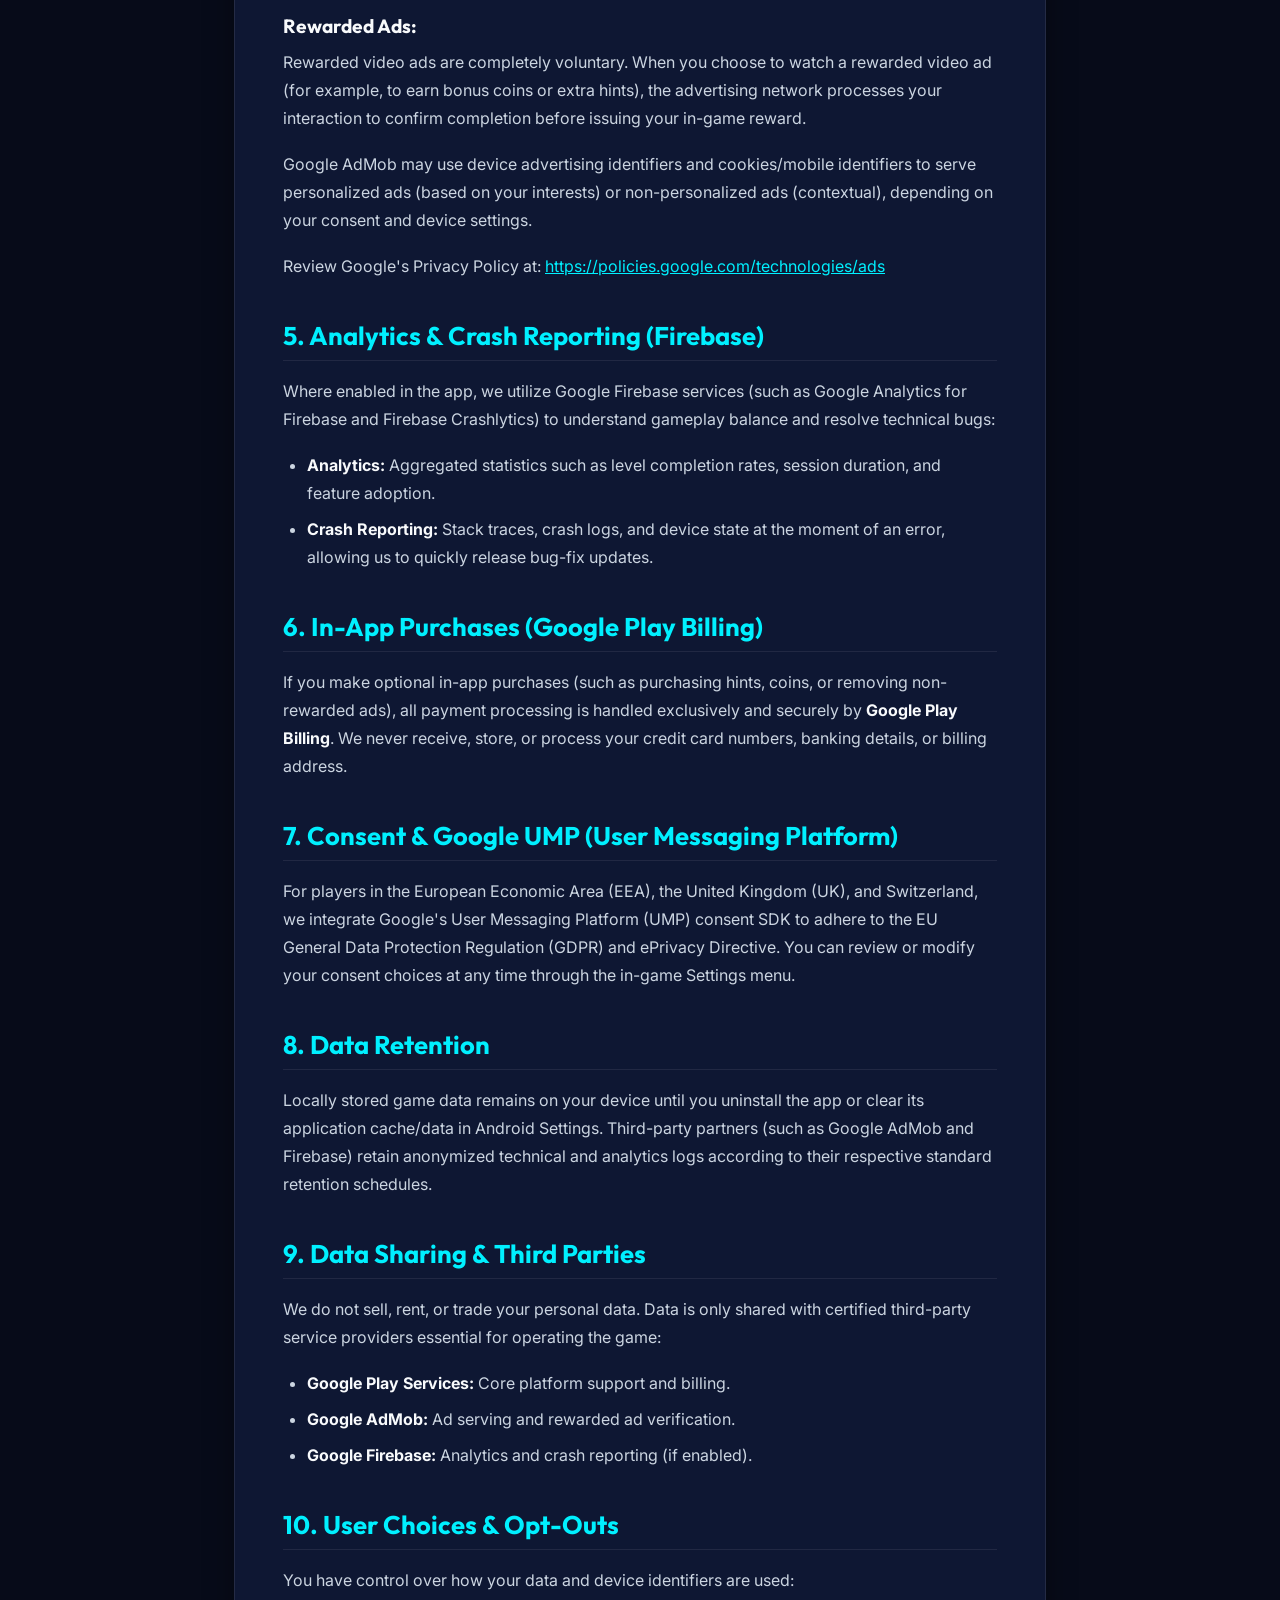
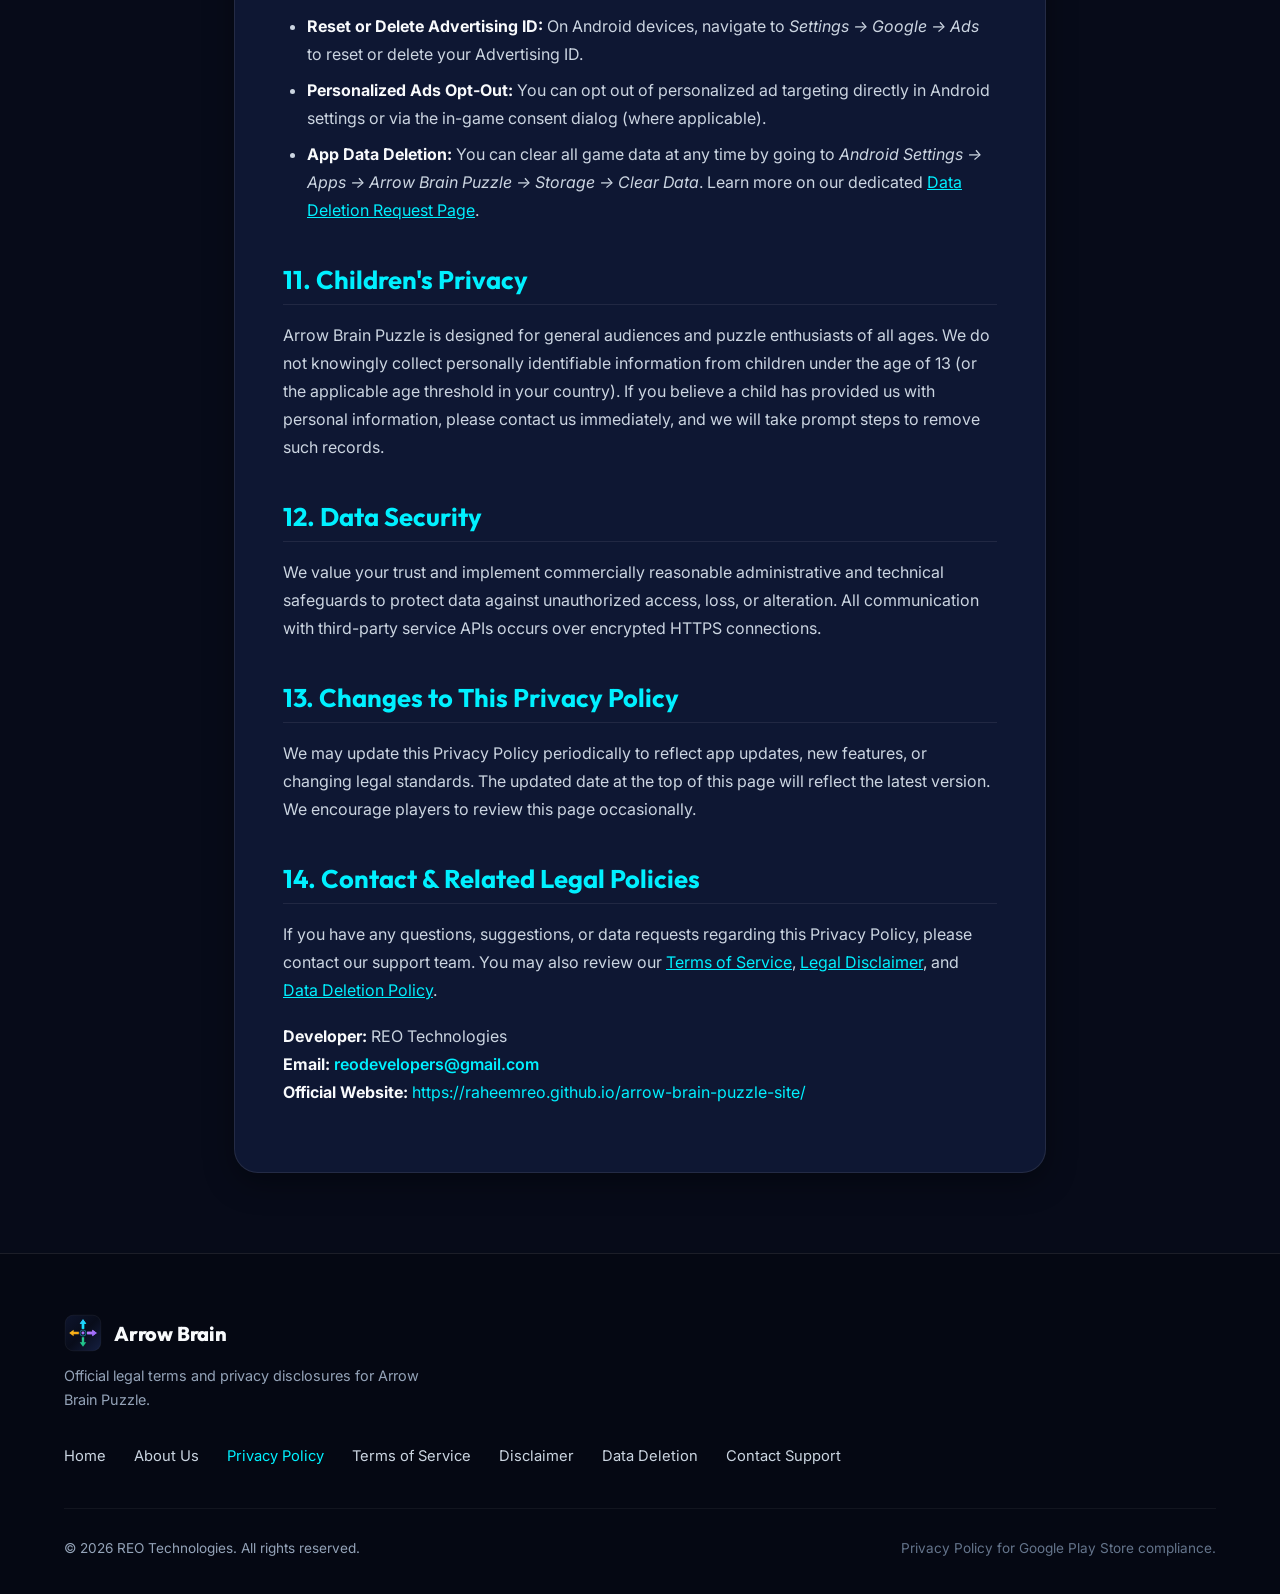
<file: privacy.html>
<!DOCTYPE html>
<html lang="en">
<head>
  <meta charset="UTF-8">
  <meta name="viewport" content="width=device-width, initial-scale=1.0">
  <title>Privacy Policy - Arrow Brain Puzzle</title>
  
  <!-- SEO & Policy Metadata -->
  <meta name="description" content="Privacy Policy for Arrow Brain Puzzle mobile game developed by REO Technologies. Learn how data, ads, and game progress are handled.">
  <meta name="robots" content="index, follow">
  <link rel="canonical" href="https://raheemreo.github.io/arrow-brain-puzzle-site/privacy.html">

  <!-- Open Graph -->
  <meta property="og:type" content="website">
  <meta property="og:url" content="https://raheemreo.github.io/arrow-brain-puzzle-site/privacy.html">
  <meta property="og:title" content="Privacy Policy - Arrow Brain Puzzle">
  <meta property="og:description" content="Privacy Policy and Data Safety disclosures for Arrow Brain Puzzle.">
  <meta property="og:image" content="./assets/icons/app-icon.svg">

  <!-- Mobile & Theme -->
  <meta name="theme-color" content="#070b19">
  <link rel="icon" type="image/svg+xml" href="./assets/icons/app-icon.svg">

  <!-- Google Fonts Preconnect & Stylesheet -->
  <link rel="preconnect" href="https://fonts.googleapis.com">
  <link rel="preconnect" href="https://fonts.gstatic.com" crossorigin>
  <link href="https://fonts.googleapis.com/css2?family=Inter:wght@400;500;600;700&family=Outfit:wght@600;700;800&display=swap" rel="stylesheet">

  <!-- Main Stylesheet -->
  <link rel="stylesheet" href="./style.css">
</head>
<body>
  <a href="#main-content" class="skip-to-content">Skip to main content</a>

  <!-- Header Navigation -->
  <header class="header">
    <div class="container header-container">
      <a href="./index.html" class="logo-link" aria-label="Arrow Brain Puzzle Home">
        <img src="./assets/icons/app-icon.svg" alt="Arrow Brain Puzzle Logo" class="logo-icon" width="38" height="38">
        <span class="logo-text">Arrow <span>Brain</span></span>
      </a>

      <nav class="nav-menu" id="primary-nav" aria-label="Primary Navigation">
        <a href="./index.html" class="nav-link">Home</a>
        <a href="./index.html#features" class="nav-link">Features</a>
        <a href="./index.html#how-to-play" class="nav-link">How to Play</a>
        <a href="./index.html#screenshots" class="nav-link">Screenshots</a>
        <a href="./about.html" class="nav-link">About</a>
        <a href="./privacy.html" class="nav-link active">Privacy</a>
        <a href="./terms.html" class="nav-link">Terms</a>
        <a href="./disclaimer.html" class="nav-link">Disclaimer</a>
        <a href="./contact.html" class="nav-link">Support</a>
      </nav>

      <div class="nav-actions">
        <a href="https://play.google.com/store/apps/details?id=com.reotech.arrow_brain_puzzle" target="_blank" rel="noopener noreferrer" class="btn btn-primary btn-nav" aria-label="Get it on Google Play">
          <img src="./assets/icons/google-play-store-icon.webp" alt="Google Play" class="btn-icon" width="18" height="18">
          <span>Play Store</span>
        </a>

        <button class="mobile-toggle" aria-controls="primary-nav" aria-expanded="false" aria-label="Toggle navigation menu">
          <span></span>
        </button>
      </div>
    </div>
  </header>

  <!-- Main Legal Content -->
  <!-- ========================================================================
       NOTE FOR DEVELOPER:
       Ensure this Privacy Policy matches your active Google Play Data Safety
       form declarations in Google Play Console (AdMob, Firebase, Billing).
       ======================================================================== -->
  <main id="main-content" class="container container-narrow">
    <div class="legal-header">
      <div class="section-tag">Official Policy</div>
      <h1>Privacy <span class="text-gradient">Policy</span></h1>
      <p class="legal-meta">
        <strong>App:</strong> Arrow Brain Puzzle (<code>com.reotech.arrow_brain_puzzle</code>)<br>
        <strong>Developer:</strong> REO Technologies &bull; <strong>Effective Date:</strong> August 16, 2026
      </p>
    </div>

    <article class="legal-content">
      <div class="legal-notice-box">
        <p>
          <strong>Summary:</strong> REO Technologies ("we," "us," or "our") built <strong>Arrow Brain Puzzle</strong> as an ad-supported and free-to-play mobile puzzle game. This page informs players regarding our policies with the collection, use, and disclosure of personal or technical information when using our application.
        </p>
      </div>

      <h2>1. Information We Process</h2>
      <p>
        Arrow Brain Puzzle is designed to be enjoyed without requiring you to create a personal account, sign in with email, or provide your real name. However, to deliver game functionality, save puzzle progress, provide hints, serve advertisements, and diagnose app stability, third-party software development kits (SDKs) may automatically process certain technical data.
      </p>

      <h2>2. Device and Technical Information</h2>
      <p>
        When you install and open the game on your Android device, the app and its integrated service providers may automatically collect:
      </p>
      <ul>
        <li><strong>Device Identifiers:</strong> Android Advertising ID (GAID / AAID), unique device tokens, or vendor identifiers.</li>
        <li><strong>Hardware &amp; System Details:</strong> Device model, manufacturer, operating system version (e.g., Android 13/14), screen resolution, and system language.</li>
        <li><strong>Network Information:</strong> General IP address (used to infer country/city-level location for localized ads and network diagnostics), connection type (Wi-Fi, 4G, 5G).</li>
      </ul>

      <h2>3. App Activity &amp; Game Progress</h2>
      <p>
        Game state data—such as completed puzzle levels, current coin balance, earned trophies, active daily challenge streaks, sound preferences, and hint usage—is stored locally on your device using Android local storage (e.g., SharedPreferences). If cloud backup is enabled on your device via Google Play Services, this state may sync according to your Google account settings.
      </p>

      <h2>4. Advertising &amp; Google AdMob</h2>
      <p>
        Arrow Brain Puzzle displays advertisements to keep the game free for all players. We use <strong>Google AdMob</strong> and Google Play Services to serve banner ads, interstitial ads, and rewarded video ads.
      </p>
      <h3>Rewarded Ads:</h3>
      <p>
        Rewarded video ads are completely voluntary. When you choose to watch a rewarded video ad (for example, to earn bonus coins or extra hints), the advertising network processes your interaction to confirm completion before issuing your in-game reward.
      </p>
      <p>
        Google AdMob may use device advertising identifiers and cookies/mobile identifiers to serve personalized ads (based on your interests) or non-personalized ads (contextual), depending on your consent and device settings.
      </p>
      <p>
        Review Google's Privacy Policy at: <a href="https://policies.google.com/technologies/ads" target="_blank" rel="noopener noreferrer" style="color: var(--color-cyan); text-decoration: underline;">https://policies.google.com/technologies/ads</a>
      </p>

      <h2>5. Analytics &amp; Crash Reporting (Firebase)</h2>
      <p>
        Where enabled in the app, we utilize Google Firebase services (such as Google Analytics for Firebase and Firebase Crashlytics) to understand gameplay balance and resolve technical bugs:
      </p>
      <ul>
        <li><strong>Analytics:</strong> Aggregated statistics such as level completion rates, session duration, and feature adoption.</li>
        <li><strong>Crash Reporting:</strong> Stack traces, crash logs, and device state at the moment of an error, allowing us to quickly release bug-fix updates.</li>
      </ul>

      <h2>6. In-App Purchases (Google Play Billing)</h2>
      <p>
        If you make optional in-app purchases (such as purchasing hints, coins, or removing non-rewarded ads), all payment processing is handled exclusively and securely by <strong>Google Play Billing</strong>. We never receive, store, or process your credit card numbers, banking details, or billing address.
      </p>

      <h2>7. Consent &amp; Google UMP (User Messaging Platform)</h2>
      <p>
        For players in the European Economic Area (EEA), the United Kingdom (UK), and Switzerland, we integrate Google's User Messaging Platform (UMP) consent SDK to adhere to the EU General Data Protection Regulation (GDPR) and ePrivacy Directive. You can review or modify your consent choices at any time through the in-game Settings menu.
      </p>

      <h2>8. Data Retention</h2>
      <p>
        Locally stored game data remains on your device until you uninstall the app or clear its application cache/data in Android Settings. Third-party partners (such as Google AdMob and Firebase) retain anonymized technical and analytics logs according to their respective standard retention schedules.
      </p>

      <h2>9. Data Sharing &amp; Third Parties</h2>
      <p>
        We do not sell, rent, or trade your personal data. Data is only shared with certified third-party service providers essential for operating the game:
      </p>
      <ul>
        <li><strong>Google Play Services:</strong> Core platform support and billing.</li>
        <li><strong>Google AdMob:</strong> Ad serving and rewarded ad verification.</li>
        <li><strong>Google Firebase:</strong> Analytics and crash reporting (if enabled).</li>
      </ul>

      <h2>10. User Choices &amp; Opt-Outs</h2>
      <p>
        You have control over how your data and device identifiers are used:
      </p>
      <ul>
        <li><strong>Reset or Delete Advertising ID:</strong> On Android devices, navigate to <em>Settings &rarr; Google &rarr; Ads</em> to reset or delete your Advertising ID.</li>
        <li><strong>Personalized Ads Opt-Out:</strong> You can opt out of personalized ad targeting directly in Android settings or via the in-game consent dialog (where applicable).</li>
        <li><strong>App Data Deletion:</strong> You can clear all game data at any time by going to <em>Android Settings &rarr; Apps &rarr; Arrow Brain Puzzle &rarr; Storage &rarr; Clear Data</em>. Learn more on our dedicated <a href="./data-deletion.html" style="color: var(--color-cyan); text-decoration: underline;">Data Deletion Request Page</a>.</li>
      </ul>

      <h2>11. Children's Privacy</h2>
      <p>
        Arrow Brain Puzzle is designed for general audiences and puzzle enthusiasts of all ages. We do not knowingly collect personally identifiable information from children under the age of 13 (or the applicable age threshold in your country). If you believe a child has provided us with personal information, please contact us immediately, and we will take prompt steps to remove such records.
      </p>

      <h2>12. Data Security</h2>
      <p>
        We value your trust and implement commercially reasonable administrative and technical safeguards to protect data against unauthorized access, loss, or alteration. All communication with third-party service APIs occurs over encrypted HTTPS connections.
      </p>

      <h2>13. Changes to This Privacy Policy</h2>
      <p>
        We may update this Privacy Policy periodically to reflect app updates, new features, or changing legal standards. The updated date at the top of this page will reflect the latest version. We encourage players to review this page occasionally.
      </p>

      <h2>14. Contact &amp; Related Legal Policies</h2>
      <p>
        If you have any questions, suggestions, or data requests regarding this Privacy Policy, please contact our support team. You may also review our <a href="./terms.html" style="color: var(--color-cyan); text-decoration: underline;">Terms of Service</a>, <a href="./disclaimer.html" style="color: var(--color-cyan); text-decoration: underline;">Legal Disclaimer</a>, and <a href="./data-deletion.html" style="color: var(--color-cyan); text-decoration: underline;">Data Deletion Policy</a>.
      </p>
      <p>
        <strong>Developer:</strong> REO Technologies<br>
        <strong>Email:</strong> <a href="mailto:reodevelopers@gmail.com?subject=Arrow%20Brain%20Puzzle%20Privacy%20Inquiry" style="color: var(--color-cyan); font-weight: 600;">reodevelopers@gmail.com</a><br>
        <strong>Official Website:</strong> <a href="https://raheemreo.github.io/arrow-brain-puzzle-site/" style="color: var(--color-cyan);">https://raheemreo.github.io/arrow-brain-puzzle-site/</a>
      </p>
    </article>
  </main>

  <!-- Footer -->
  <footer class="footer">
    <div class="container">
      <div class="footer-top">
        <div class="footer-brand">
          <a href="./index.html" class="logo-link">
            <img src="./assets/icons/app-icon.svg" alt="Arrow Brain Puzzle" class="logo-icon" width="32" height="32">
            <span>Arrow <span>Brain</span></span>
          </a>
          <p>Official legal terms and privacy disclosures for Arrow Brain Puzzle.</p>
        </div>

        <div class="footer-links">
          <a href="./index.html" class="footer-link">Home</a>
          <a href="./about.html" class="footer-link">About Us</a>
          <a href="./privacy.html" class="footer-link" style="color: var(--color-cyan);">Privacy Policy</a>
          <a href="./terms.html" class="footer-link">Terms of Service</a>
          <a href="./disclaimer.html" class="footer-link">Disclaimer</a>
          <a href="./data-deletion.html" class="footer-link">Data Deletion</a>
          <a href="./contact.html" class="footer-link">Contact Support</a>
        </div>
      </div>

      <div class="footer-bottom">
        <div>&copy; <span class="current-year">2026</span> REO Technologies. All rights reserved.</div>
        <div class="footer-disclaimer">Privacy Policy for Google Play Store compliance.</div>
      </div>
    </div>
  </footer>

  <script src="./script.js"></script>
</body>
</html>
</file>
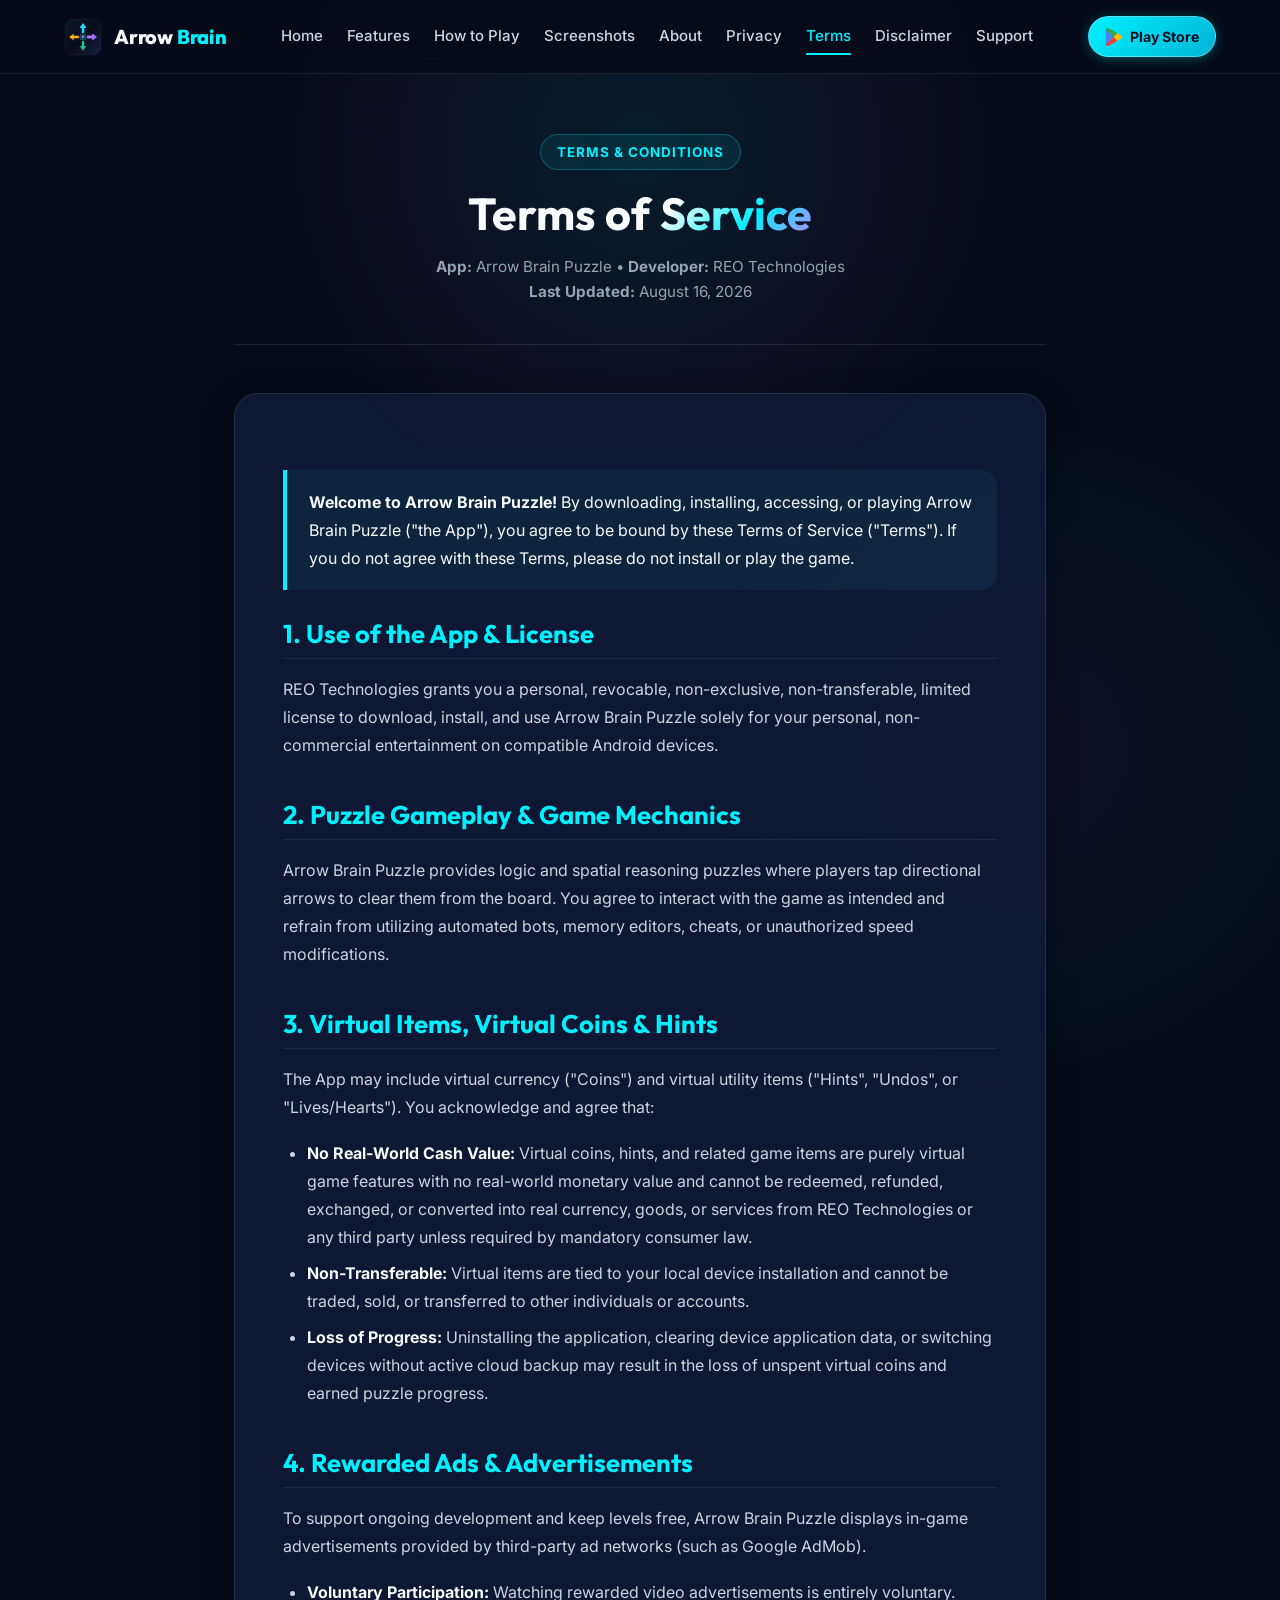
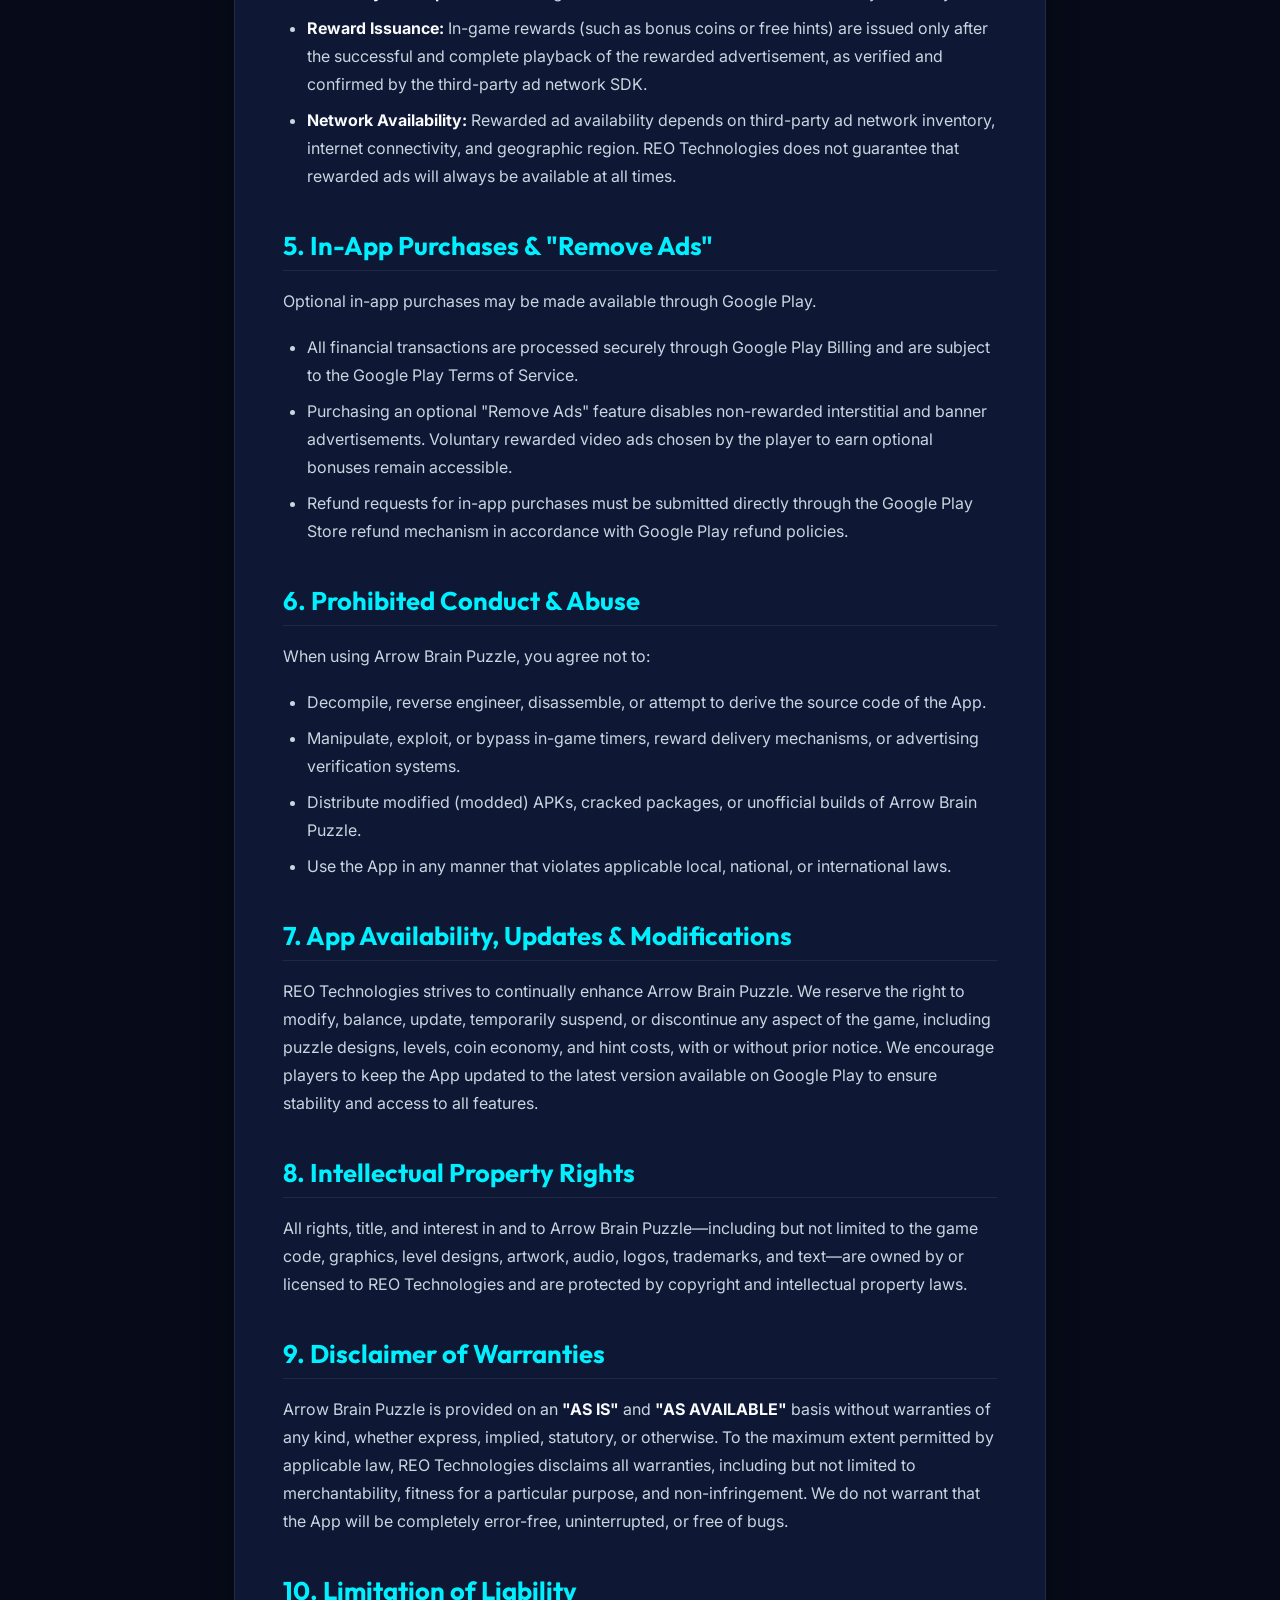
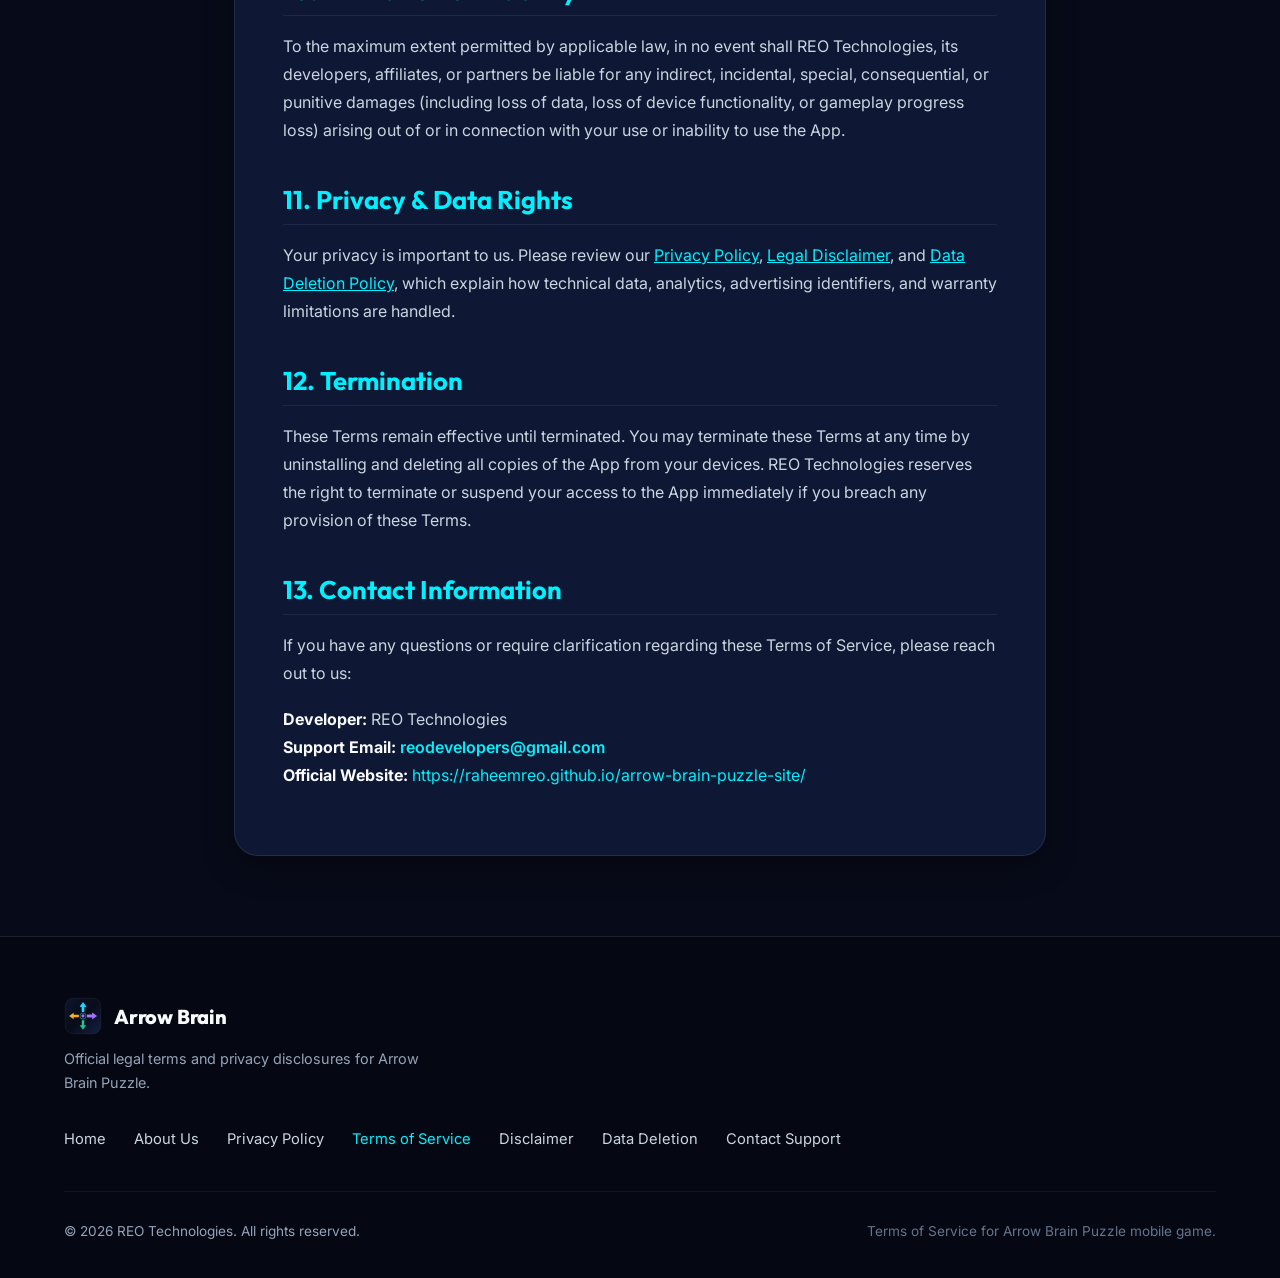
<file: terms.html>
<!DOCTYPE html>
<html lang="en">
<head>
  <meta charset="UTF-8">
  <meta name="viewport" content="width=device-width, initial-scale=1.0">
  <title>Terms of Service - Arrow Brain Puzzle</title>
  
  <!-- SEO & Policy Metadata -->
  <meta name="description" content="Terms of Service for Arrow Brain Puzzle mobile game developed by REO Technologies. Rules for gameplay, virtual items, hints, and rewarded ads.">
  <meta name="robots" content="index, follow">
  <link rel="canonical" href="https://raheemreo.github.io/arrow-brain-puzzle-site/terms.html">

  <!-- Open Graph -->
  <meta property="og:type" content="website">
  <meta property="og:url" content="https://raheemreo.github.io/arrow-brain-puzzle-site/terms.html">
  <meta property="og:title" content="Terms of Service - Arrow Brain Puzzle">
  <meta property="og:description" content="Terms of Service and user agreement for Arrow Brain Puzzle.">
  <meta property="og:image" content="./assets/icons/app-icon.svg">

  <!-- Mobile & Theme -->
  <meta name="theme-color" content="#070b19">
  <link rel="icon" type="image/svg+xml" href="./assets/icons/app-icon.svg">

  <!-- Google Fonts Preconnect & Stylesheet -->
  <link rel="preconnect" href="https://fonts.googleapis.com">
  <link rel="preconnect" href="https://fonts.gstatic.com" crossorigin>
  <link href="https://fonts.googleapis.com/css2?family=Inter:wght@400;500;600;700&family=Outfit:wght@600;700;800;900&display=swap" rel="stylesheet">

  <!-- Main Stylesheet -->
  <link rel="stylesheet" href="./style.css">
</head>
<body>
  <a href="#main-content" class="skip-to-content">Skip to main content</a>

  <!-- Header Navigation -->
  <header class="header">
    <div class="container header-container">
      <a href="./index.html" class="logo-link" aria-label="Arrow Brain Puzzle Home">
        <img src="./assets/icons/app-icon.svg" alt="Arrow Brain Puzzle Logo" class="logo-icon" width="38" height="38">
        <span class="logo-text">Arrow <span>Brain</span></span>
      </a>

      <nav class="nav-menu" id="primary-nav" aria-label="Primary Navigation">
        <a href="./index.html" class="nav-link">Home</a>
        <a href="./index.html#features" class="nav-link">Features</a>
        <a href="./index.html#how-to-play" class="nav-link">How to Play</a>
        <a href="./index.html#screenshots" class="nav-link">Screenshots</a>
        <a href="./about.html" class="nav-link">About</a>
        <a href="./privacy.html" class="nav-link">Privacy</a>
        <a href="./terms.html" class="nav-link active">Terms</a>
        <a href="./disclaimer.html" class="nav-link">Disclaimer</a>
        <a href="./contact.html" class="nav-link">Support</a>
      </nav>

      <div class="nav-actions">
        <a href="https://play.google.com/store/apps/details?id=com.reotech.arrow_brain_puzzle" target="_blank" rel="noopener noreferrer" class="btn btn-primary btn-nav" aria-label="Get it on Google Play">
          <img src="./assets/icons/google-play-store-icon.webp" alt="Google Play" class="btn-icon" width="18" height="18">
          <span>Play Store</span>
        </a>

        <button class="mobile-toggle" aria-controls="primary-nav" aria-expanded="false" aria-label="Toggle navigation menu">
          <span></span>
        </button>
      </div>
    </div>
  </header>

  <!-- Main Terms Content -->
  <main id="main-content" class="container container-narrow">
    <div class="legal-header">
      <div class="section-tag">Terms &amp; Conditions</div>
      <h1>Terms of <span class="text-gradient">Service</span></h1>
      <p class="legal-meta">
        <strong>App:</strong> Arrow Brain Puzzle &bull; <strong>Developer:</strong> REO Technologies<br>
        <strong>Last Updated:</strong> August 16, 2026
      </p>
    </div>

    <article class="legal-content">
      <div class="legal-notice-box">
        <p>
          <strong>Welcome to Arrow Brain Puzzle!</strong> By downloading, installing, accessing, or playing Arrow Brain Puzzle ("the App"), you agree to be bound by these Terms of Service ("Terms"). If you do not agree with these Terms, please do not install or play the game.
        </p>
      </div>

      <h2>1. Use of the App &amp; License</h2>
      <p>
        REO Technologies grants you a personal, revocable, non-exclusive, non-transferable, limited license to download, install, and use Arrow Brain Puzzle solely for your personal, non-commercial entertainment on compatible Android devices.
      </p>

      <h2>2. Puzzle Gameplay &amp; Game Mechanics</h2>
      <p>
        Arrow Brain Puzzle provides logic and spatial reasoning puzzles where players tap directional arrows to clear them from the board. You agree to interact with the game as intended and refrain from utilizing automated bots, memory editors, cheats, or unauthorized speed modifications.
      </p>

      <h2>3. Virtual Items, Virtual Coins &amp; Hints</h2>
      <p>
        The App may include virtual currency ("Coins") and virtual utility items ("Hints", "Undos", or "Lives/Hearts"). You acknowledge and agree that:
      </p>
      <ul>
        <li><strong>No Real-World Cash Value:</strong> Virtual coins, hints, and related game items are purely virtual game features with no real-world monetary value and cannot be redeemed, refunded, exchanged, or converted into real currency, goods, or services from REO Technologies or any third party unless required by mandatory consumer law.</li>
        <li><strong>Non-Transferable:</strong> Virtual items are tied to your local device installation and cannot be traded, sold, or transferred to other individuals or accounts.</li>
        <li><strong>Loss of Progress:</strong> Uninstalling the application, clearing device application data, or switching devices without active cloud backup may result in the loss of unspent virtual coins and earned puzzle progress.</li>
      </ul>

      <h2>4. Rewarded Ads &amp; Advertisements</h2>
      <p>
        To support ongoing development and keep levels free, Arrow Brain Puzzle displays in-game advertisements provided by third-party ad networks (such as Google AdMob).
      </p>
      <ul>
        <li><strong>Voluntary Participation:</strong> Watching rewarded video advertisements is entirely voluntary.</li>
        <li><strong>Reward Issuance:</strong> In-game rewards (such as bonus coins or free hints) are issued only after the successful and complete playback of the rewarded advertisement, as verified and confirmed by the third-party ad network SDK.</li>
        <li><strong>Network Availability:</strong> Rewarded ad availability depends on third-party ad network inventory, internet connectivity, and geographic region. REO Technologies does not guarantee that rewarded ads will always be available at all times.</li>
      </ul>

      <h2>5. In-App Purchases &amp; "Remove Ads"</h2>
      <p>
        Optional in-app purchases may be made available through Google Play.
      </p>
      <ul>
        <li>All financial transactions are processed securely through Google Play Billing and are subject to the Google Play Terms of Service.</li>
        <li>Purchasing an optional "Remove Ads" feature disables non-rewarded interstitial and banner advertisements. Voluntary rewarded video ads chosen by the player to earn optional bonuses remain accessible.</li>
        <li>Refund requests for in-app purchases must be submitted directly through the Google Play Store refund mechanism in accordance with Google Play refund policies.</li>
      </ul>

      <h2>6. Prohibited Conduct &amp; Abuse</h2>
      <p>
        When using Arrow Brain Puzzle, you agree not to:
      </p>
      <ul>
        <li>Decompile, reverse engineer, disassemble, or attempt to derive the source code of the App.</li>
        <li>Manipulate, exploit, or bypass in-game timers, reward delivery mechanisms, or advertising verification systems.</li>
        <li>Distribute modified (modded) APKs, cracked packages, or unofficial builds of Arrow Brain Puzzle.</li>
        <li>Use the App in any manner that violates applicable local, national, or international laws.</li>
      </ul>

      <h2>7. App Availability, Updates &amp; Modifications</h2>
      <p>
        REO Technologies strives to continually enhance Arrow Brain Puzzle. We reserve the right to modify, balance, update, temporarily suspend, or discontinue any aspect of the game, including puzzle designs, levels, coin economy, and hint costs, with or without prior notice. We encourage players to keep the App updated to the latest version available on Google Play to ensure stability and access to all features.
      </p>

      <h2>8. Intellectual Property Rights</h2>
      <p>
        All rights, title, and interest in and to Arrow Brain Puzzle—including but not limited to the game code, graphics, level designs, artwork, audio, logos, trademarks, and text—are owned by or licensed to REO Technologies and are protected by copyright and intellectual property laws.
      </p>

      <h2>9. Disclaimer of Warranties</h2>
      <p>
        Arrow Brain Puzzle is provided on an <strong>"AS IS"</strong> and <strong>"AS AVAILABLE"</strong> basis without warranties of any kind, whether express, implied, statutory, or otherwise. To the maximum extent permitted by applicable law, REO Technologies disclaims all warranties, including but not limited to merchantability, fitness for a particular purpose, and non-infringement. We do not warrant that the App will be completely error-free, uninterrupted, or free of bugs.
      </p>

      <h2>10. Limitation of Liability</h2>
      <p>
        To the maximum extent permitted by applicable law, in no event shall REO Technologies, its developers, affiliates, or partners be liable for any indirect, incidental, special, consequential, or punitive damages (including loss of data, loss of device functionality, or gameplay progress loss) arising out of or in connection with your use or inability to use the App.
      </p>

      <h2>11. Privacy &amp; Data Rights</h2>
      <p>
        Your privacy is important to us. Please review our <a href="./privacy.html" style="color: var(--color-cyan); text-decoration: underline;">Privacy Policy</a>, <a href="./disclaimer.html" style="color: var(--color-cyan); text-decoration: underline;">Legal Disclaimer</a>, and <a href="./data-deletion.html" style="color: var(--color-cyan); text-decoration: underline;">Data Deletion Policy</a>, which explain how technical data, analytics, advertising identifiers, and warranty limitations are handled.
      </p>

      <h2>12. Termination</h2>
      <p>
        These Terms remain effective until terminated. You may terminate these Terms at any time by uninstalling and deleting all copies of the App from your devices. REO Technologies reserves the right to terminate or suspend your access to the App immediately if you breach any provision of these Terms.
      </p>

      <h2>13. Contact Information</h2>
      <p>
        If you have any questions or require clarification regarding these Terms of Service, please reach out to us:
      </p>
      <p>
        <strong>Developer:</strong> REO Technologies<br>
        <strong>Support Email:</strong> <a href="mailto:reodevelopers@gmail.com?subject=Arrow%20Brain%20Puzzle%20Terms%20Inquiry" style="color: var(--color-cyan); font-weight: 600;">reodevelopers@gmail.com</a><br>
        <strong>Official Website:</strong> <a href="https://raheemreo.github.io/arrow-brain-puzzle-site/" style="color: var(--color-cyan);">https://raheemreo.github.io/arrow-brain-puzzle-site/</a>
      </p>
    </article>
  </main>

  <!-- Footer -->
  <footer class="footer">
    <div class="container">
      <div class="footer-top">
        <div class="footer-brand">
          <a href="./index.html" class="logo-link">
            <img src="./assets/icons/app-icon.svg" alt="Arrow Brain Puzzle" class="logo-icon" width="32" height="32">
            <span>Arrow <span>Brain</span></span>
          </a>
          <p>Official legal terms and privacy disclosures for Arrow Brain Puzzle.</p>
        </div>

        <div class="footer-links">
          <a href="./index.html" class="footer-link">Home</a>
          <a href="./about.html" class="footer-link">About Us</a>
          <a href="./privacy.html" class="footer-link">Privacy Policy</a>
          <a href="./terms.html" class="footer-link" style="color: var(--color-cyan);">Terms of Service</a>
          <a href="./disclaimer.html" class="footer-link">Disclaimer</a>
          <a href="./data-deletion.html" class="footer-link">Data Deletion</a>
          <a href="./contact.html" class="footer-link">Contact Support</a>
        </div>
      </div>

      <div class="footer-bottom">
        <div>&copy; <span class="current-year">2026</span> REO Technologies. All rights reserved.</div>
        <div class="footer-disclaimer">Terms of Service for Arrow Brain Puzzle mobile game.</div>
      </div>
    </div>
  </footer>

  <script src="./script.js"></script>
</body>
</html>
</file>
<file: style.css>
/* ==========================================================================
   ARROW BRAIN PUZZLE - OFFICIAL WEBSITE DESIGN SYSTEM
   Theme: Deep Navy / Cyber Cyan / Electric Purple / Soft Glassmorphism
   Author: REO Technologies
   ========================================================================== */

/* --------------------------------------------------------------------------
   1. CSS Custom Properties (Design Tokens)
   -------------------------------------------------------------------------- */
:root {
  /* Color Palette */
  --bg-primary: #070b19;
  --bg-secondary: #0e152e;
  --bg-surface: #121c3d;
  --bg-card: rgba(18, 28, 61, 0.72);
  --bg-card-hover: rgba(26, 39, 84, 0.88);
  --bg-glass: rgba(255, 255, 255, 0.04);
  --bg-glass-heavy: rgba(10, 16, 36, 0.85);

  /* Borders & Dividers */
  --border-subtle: rgba(255, 255, 255, 0.09);
  --border-glass: rgba(255, 255, 255, 0.14);
  --border-cyan: rgba(0, 240, 255, 0.35);
  --border-purple: rgba(168, 85, 247, 0.35);

  /* Neon Accent Colors */
  --color-cyan: #00f0ff;
  --color-cyan-glow: rgba(0, 240, 255, 0.32);
  --color-cyan-dark: #00b4d8;
  --color-purple: #a855f7;
  --color-purple-glow: rgba(168, 85, 247, 0.32);
  --color-blue: #38bdf8;
  --color-emerald: #10b981;
  --color-amber: #f59e0b;
  --color-rose: #f43f5e;

  /* Typography Colors */
  --text-primary: #f8fafc;
  --text-secondary: #cbd5e1;
  --text-muted: #94a3b8;
  --text-dim: #64748b;

  /* Typography Fonts */
  --font-heading: 'Outfit', -apple-system, BlinkMacSystemFont, 'Segoe UI', Roboto, sans-serif;
  --font-body: 'Inter', -apple-system, BlinkMacSystemFont, 'Segoe UI', Roboto, sans-serif;

  /* Layout & Sizing */
  --max-width: 1200px;
  --max-width-narrow: 860px;
  --nav-height: 74px;
  --radius-sm: 8px;
  --radius-md: 16px;
  --radius-lg: 24px;
  --radius-pill: 9999px;

  /* Shadows */
  --shadow-sm: 0 4px 12px rgba(0, 0, 0, 0.25);
  --shadow-md: 0 10px 30px rgba(0, 0, 0, 0.35);
  --shadow-lg: 0 20px 45px rgba(0, 0, 0, 0.5);
  --shadow-cyan: 0 8px 30px rgba(0, 240, 255, 0.25);
  --shadow-purple: 0 8px 30px rgba(168, 85, 247, 0.25);

  /* Transitions */
  --transition-fast: 0.18s ease;
  --transition-normal: 0.28s cubic-bezier(0.16, 1, 0.3, 1);
  --transition-slow: 0.5s cubic-bezier(0.16, 1, 0.3, 1);
}

/* --------------------------------------------------------------------------
   2. Reset & Global Styles
   -------------------------------------------------------------------------- */
*, *::before, *::after {
  box-sizing: border-box;
  margin: 0;
  padding: 0;
}

html {
  scroll-behavior: smooth;
  color-scheme: dark;
  font-size: 16px;
  overflow-x: hidden;
  width: 100%;
  max-width: 100vw;
}

body {
  font-family: var(--font-body);
  background-color: var(--bg-primary);
  color: var(--text-primary);
  line-height: 1.65;
  min-height: 100vh;
  overflow-x: hidden;
  width: 100%;
  max-width: 100vw;
  position: relative;
  -webkit-font-smoothing: antialiased;
  -moz-osx-font-smoothing: grayscale;
}

/* Ambient Radial Glow Background */
body::before {
  content: '';
  position: fixed;
  top: -150px;
  left: 50%;
  transform: translateX(-50%);
  width: 900px;
  height: 600px;
  background: radial-gradient(circle, rgba(0, 240, 255, 0.08) 0%, rgba(168, 85, 247, 0.05) 45%, transparent 70%);
  pointer-events: none;
  z-index: 0;
}

body::after {
  content: '';
  position: fixed;
  bottom: -200px;
  right: -100px;
  width: 700px;
  height: 700px;
  background: radial-gradient(circle, rgba(168, 85, 247, 0.06) 0%, rgba(56, 189, 248, 0.03) 50%, transparent 70%);
  pointer-events: none;
  z-index: 0;
}

/* Images and Media */
img, svg {
  display: block;
  max-width: 100%;
}

a {
  color: inherit;
  text-decoration: none;
  transition: color var(--transition-fast);
}

button {
  font-family: inherit;
  cursor: pointer;
  border: none;
  background: none;
}

ul, ol {
  list-style: none;
}

/* Accessibility Focus States */
:focus-visible {
  outline: 2px solid var(--color-cyan);
  outline-offset: 3px;
  border-radius: var(--radius-sm);
}

/* Skip link for keyboard accessibility */
.skip-to-content {
  position: absolute;
  top: -60px;
  left: 20px;
  background: var(--color-cyan);
  color: #070b19;
  padding: 12px 20px;
  font-weight: 700;
  border-radius: var(--radius-sm);
  z-index: 9999;
  transition: top var(--transition-fast);
}

.skip-to-content:focus {
  top: 15px;
}

/* --------------------------------------------------------------------------
   3. Typography & Layout Utilities
   -------------------------------------------------------------------------- */
h1, h2, h3, h4, h5, h6 {
  font-family: var(--font-heading);
  color: var(--text-primary);
  line-height: 1.25;
  font-weight: 700;
}

.container {
  width: 100%;
  max-width: var(--max-width);
  margin-left: auto;
  margin-right: auto;
  padding-left: 24px;
  padding-right: 24px;
  position: relative;
  z-index: 1;
}

.container-narrow {
  max-width: var(--max-width-narrow);
}

.text-gradient {
  background: linear-gradient(135deg, #ffffff 15%, var(--color-cyan) 60%, #c084fc 100%);
  -webkit-background-clip: text;
  -webkit-text-fill-color: transparent;
  background-clip: text;
}

.text-gradient-purple {
  background: linear-gradient(135deg, #ffffff 20%, #c084fc 65%, #a855f7 100%);
  -webkit-background-clip: text;
  -webkit-text-fill-color: transparent;
  background-clip: text;
}

.section-tag {
  display: inline-flex;
  align-items: center;
  gap: 8px;
  padding: 6px 16px;
  border-radius: var(--radius-pill);
  background: rgba(0, 240, 255, 0.08);
  border: 1px solid rgba(0, 240, 255, 0.25);
  color: var(--color-cyan);
  font-size: 0.84rem;
  font-weight: 700;
  text-transform: uppercase;
  letter-spacing: 1px;
  margin-bottom: 16px;
}

.section-header {
  text-align: center;
  max-width: 680px;
  margin: 0 auto 52px;
}

.section-header h2 {
  font-size: 2.35rem;
  margin-bottom: 16px;
  letter-spacing: -0.5px;
}

.section-header p {
  color: var(--text-secondary);
  font-size: 1.1rem;
}

.section {
  padding: 90px 0;
  position: relative;
}

/* Glassmorphism Card Style */
.glass-card {
  background: var(--bg-card);
  backdrop-filter: blur(16px);
  -webkit-backdrop-filter: blur(16px);
  border: 1px solid var(--border-subtle);
  border-radius: var(--radius-lg);
  box-shadow: var(--shadow-md);
  transition: transform var(--transition-normal), border-color var(--transition-normal), box-shadow var(--transition-normal), background var(--transition-normal);
}

.glass-card:hover {
  border-color: var(--border-cyan);
  box-shadow: var(--shadow-cyan);
  transform: translateY(-4px);
}

/* --------------------------------------------------------------------------
   4. Buttons & Interactive Elements
   -------------------------------------------------------------------------- */
.btn {
  display: inline-flex;
  align-items: center;
  justify-content: center;
  gap: 10px;
  padding: 13px 26px;
  border-radius: var(--radius-pill);
  font-weight: 700;
  font-size: 0.98rem;
  text-align: center;
  transition: all var(--transition-normal);
  white-space: nowrap;
  user-select: none;
}

.btn-primary {
  background: linear-gradient(135deg, #00f0ff 0%, #00b4d8 100%);
  color: #060d1f;
  box-shadow: 0 4px 20px rgba(0, 240, 255, 0.35);
  border: 1px solid rgba(255, 255, 255, 0.3);
}

.btn-primary:hover {
  background: linear-gradient(135deg, #48f5ff 0%, #00d2ff 100%);
  box-shadow: 0 6px 28px rgba(0, 240, 255, 0.55);
  transform: translateY(-2px);
  color: #040915;
}

.btn-secondary {
  background: rgba(255, 255, 255, 0.06);
  color: var(--text-primary);
  border: 1px solid var(--border-glass);
  backdrop-filter: blur(10px);
}

.btn-secondary:hover {
  background: rgba(255, 255, 255, 0.12);
  border-color: var(--color-cyan);
  color: var(--color-cyan);
  transform: translateY(-2px);
}

.btn-purple {
  background: linear-gradient(135deg, #a855f7 0%, #7c3aed 100%);
  color: #ffffff;
  box-shadow: 0 4px 20px rgba(168, 85, 247, 0.35);
}

.btn-purple:hover {
  background: linear-gradient(135deg, #c084fc 0%, #9333ea 100%);
  box-shadow: 0 6px 28px rgba(168, 85, 247, 0.55);
  transform: translateY(-2px);
}

.btn-lg {
  padding: 16px 34px;
  font-size: 1.1rem;
}

.btn-nav {
  padding: 8px 16px;
  font-size: 0.88rem;
  font-weight: 700;
  gap: 7px;
  box-shadow: 0 2px 12px rgba(0, 240, 255, 0.28);
}

.btn-icon {
  width: 22px;
  height: 22px;
  flex-shrink: 0;
  object-fit: contain;
  vertical-align: middle;
}

.btn-nav .btn-icon {
  width: 18px;
  height: 18px;
}

.btn-lg .btn-icon {
  width: 26px;
  height: 26px;
}

/* --------------------------------------------------------------------------
   5. Navigation Header
   -------------------------------------------------------------------------- */
.header {
  position: sticky;
  top: 0;
  left: 0;
  width: 100%;
  height: var(--nav-height);
  background: rgba(7, 11, 25, 0.85);
  backdrop-filter: blur(20px);
  -webkit-backdrop-filter: blur(20px);
  border-bottom: 1px solid var(--border-subtle);
  z-index: 1000;
  transition: background var(--transition-normal), border-color var(--transition-normal);
}

.header.scrolled {
  background: rgba(7, 11, 25, 0.95);
  border-bottom-color: rgba(0, 240, 255, 0.2);
  box-shadow: var(--shadow-md);
}

.header-container {
  display: flex;
  align-items: center;
  justify-content: space-between;
  height: 100%;
}

.logo-link {
  display: flex;
  align-items: center;
  gap: 12px;
  font-family: var(--font-heading);
  font-size: 1.25rem;
  font-weight: 800;
  color: var(--text-primary);
  letter-spacing: -0.2px;
}

.logo-link:hover .logo-icon {
  transform: rotate(45deg) scale(1.08);
}

.logo-icon {
  width: 38px;
  height: 38px;
  border-radius: var(--radius-sm);
  transition: transform var(--transition-normal);
}

.logo-text span {
  color: var(--color-cyan);
}

.nav-menu {
  display: flex;
  align-items: center;
  gap: 24px;
}

.nav-link {
  color: var(--text-secondary);
  font-size: 0.94rem;
  font-weight: 500;
  position: relative;
  padding: 6px 0;
  transition: color var(--transition-fast);
}

.nav-link:hover,
.nav-link.active {
  color: var(--color-cyan);
}

.nav-link::after {
  content: '';
  position: absolute;
  bottom: 0;
  left: 0;
  width: 0;
  height: 2px;
  background: var(--color-cyan);
  transition: width var(--transition-normal);
  border-radius: var(--radius-pill);
}

.nav-link:hover::after,
.nav-link.active::after {
  width: 100%;
}

.nav-actions {
  display: flex;
  align-items: center;
  gap: 16px;
}

/* Mobile Menu Toggle */
.mobile-toggle {
  display: none;
  width: 44px;
  height: 44px;
  border-radius: var(--radius-sm);
  border: 1px solid var(--border-subtle);
  background: rgba(255, 255, 255, 0.04);
  color: var(--text-primary);
  align-items: center;
  justify-content: center;
  padding: 10px;
}

.mobile-toggle span {
  display: block;
  width: 22px;
  height: 2px;
  background: var(--text-primary);
  position: relative;
  transition: all var(--transition-fast);
}

.mobile-toggle span::before,
.mobile-toggle span::after {
  content: '';
  position: absolute;
  left: 0;
  width: 100%;
  height: 2px;
  background: var(--text-primary);
  transition: all var(--transition-fast);
}

.mobile-toggle span::before {
  top: -7px;
}

.mobile-toggle span::after {
  bottom: -7px;
}

.mobile-toggle[aria-expanded="true"] span {
  background: transparent;
}

.mobile-toggle[aria-expanded="true"] span::before {
  top: 0;
  transform: rotate(45deg);
  background: var(--color-cyan);
}

.mobile-toggle[aria-expanded="true"] span::after {
  bottom: 0;
  transform: rotate(-45deg);
  background: var(--color-cyan);
}

/* --------------------------------------------------------------------------
   6. Hero Section
   -------------------------------------------------------------------------- */
.hero {
  padding: 70px 0 90px;
  position: relative;
  overflow: hidden;
}

.hero-grid {
  display: grid;
  grid-template-columns: 1.15fr 0.85fr;
  gap: 48px;
  align-items: center;
}

.hero-content {
  max-width: 620px;
}

.hero-title {
  font-size: 3.4rem;
  font-weight: 900;
  letter-spacing: -1.5px;
  line-height: 1.12;
  margin-bottom: 20px;
}

.hero-subtitle {
  font-size: 1.45rem;
  font-weight: 700;
  color: var(--color-cyan);
  margin-bottom: 18px;
  letter-spacing: -0.3px;
}

.hero-description {
  color: var(--text-secondary);
  font-size: 1.12rem;
  line-height: 1.7;
  margin-bottom: 36px;
}

.hero-buttons {
  display: flex;
  flex-wrap: wrap;
  align-items: center;
  gap: 16px;
  margin-bottom: 36px;
}

.hero-stats {
  display: flex;
  flex-wrap: wrap;
  gap: 28px;
  padding-top: 24px;
  border-top: 1px solid var(--border-subtle);
}

.stat-item {
  display: flex;
  flex-direction: column;
}

.stat-value {
  font-family: var(--font-heading);
  font-size: 1.4rem;
  font-weight: 800;
  color: var(--text-primary);
}

.stat-value span {
  color: var(--color-cyan);
}

.stat-label {
  font-size: 0.82rem;
  color: var(--text-muted);
  text-transform: uppercase;
  letter-spacing: 0.5px;
}

/* Interactive Mini Arrow Game Teaser Widget */
.hero-visual {
  display: flex;
  justify-content: center;
  align-items: center;
}

.puzzle-interactive-card {
  width: 100%;
  max-width: 420px;
  background: var(--bg-surface);
  border: 1px solid var(--border-cyan);
  box-shadow: var(--shadow-cyan);
  border-radius: var(--radius-lg);
  padding: 24px;
  text-align: center;
  position: relative;
}

.puzzle-card-header {
  display: flex;
  align-items: center;
  justify-content: space-between;
  margin-bottom: 20px;
}

.puzzle-badge {
  display: inline-flex;
  align-items: center;
  gap: 6px;
  font-size: 0.78rem;
  font-weight: 700;
  text-transform: uppercase;
  color: var(--color-cyan);
  background: rgba(0, 240, 255, 0.1);
  padding: 4px 10px;
  border-radius: var(--radius-pill);
}

.puzzle-instructions {
  font-size: 0.88rem;
  color: var(--text-secondary);
  margin-bottom: 18px;
}

.hero-demo-path-board {
  display: grid;
  grid-template-columns: repeat(4, 1fr);
  gap: 8px;
  background: rgba(8, 12, 26, 0.85);
  padding: 14px;
  border-radius: var(--radius-md);
  border: 1px solid var(--border-subtle);
  margin-bottom: 18px;
}

.hero-board-tile {
  aspect-ratio: 1;
  background: #141e3d;
  border: 1px solid rgba(255, 255, 255, 0.12);
  border-radius: var(--radius-sm);
  display: flex;
  flex-direction: column;
  align-items: center;
  justify-content: center;
  font-size: 1.2rem;
  transition: all var(--transition-normal);
  position: relative;
}

.hero-board-tile.path-active {
  background: linear-gradient(135deg, rgba(0, 240, 255, 0.22) 0%, rgba(168, 85, 247, 0.22) 100%);
  border-color: var(--color-cyan);
  box-shadow: 0 0 12px rgba(0, 240, 255, 0.25);
}

.hero-board-tile.start-tile {
  border-color: #10b981;
  background: rgba(16, 185, 129, 0.22);
}

.hero-board-tile.exit-tile {
  border-color: #f59e0b;
  background: rgba(245, 158, 11, 0.22);
}

.hero-board-tile small {
  font-size: 0.6rem;
  font-weight: 800;
  text-transform: uppercase;
  color: var(--text-muted);
  margin-top: 1px;
}

.pulse-glow {
  animation: pulseGlow 2s infinite alternate;
}

@keyframes pulseGlow {
  0% { transform: scale(1); filter: drop-shadow(0 0 4px rgba(0, 240, 255, 0.4)); }
  100% { transform: scale(1.05); filter: drop-shadow(0 0 10px rgba(0, 240, 255, 0.8)); }
}

.mini-arrow-btn svg {
  width: 32px;
  height: 32px;
  stroke: var(--color-cyan);
  transition: stroke var(--transition-fast);
}

.mini-arrow-btn[data-dir="right"] svg {
  stroke: #c084fc;
}

.mini-arrow-btn[data-dir="down"] svg {
  stroke: #34d399;
}

.mini-arrow-btn[data-dir="left"] svg {
  stroke: #fbbf24;
}

.mini-arrow-btn:hover {
  background: #243468;
  transform: scale(1.05);
}

.mini-arrow-btn.cleared {
  opacity: 0;
  pointer-events: none;
  transform: scale(0.6);
}

.mini-arrow-btn.cleared[data-dir="up"] {
  transform: translateY(-80px) scale(0.4);
}

.mini-arrow-btn.cleared[data-dir="down"] {
  transform: translateY(80px) scale(0.4);
}

.mini-arrow-btn.cleared[data-dir="left"] {
  transform: translateX(-80px) scale(0.4);
}

.mini-arrow-btn.cleared[data-dir="right"] {
  transform: translateX(80px) scale(0.4);
}

.puzzle-footer-actions {
  display: flex;
  align-items: center;
  justify-content: space-between;
  font-size: 0.85rem;
}

.btn-reset-demo {
  color: var(--color-cyan);
  font-weight: 600;
  display: inline-flex;
  align-items: center;
  gap: 4px;
}

.btn-reset-demo:hover {
  text-decoration: underline;
}

.puzzle-status-text {
  color: var(--text-muted);
  font-size: 0.82rem;
}

/* --------------------------------------------------------------------------
   7. Features Grid Section
   -------------------------------------------------------------------------- */
.features-grid {
  display: grid;
  grid-template-columns: repeat(auto-fit, minmax(320px, 1fr));
  gap: 28px;
}

.feature-card {
  padding: 32px 28px;
  position: relative;
  overflow: hidden;
}

.feature-icon-wrapper {
  width: 58px;
  height: 58px;
  border-radius: var(--radius-md);
  display: flex;
  align-items: center;
  justify-content: center;
  margin-bottom: 22px;
  background: rgba(0, 240, 255, 0.1);
  border: 1px solid rgba(0, 240, 255, 0.25);
  font-size: 1.8rem;
  color: var(--color-cyan);
}

.feature-icon-purple {
  background: rgba(168, 85, 247, 0.1);
  border-color: rgba(168, 85, 247, 0.25);
  color: var(--color-purple);
}

.feature-icon-amber {
  background: rgba(245, 158, 11, 0.1);
  border-color: rgba(245, 158, 11, 0.25);
  color: var(--color-amber);
}

.feature-icon-emerald {
  background: rgba(16, 185, 129, 0.1);
  border-color: rgba(16, 185, 129, 0.25);
  color: var(--color-emerald);
}

.feature-card h3 {
  font-size: 1.35rem;
  margin-bottom: 12px;
}

.feature-card p {
  color: var(--text-secondary);
  font-size: 0.96rem;
  line-height: 1.6;
}

/* --------------------------------------------------------------------------
   8. How to Play Section - Interactive Experience
   -------------------------------------------------------------------------- */
.how-to-play-objective {
  background: linear-gradient(135deg, rgba(0, 240, 255, 0.08) 0%, rgba(168, 85, 247, 0.08) 100%);
  border: 1px solid var(--border-cyan);
  box-shadow: 0 8px 32px rgba(0, 240, 255, 0.15);
  border-radius: var(--radius-lg);
  padding: 26px 36px;
  text-align: center;
  max-width: 920px;
  margin: 0 auto 36px;
  position: relative;
  overflow: hidden;
}

.objective-badge {
  display: inline-flex;
  align-items: center;
  gap: 8px;
  background: var(--color-cyan);
  color: #060d1f;
  font-weight: 800;
  font-size: 0.85rem;
  padding: 4px 16px;
  border-radius: var(--radius-pill);
  text-transform: uppercase;
  letter-spacing: 0.5px;
  margin-bottom: 12px;
}

.objective-text {
  font-size: 1.2rem;
  font-weight: 600;
  color: var(--text-primary);
  line-height: 1.6;
}

/* Interactive Tabs */
.htp-tabs-nav {
  display: flex;
  flex-wrap: wrap;
  justify-content: center;
  gap: 12px;
  margin-bottom: 40px;
}

.htp-tab-btn {
  display: inline-flex;
  align-items: center;
  gap: 8px;
  padding: 12px 22px;
  border-radius: var(--radius-pill);
  background: rgba(255, 255, 255, 0.04);
  border: 1px solid var(--border-subtle);
  color: var(--text-secondary);
  font-size: 0.95rem;
  font-weight: 600;
  transition: all var(--transition-normal);
}

.htp-tab-btn:hover {
  background: rgba(255, 255, 255, 0.09);
  color: var(--text-primary);
  border-color: rgba(0, 240, 255, 0.3);
}

.htp-tab-btn.active {
  background: linear-gradient(135deg, rgba(0, 240, 255, 0.2) 0%, rgba(168, 85, 247, 0.2) 100%);
  color: var(--color-cyan);
  border-color: var(--color-cyan);
  box-shadow: 0 0 20px rgba(0, 240, 255, 0.25);
}

.htp-tab-content {
  display: none;
  animation: fadeIn 0.35s ease forwards;
}

.htp-tab-content.active {
  display: block;
}

@keyframes fadeIn {
  from {
    opacity: 0;
    transform: translateY(10px);
  }
  to {
    opacity: 1;
    transform: translateY(0);
  }
}

/* Tab 1: Rules & Playable Path Simulator Layout */
.rules-simulator-layout {
  display: grid;
  grid-template-columns: 1.1fr 0.9fr;
  gap: 36px;
  align-items: start;
}

.rules-stack {
  display: flex;
  flex-direction: column;
  gap: 16px;
}

.rule-row-card {
  display: flex;
  align-items: center;
  gap: 20px;
  padding: 18px 24px;
  background: var(--bg-card);
  border: 1px solid var(--border-subtle);
  border-radius: var(--radius-md);
  transition: all var(--transition-normal);
}

.rule-row-card:hover {
  border-color: var(--color-cyan);
  transform: translateX(4px);
  background: var(--bg-card-hover);
}

.rule-num-badge {
  width: 44px;
  height: 44px;
  border-radius: var(--radius-pill);
  background: linear-gradient(135deg, var(--color-cyan) 0%, #0284c7 100%);
  color: #060d1f;
  font-weight: 900;
  font-size: 1.15rem;
  display: flex;
  align-items: center;
  justify-content: center;
  flex-shrink: 0;
  box-shadow: 0 4px 15px rgba(0, 240, 255, 0.35);
}

.rule-row-card h4 {
  font-size: 1.1rem;
  margin-bottom: 4px;
  color: var(--text-primary);
}

.rule-row-card p {
  color: var(--text-secondary);
  font-size: 0.9rem;
  line-height: 1.5;
  margin-bottom: 0;
}

/* Playable Pathfinding Simulator Box */
.path-simulator-card {
  padding: 28px 24px;
  background: var(--bg-surface);
  border: 1px solid var(--border-cyan);
  box-shadow: var(--shadow-cyan);
  border-radius: var(--radius-lg);
  text-align: center;
}

.sim-header {
  display: flex;
  justify-content: space-between;
  align-items: center;
  margin-bottom: 14px;
}

.sim-badge {
  font-size: 0.78rem;
  font-weight: 800;
  color: var(--color-cyan);
  text-transform: uppercase;
  background: rgba(0, 240, 255, 0.1);
  padding: 4px 10px;
  border-radius: var(--radius-pill);
}

.sim-progress-text {
  font-size: 0.88rem;
  color: var(--text-muted);
  font-weight: 600;
}

.sim-progress-bar-container {
  width: 100%;
  height: 6px;
  background: rgba(255, 255, 255, 0.08);
  border-radius: 3px;
  margin-bottom: 18px;
  overflow: hidden;
}

.sim-progress-bar-fill {
  width: 11%;
  height: 100%;
  background: linear-gradient(90deg, var(--color-cyan), var(--color-purple));
  transition: width 0.25s ease;
}

.sim-grid {
  display: grid;
  grid-template-columns: repeat(3, 1fr);
  gap: 12px;
  background: rgba(8, 12, 26, 0.9);
  padding: 16px;
  border-radius: var(--radius-md);
  border: 1px solid var(--border-subtle);
  margin-bottom: 18px;
}

.sim-tile {
  aspect-ratio: 1;
  background: #141e3d;
  border: 1.5px solid rgba(255, 255, 255, 0.12);
  border-radius: var(--radius-md);
  display: flex;
  flex-direction: column;
  align-items: center;
  justify-content: center;
  cursor: pointer;
  transition: all 0.25s ease;
  user-select: none;
  position: relative;
}

.sim-tile:hover:not(.visited) {
  background: #1e2c56;
  border-color: rgba(0, 240, 255, 0.5);
  transform: scale(1.04);
}

.sim-tile.start-tile {
  border-color: #10b981;
  background: rgba(16, 185, 129, 0.2);
}

.sim-tile.exit-tile {
  border-color: #f59e0b;
}

.sim-tile.visited {
  background: linear-gradient(135deg, rgba(0, 240, 255, 0.25) 0%, rgba(168, 85, 247, 0.25) 100%);
  border-color: var(--color-cyan);
  box-shadow: 0 0 16px rgba(0, 240, 255, 0.35);
}

.sim-tile.current-head {
  border-color: #ffffff;
  box-shadow: 0 0 20px var(--color-cyan), 0 0 30px rgba(168, 85, 247, 0.6);
  animation: headPulse 1.2s infinite alternate;
}

@keyframes headPulse {
  0% { transform: scale(1); }
  100% { transform: scale(1.06); }
}

.tile-icon {
  font-size: 1.4rem;
  line-height: 1;
}

.tile-step-num {
  font-size: 0.72rem;
  font-weight: 800;
  color: var(--color-cyan);
  margin-top: 2px;
}

.sim-feedback {
  font-size: 0.9rem;
  font-weight: 600;
  color: var(--color-cyan);
  min-height: 24px;
  margin-bottom: 16px;
}

.sim-controls {
  display: flex;
  justify-content: center;
  gap: 12px;
  flex-wrap: wrap;
}

/* --------------------------------------------------------------------------
   8.2 Tab 2: Controls & Gestures + Hints Recovery Economy
   -------------------------------------------------------------------------- */
.controls-overview-section {
  margin-bottom: 40px;
}

.subtab-header {
  margin-bottom: 24px;
}

.subtab-header h3 {
  font-size: 1.4rem;
  color: var(--text-primary);
  display: flex;
  align-items: center;
  gap: 10px;
  margin-bottom: 6px;
}

.subtab-header p {
  color: var(--text-secondary);
  font-size: 0.95rem;
  margin-bottom: 0;
}

/* 4-Card Gesture Grid */
.controls-cards-grid {
  display: grid;
  grid-template-columns: repeat(auto-fit, minmax(240px, 1fr));
  gap: 20px;
}

.control-feature-card {
  padding: 24px;
  background: var(--bg-card);
  border: 1px solid var(--border-subtle);
  border-radius: var(--radius-lg);
  transition: all var(--transition-normal);
  display: flex;
  flex-direction: column;
}

.control-feature-card:hover {
  transform: translateY(-4px);
  background: var(--bg-card-hover);
}

.control-feature-card.cyan-glow:hover {
  border-color: var(--color-cyan);
  box-shadow: 0 6px 24px rgba(0, 240, 255, 0.2);
}

.control-feature-card.purple-glow:hover {
  border-color: var(--color-purple);
  box-shadow: 0 6px 24px rgba(168, 85, 247, 0.2);
}

.control-feature-card.amber-glow:hover {
  border-color: var(--color-amber);
  box-shadow: 0 6px 24px rgba(245, 158, 11, 0.2);
}

.control-feature-card.rose-glow:hover {
  border-color: #f43f5e;
  box-shadow: 0 6px 24px rgba(244, 63, 94, 0.2);
}

.control-card-top {
  display: flex;
  align-items: center;
  justify-content: space-between;
  margin-bottom: 16px;
}

.control-icon-box {
  width: 46px;
  height: 46px;
  border-radius: var(--radius-md);
  background: rgba(255, 255, 255, 0.05);
  border: 1px solid var(--border-subtle);
  display: flex;
  align-items: center;
  justify-content: center;
  font-size: 1.4rem;
}

.control-gesture-pill {
  font-size: 0.76rem;
  font-weight: 800;
  text-transform: uppercase;
  letter-spacing: 0.5px;
  padding: 4px 12px;
  border-radius: var(--radius-pill);
}

.control-gesture-pill.cyan {
  background: rgba(0, 240, 255, 0.12);
  color: var(--color-cyan);
  border: 1px solid rgba(0, 240, 255, 0.3);
}

.control-gesture-pill.purple {
  background: rgba(168, 85, 247, 0.12);
  color: var(--color-purple);
  border: 1px solid rgba(168, 85, 247, 0.3);
}

.control-gesture-pill.amber {
  background: rgba(245, 158, 11, 0.12);
  color: var(--color-amber);
  border: 1px solid rgba(245, 158, 11, 0.3);
}

.control-gesture-pill.rose {
  background: rgba(244, 63, 94, 0.12);
  color: #fca5a5;
  border: 1px solid rgba(244, 63, 94, 0.3);
}

.control-feature-card h4 {
  font-size: 1.15rem;
  margin-bottom: 8px;
  color: var(--text-primary);
}

.control-feature-card p {
  color: var(--text-secondary);
  font-size: 0.9rem;
  line-height: 1.55;
  margin-bottom: 0;
}

/* Hints System 2-Column Grid */
.hints-overview-section {
  padding-top: 10px;
}

.hints-cards-grid {
  display: grid;
  grid-template-columns: 1fr 1.2fr;
  gap: 24px;
  margin-bottom: 24px;
}

.hint-method-card {
  padding: 28px;
  background: var(--bg-card);
  border: 1px solid var(--border-subtle);
  border-radius: var(--radius-lg);
  display: flex;
  flex-direction: column;
}

.hint-card-header {
  display: flex;
  justify-content: space-between;
  align-items: center;
  margin-bottom: 14px;
}

.hint-badge-coin,
.hint-badge-video {
  font-size: 0.95rem;
  font-weight: 800;
  display: flex;
  align-items: center;
  gap: 8px;
}

.hint-badge-coin { color: var(--color-amber); }
.hint-badge-video { color: var(--color-purple); }

.hint-cost-tag {
  font-size: 0.8rem;
  font-weight: 800;
  padding: 3px 10px;
  border-radius: var(--radius-pill);
  background: rgba(245, 158, 11, 0.15);
  color: var(--color-amber);
  border: 1px solid rgba(245, 158, 11, 0.35);
}

.hint-cost-tag.free {
  background: rgba(16, 185, 129, 0.15);
  color: var(--color-emerald);
  border-color: rgba(16, 185, 129, 0.35);
}

.hint-method-card h4 {
  font-size: 1.18rem;
  margin-bottom: 8px;
}

.hint-method-card p {
  color: var(--text-secondary);
  font-size: 0.9rem;
  line-height: 1.55;
  margin-bottom: 18px;
}

.hint-allowance-bar {
  margin-top: auto;
  padding: 12px 16px;
  background: rgba(255, 255, 255, 0.03);
  border: 1px solid var(--border-subtle);
  border-radius: var(--radius-md);
  display: flex;
  justify-content: space-between;
  align-items: center;
  font-size: 0.86rem;
  color: var(--text-primary);
  flex-wrap: wrap;
  gap: 8px;
}

.cooldown-chip {
  display: inline-flex;
  align-items: center;
  gap: 6px;
  padding: 3px 10px;
  background: rgba(0, 240, 255, 0.1);
  color: var(--color-cyan);
  border-radius: var(--radius-pill);
  font-size: 0.78rem;
  font-weight: 700;
}

/* Ladder Step List */
.cooldown-ladder-list {
  display: grid;
  grid-template-columns: repeat(2, 1fr);
  gap: 10px;
  margin-top: auto;
}

.ladder-step {
  padding: 10px 14px;
  background: rgba(255, 255, 255, 0.03);
  border: 1px solid var(--border-subtle);
  border-radius: var(--radius-md);
  display: flex;
  flex-direction: column;
  gap: 2px;
}

.ladder-step .step-num {
  font-size: 0.78rem;
  font-weight: 800;
  text-transform: uppercase;
  color: var(--color-purple);
}

.ladder-step .step-time {
  font-size: 0.85rem;
  font-weight: 700;
  color: var(--text-primary);
}

.stuck-modal-alert-box {
  padding: 16px 20px;
  background: rgba(0, 240, 255, 0.06);
  border: 1px solid var(--border-cyan);
  border-radius: var(--radius-md);
  display: flex;
  align-items: center;
  gap: 14px;
  color: var(--text-secondary);
  font-size: 0.92rem;
  line-height: 1.55;
}

.stuck-modal-alert-box .alert-icon {
  font-size: 1.5rem;
  flex-shrink: 0;
}

.stuck-modal-alert-box strong {
  color: var(--color-cyan);
}

/* --------------------------------------------------------------------------
   8.3 Tab 3: Interactive Board Elements & Visual Guide
   -------------------------------------------------------------------------- */
.board-elements-hero-layout {
  display: grid;
  grid-template-columns: 1fr 1.25fr;
  gap: 32px;
  align-items: start;
  margin-bottom: 32px;
}

.board-inspector-card {
  padding: 28px 24px;
  background: var(--bg-surface);
  border: 1px solid var(--border-cyan);
  box-shadow: var(--shadow-cyan);
  border-radius: var(--radius-lg);
  position: sticky;
  top: 90px;
}

.inspector-card-top {
  display: flex;
  justify-content: space-between;
  align-items: center;
  margin-bottom: 18px;
}

.inspector-subtext {
  font-size: 0.8rem;
  color: var(--text-muted);
}

.interactive-elem-grid {
  display: grid;
  grid-template-columns: repeat(3, 1fr);
  gap: 12px;
  background: rgba(8, 12, 26, 0.95);
  padding: 16px;
  border-radius: var(--radius-md);
  border: 1px solid var(--border-subtle);
  margin-bottom: 20px;
}

.elem-board-tile {
  aspect-ratio: 1;
  background: #141e3d;
  border: 1.5px solid rgba(255, 255, 255, 0.12);
  border-radius: var(--radius-md);
  display: flex;
  flex-direction: column;
  align-items: center;
  justify-content: center;
  cursor: pointer;
  transition: all var(--transition-normal);
  user-select: none;
  position: relative;
  width: 100%;
}

.elem-board-tile:hover {
  transform: scale(1.06);
  border-color: var(--color-cyan);
  box-shadow: 0 0 16px rgba(0, 240, 255, 0.4);
}

.elem-board-tile.start-tile {
  border-color: #10b981;
  background: rgba(16, 185, 129, 0.22);
}

.elem-board-tile.obstacle-tile {
  border-color: rgba(255, 255, 255, 0.08);
  background: #080c1a;
  opacity: 0.7;
  cursor: not-allowed;
}

.elem-board-tile.exit-tile {
  border-color: #f59e0b;
  background: rgba(245, 158, 11, 0.22);
}

.elem-board-tile.elem-highlighted {
  border-color: #ffffff !important;
  box-shadow: 0 0 20px var(--color-cyan), 0 0 35px rgba(168, 85, 247, 0.6) !important;
  transform: scale(1.08);
}

.elem-board-tile .tile-icon {
  font-size: 1.5rem;
  line-height: 1;
}

.elem-board-tile .tile-tag {
  font-size: 0.68rem;
  font-weight: 800;
  text-transform: uppercase;
  color: var(--text-muted);
  margin-top: 4px;
}

.element-info-display-box {
  padding: 16px 18px;
  background: rgba(0, 240, 255, 0.05);
  border: 1px solid var(--border-cyan);
  border-radius: var(--radius-md);
  text-align: left;
}

.element-info-display-box .info-header {
  font-size: 1.05rem;
  font-weight: 700;
  color: var(--text-primary);
  display: flex;
  align-items: center;
  gap: 10px;
  margin-bottom: 6px;
}

.element-info-display-box .info-body {
  font-size: 0.88rem;
  color: var(--text-secondary);
  line-height: 1.55;
  margin-bottom: 0;
}

/* Right Side: Element Showcase Stack */
.elements-catalog-stack {
  display: flex;
  flex-direction: column;
  gap: 16px;
}

.element-showcase-card {
  padding: 22px 24px;
  background: var(--bg-card);
  border: 1px solid var(--border-subtle);
  border-radius: var(--radius-md);
  cursor: pointer;
  transition: all var(--transition-normal);
  position: relative;
  overflow: hidden;
}

.element-showcase-card::before {
  content: '';
  position: absolute;
  top: 0;
  left: 0;
  width: 4px;
  height: 100%;
  background: var(--border-subtle);
  transition: background var(--transition-normal);
}

.element-showcase-card:hover,
.element-showcase-card.active {
  background: var(--bg-card-hover);
  border-color: var(--color-cyan);
  transform: translateX(4px);
  box-shadow: 0 4px 20px rgba(0, 240, 255, 0.15);
}

.element-showcase-card.active::before { background: var(--color-cyan); }
.element-showcase-card.emerald-accent.active::before { background: var(--color-emerald); }
.element-showcase-card.amber-accent.active::before { background: var(--color-amber); }
.element-showcase-card.gray-accent.active::before { background: var(--text-muted); }

.showcase-card-head {
  display: flex;
  justify-content: space-between;
  align-items: center;
  margin-bottom: 8px;
}

.showcase-title {
  display: flex;
  align-items: center;
  gap: 10px;
}

.showcase-title .icon {
  font-size: 1.35rem;
}

.showcase-title h4 {
  font-size: 1.08rem;
  font-weight: 700;
  color: var(--text-primary);
  margin-bottom: 0;
}

.element-role-pill {
  font-size: 0.72rem;
  font-weight: 800;
  text-transform: uppercase;
  letter-spacing: 0.5px;
  padding: 3px 10px;
  border-radius: var(--radius-pill);
}

.element-role-pill.emerald {
  background: rgba(16, 185, 129, 0.12);
  color: var(--color-emerald);
  border: 1px solid rgba(16, 185, 129, 0.3);
}

.element-role-pill.cyan {
  background: rgba(0, 240, 255, 0.12);
  color: var(--color-cyan);
  border: 1px solid rgba(0, 240, 255, 0.3);
}

.element-role-pill.gray {
  background: rgba(255, 255, 255, 0.06);
  color: var(--text-muted);
  border: 1px solid rgba(255, 255, 255, 0.15);
}

.element-role-pill.amber {
  background: rgba(245, 158, 11, 0.12);
  color: var(--color-amber);
  border: 1px solid rgba(245, 158, 11, 0.3);
}

.element-showcase-card p {
  color: var(--text-secondary);
  font-size: 0.88rem;
  line-height: 1.55;
  margin-bottom: 8px;
}

.showcase-pro-tip {
  font-size: 0.82rem;
  font-weight: 600;
  color: var(--color-cyan);
  background: rgba(0, 240, 255, 0.05);
  padding: 6px 12px;
  border-radius: var(--radius-sm);
  display: inline-block;
}

/* Secondary FX Highlights 4-Column Grid */
.board-fx-row {
  display: grid;
  grid-template-columns: repeat(auto-fit, minmax(230px, 1fr));
  gap: 20px;
}

.fx-highlight-card {
  padding: 22px 20px;
  text-align: center;
  transition: all var(--transition-normal);
}

.fx-highlight-card:hover {
  border-color: var(--color-purple);
  transform: translateY(-3px);
  box-shadow: var(--shadow-purple);
}

.fx-highlight-card .fx-icon {
  font-size: 1.8rem;
  display: inline-block;
  margin-bottom: 12px;
}

.fx-highlight-card h4 {
  font-size: 1.08rem;
  margin-bottom: 6px;
}

.fx-highlight-card p {
  color: var(--text-secondary);
  font-size: 0.86rem;
  line-height: 1.5;
  margin-bottom: 0;
}

/* Tab 4: Chapters Roadmap & Leagues Ladder */
.chapters-grid {
  display: grid;
  grid-template-columns: repeat(auto-fit, minmax(200px, 1fr));
  gap: 16px;
}

.chapter-card {
  padding: 20px;
  text-align: center;
  background: var(--bg-card);
  border: 1px solid var(--border-subtle);
  border-radius: var(--radius-md);
  transition: all var(--transition-normal);
}

.chapter-card:hover {
  border-color: var(--color-purple);
  transform: translateY(-4px);
  box-shadow: var(--shadow-purple);
}

.chapter-num {
  font-size: 0.8rem;
  font-weight: 800;
  text-transform: uppercase;
  color: var(--color-purple);
  letter-spacing: 1px;
  margin-bottom: 6px;
}

.chapter-card h4 {
  font-size: 1.1rem;
  margin-bottom: 6px;
}

.chapter-grid-size {
  display: inline-block;
  font-size: 0.82rem;
  font-weight: 800;
  color: var(--color-cyan);
  background: rgba(0, 240, 255, 0.08);
  padding: 3px 10px;
  border-radius: var(--radius-pill);
  margin-bottom: 8px;
}

.chapter-tier {
  font-size: 0.8rem;
  color: var(--text-muted);
}

/* Tab 5: Pro Strategy Cards */
.strategies-grid {
  display: grid;
  grid-template-columns: 1fr 1fr;
  gap: 24px;
}

.strategy-full-card {
  padding: 26px;
  background: var(--bg-card);
  border: 1px solid var(--border-subtle);
  border-radius: var(--radius-lg);
  position: relative;
  overflow: hidden;
  transition: all var(--transition-normal);
}

.strategy-full-card::before {
  content: '';
  position: absolute;
  top: 0;
  left: 0;
  width: 4px;
  height: 100%;
  background: var(--color-cyan);
}

.strategy-full-card:hover {
  border-color: var(--color-cyan);
  transform: translateY(-3px);
  box-shadow: var(--shadow-cyan);
}

.strategy-full-card.purple::before { background: var(--color-purple); }
.strategy-full-card.amber::before { background: var(--color-amber); }
.strategy-full-card.emerald::before { background: var(--color-emerald); }

.strategy-full-card h4 {
  font-size: 1.2rem;
  margin-bottom: 10px;
  display: flex;
  align-items: center;
  gap: 8px;
}

.strategy-full-card p {
  color: var(--text-secondary);
  font-size: 0.95rem;
  line-height: 1.6;
  margin-bottom: 12px;
}

.strategy-takeaway {
  font-size: 0.85rem;
  font-weight: 700;
  color: var(--color-cyan);
  background: rgba(0, 240, 255, 0.08);
  padding: 8px 12px;
  border-radius: var(--radius-sm);
  display: inline-block;
}

/* --------------------------------------------------------------------------
   9. Screenshots Interactive Slide Carousel Setup
   -------------------------------------------------------------------------- */
.screenshots-slider-wrapper {
  position: relative;
  display: flex;
  align-items: center;
  margin: 20px 0 24px;
}

.screenshots-viewport {
  width: 100%;
  overflow-x: auto;
  scroll-behavior: smooth;
  scroll-snap-type: x mandatory;
  -webkit-overflow-scrolling: touch;
  scrollbar-width: none;
  -ms-overflow-style: none;
  padding: 20px 8px 30px;
}

.screenshots-viewport::-webkit-scrollbar {
  display: none;
}

.screenshots-slider-track {
  display: flex;
  gap: 24px;
  width: max-content;
}

.screenshot-slide {
  flex: 0 0 260px;
  scroll-snap-align: center;
  display: flex;
  flex-direction: column;
  align-items: center;
  transition: transform var(--transition-normal), opacity var(--transition-normal);
  user-select: none;
}

.screenshot-mockup-frame {
  width: 100%;
  max-width: 260px;
  border-radius: 28px;
  background: #0d142d;
  border: 2px solid rgba(255, 255, 255, 0.12);
  box-shadow: 0 10px 30px rgba(0, 0, 0, 0.4);
  overflow: hidden;
  transition: transform var(--transition-normal), border-color var(--transition-normal), box-shadow var(--transition-normal);
}

.screenshot-slide:hover .screenshot-mockup-frame,
.screenshot-slide.active .screenshot-mockup-frame {
  transform: translateY(-8px) scale(1.02);
  border-color: var(--color-cyan);
  box-shadow: 0 20px 40px rgba(0, 240, 255, 0.28);
}

.screenshot-img {
  width: 100%;
  height: auto;
  aspect-ratio: 400 / 700;
  object-fit: cover;
  display: block;
}

.slide-caption-box {
  margin-top: 14px;
  text-align: center;
}

.screenshot-caption {
  font-size: 1.05rem;
  font-weight: 700;
  margin-bottom: 4px;
  color: var(--text-primary);
}

.screenshot-subtext {
  font-size: 0.84rem;
  color: var(--text-muted);
  margin-bottom: 0;
}

/* Slider Nav Buttons (Prev/Next) */
.slider-nav-btn {
  position: absolute;
  top: 42%;
  transform: translateY(-50%);
  width: 48px;
  height: 48px;
  border-radius: 50%;
  background: rgba(14, 21, 46, 0.9);
  backdrop-filter: blur(12px);
  border: 1px solid var(--border-cyan);
  color: var(--color-cyan);
  display: flex;
  align-items: center;
  justify-content: center;
  cursor: pointer;
  z-index: 10;
  transition: all var(--transition-fast);
  box-shadow: 0 4px 20px rgba(0, 0, 0, 0.5);
}

.slider-nav-btn svg {
  width: 24px;
  height: 24px;
}

.slider-nav-btn:hover {
  background: var(--color-cyan);
  color: #070b19;
  box-shadow: 0 0 25px rgba(0, 240, 255, 0.6);
  transform: translateY(-50%) scale(1.1);
}

.slider-prev-btn {
  left: -20px;
}

.slider-next-btn {
  right: -20px;
}

/* Slider Pagination Dots & Counter */
.slider-footer-controls {
  display: flex;
  align-items: center;
  justify-content: center;
  gap: 20px;
  margin-top: 10px;
}

.slider-dots {
  display: flex;
  align-items: center;
  gap: 8px;
}

.slider-dot {
  width: 10px;
  height: 10px;
  border-radius: var(--radius-pill);
  background: rgba(255, 255, 255, 0.2);
  border: 1px solid rgba(255, 255, 255, 0.1);
  cursor: pointer;
  transition: all var(--transition-fast);
  padding: 0;
}

.slider-dot:hover {
  background: rgba(0, 240, 255, 0.5);
}

.slider-dot.active {
  width: 28px;
  background: var(--color-cyan);
  box-shadow: 0 0 12px rgba(0, 240, 255, 0.6);
}

.slider-counter-badge {
  font-size: 0.8rem;
  font-weight: 800;
  color: var(--color-cyan);
  background: rgba(0, 240, 255, 0.1);
  border: 1px solid rgba(0, 240, 255, 0.25);
  padding: 3px 12px;
  border-radius: var(--radius-pill);
}

.screenshot-caption {
  margin-top: 18px;
  font-family: var(--font-heading);
  font-size: 1.08rem;
  font-weight: 700;
  color: var(--text-primary);
  text-align: center;
}

.screenshot-subtext {
  font-size: 0.85rem;
  color: var(--text-muted);
  text-align: center;
  margin-top: 4px;
}

/* Carousel Dots */
.carousel-dots {
  display: flex;
  justify-content: center;
  gap: 10px;
  margin-top: 32px;
}

.dot-btn {
  width: 12px;
  height: 12px;
  border-radius: var(--radius-pill);
  background: rgba(255, 255, 255, 0.2);
  transition: all var(--transition-fast);
}

.dot-btn.active {
  width: 32px;
  background: var(--color-cyan);
  box-shadow: 0 0 10px var(--color-cyan);
}

/* --------------------------------------------------------------------------
   10. Google Play Download CTA Banner
   -------------------------------------------------------------------------- */
.cta-section {
  padding: 60px 0 100px;
}

.cta-banner {
  background: linear-gradient(135deg, rgba(14, 22, 52, 0.95) 0%, rgba(26, 18, 56, 0.95) 100%);
  border: 1px solid var(--border-cyan);
  box-shadow: 0 16px 50px rgba(0, 240, 255, 0.2);
  border-radius: var(--radius-lg);
  padding: 56px 40px;
  text-align: center;
  position: relative;
  overflow: hidden;
}

.cta-banner::before {
  content: '';
  position: absolute;
  top: -100px;
  left: 50%;
  transform: translateX(-50%);
  width: 500px;
  height: 300px;
  background: radial-gradient(circle, rgba(0, 240, 255, 0.18) 0%, transparent 70%);
  pointer-events: none;
}

.cta-banner h2 {
  font-size: 2.6rem;
  margin-bottom: 16px;
}

.cta-banner p {
  color: var(--text-secondary);
  font-size: 1.15rem;
  max-width: 580px;
  margin: 0 auto 36px;
}

.cta-buttons {
  display: flex;
  flex-wrap: wrap;
  justify-content: center;
  gap: 16px;
}

/* --------------------------------------------------------------------------
   11. Policy & Legal Content Layouts (Privacy & Terms)
   -------------------------------------------------------------------------- */
.legal-header {
  padding: 60px 0 40px;
  text-align: center;
  border-bottom: 1px solid var(--border-subtle);
  margin-bottom: 48px;
}

.legal-header h1 {
  font-size: 2.8rem;
  margin-bottom: 12px;
}

.legal-meta {
  color: var(--text-muted);
  font-size: 0.95rem;
}

.legal-content {
  background: var(--bg-card);
  border: 1px solid var(--border-subtle);
  border-radius: var(--radius-lg);
  padding: 48px;
  box-shadow: var(--shadow-md);
  margin-bottom: 80px;
}

.legal-content h2 {
  font-size: 1.6rem;
  margin-top: 40px;
  margin-bottom: 16px;
  color: var(--color-cyan);
  padding-bottom: 8px;
  border-bottom: 1px solid rgba(255, 255, 255, 0.08);
}

.legal-content h2:first-of-type {
  margin-top: 0;
}

.legal-content h3 {
  font-size: 1.2rem;
  margin-top: 24px;
  margin-bottom: 10px;
  color: var(--text-primary);
}

.legal-content p,
.legal-content ul,
.legal-content ol {
  color: var(--text-secondary);
  font-size: 1rem;
  margin-bottom: 18px;
  line-height: 1.75;
}

.legal-content ul {
  padding-left: 24px;
  list-style: disc;
}

.legal-content ol {
  padding-left: 24px;
  list-style: decimal;
}

.legal-content li {
  margin-bottom: 8px;
}

.legal-content strong {
  color: var(--text-primary);
}

.legal-notice-box {
  background: rgba(0, 240, 255, 0.06);
  border-left: 4px solid var(--color-cyan);
  padding: 18px 22px;
  border-radius: 0 var(--radius-md) var(--radius-md) 0;
  margin: 28px 0;
}

.legal-notice-box p {
  margin-bottom: 0;
  color: var(--text-primary);
}

/* --------------------------------------------------------------------------
   12. Support & Contact Page Layout
   -------------------------------------------------------------------------- */
.contact-grid {
  display: grid;
  grid-template-columns: 1fr 1fr;
  gap: 36px;
  margin-bottom: 60px;
}

.contact-card {
  padding: 36px;
}

.contact-card h2 {
  font-size: 1.6rem;
  margin-bottom: 16px;
}

.contact-card p {
  color: var(--text-secondary);
  margin-bottom: 24px;
}

.support-category-list {
  display: grid;
  grid-template-columns: 1fr 1fr;
  gap: 12px;
  margin-bottom: 28px;
}

.support-badge {
  display: flex;
  align-items: center;
  gap: 8px;
  background: rgba(255, 255, 255, 0.04);
  border: 1px solid var(--border-subtle);
  padding: 10px 14px;
  border-radius: var(--radius-sm);
  font-size: 0.88rem;
  color: var(--text-secondary);
}

.support-badge span {
  font-size: 1.1rem;
}

.info-template-box {
  background: #080c1a;
  border: 1px solid var(--border-subtle);
  border-radius: var(--radius-md);
  padding: 20px;
  margin-top: 20px;
  font-family: monospace;
  font-size: 0.88rem;
  color: var(--color-cyan);
  white-space: pre-wrap;
  line-height: 1.6;
}

.security-warning-box {
  background: rgba(244, 63, 94, 0.08);
  border: 1px solid rgba(244, 63, 94, 0.3);
  border-radius: var(--radius-md);
  padding: 16px 20px;
  color: #fecdd3;
  font-size: 0.92rem;
  margin-top: 24px;
}

/* --------------------------------------------------------------------------
   13. 404 Error Page Layout
   -------------------------------------------------------------------------- */
.error-page-wrapper {
  min-height: calc(100vh - var(--nav-height) - 180px);
  display: flex;
  align-items: center;
  justify-content: center;
  padding: 60px 24px;
  text-align: center;
}

.error-card {
  max-width: 540px;
  padding: 54px 36px;
  margin: 0 auto;
}

.error-arrow-icon {
  width: 100px;
  height: 100px;
  margin: 0 auto 24px;
  animation: pulseGlow 2.5s infinite alternate;
}

.error-code {
  font-family: var(--font-heading);
  font-size: 5rem;
  font-weight: 900;
  color: var(--color-cyan);
  line-height: 1;
  margin-bottom: 12px;
}

.error-card h1 {
  font-size: 1.85rem;
  margin-bottom: 16px;
}

.error-card p {
  color: var(--text-secondary);
  font-size: 1.05rem;
  margin-bottom: 32px;
}

/* --------------------------------------------------------------------------
   14. Footer
   -------------------------------------------------------------------------- */
.footer {
  background: #050813;
  border-top: 1px solid var(--border-subtle);
  padding: 60px 0 36px;
  color: var(--text-muted);
  font-size: 0.92rem;
  position: relative;
  z-index: 1;
}

.footer-top {
  display: flex;
  flex-wrap: wrap;
  justify-content: space-between;
  align-items: center;
  gap: 32px;
  margin-bottom: 40px;
}

.footer-brand {
  max-width: 380px;
}

.footer-brand p {
  margin-top: 12px;
  color: var(--text-muted);
  font-size: 0.9rem;
}

.footer-links {
  display: flex;
  flex-wrap: wrap;
  gap: 28px;
}

.footer-link {
  color: var(--text-secondary);
  transition: color var(--transition-fast);
}

.footer-link:hover {
  color: var(--color-cyan);
}

.footer-bottom {
  padding-top: 28px;
  border-top: 1px solid rgba(255, 255, 255, 0.05);
  display: flex;
  flex-wrap: wrap;
  justify-content: space-between;
  align-items: center;
  gap: 16px;
  font-size: 0.85rem;
}

.footer-disclaimer {
  color: var(--text-dim);
}

/* --------------------------------------------------------------------------
   15. Animations & Keyframes
   -------------------------------------------------------------------------- */
@keyframes pulseGlow {
  0% {
    filter: drop-shadow(0 0 10px rgba(0, 240, 255, 0.3));
    transform: rotate(0deg);
  }
  50% {
    filter: drop-shadow(0 0 25px rgba(168, 85, 247, 0.6));
  }
  100% {
    filter: drop-shadow(0 0 15px rgba(0, 240, 255, 0.4));
    transform: rotate(-15deg);
  }
}

/* --------------------------------------------------------------------------
   16. Responsive Media Queries
   -------------------------------------------------------------------------- */
/* --------------------------------------------------------------------------
   16. Comprehensive Responsive Design System (Mobile, Tablet, Desktop)
   -------------------------------------------------------------------------- */

/* Large Tablets & Small Laptops (max-width: 1024px) */
@media (max-width: 1024px) {
  .hero-title {
    font-size: 2.8rem;
  }
  
  .rules-simulator-layout {
    grid-template-columns: 1fr;
    gap: 28px;
  }
  
  .board-elements-hero-layout {
    grid-template-columns: 1fr;
    gap: 28px;
  }
  
  .board-inspector-card {
    position: static;
  }
  
  .hints-cards-grid {
    grid-template-columns: 1fr;
  }
  
  .strategies-grid {
    grid-template-columns: 1fr;
  }
  
  .screenshots-track {
    grid-template-columns: repeat(2, 1fr);
  }
  
  .contact-grid {
    grid-template-columns: 1fr;
  }

  .chapters-grid {
    grid-template-columns: repeat(auto-fit, minmax(160px, 1fr));
  }
}

/* Tablets & Mobile Devices (max-width: 768px) */
@media (max-width: 768px) {
  :root {
    --nav-height: 68px;
  }

  .section {
    padding: 56px 0;
  }

  /* Mobile Navigation Modal - Only shows on Menu button click, zero off-canvas sliding screen */
  .mobile-toggle {
    display: flex;
  }

  .nav-menu {
    display: none;
    position: fixed;
    top: var(--nav-height);
    left: 0;
    width: 100%;
    height: calc(100vh - var(--nav-height));
    background: rgba(7, 11, 25, 0.98);
    backdrop-filter: blur(24px);
    -webkit-backdrop-filter: blur(24px);
    flex-direction: column;
    align-items: center;
    justify-content: flex-start;
    padding: 36px 20px;
    gap: 20px;
    z-index: 999;
    overflow-y: auto;
    opacity: 0;
    visibility: hidden;
    transition: opacity 0.25s ease, visibility 0.25s ease;
  }

  .nav-menu.open {
    display: flex;
    opacity: 1;
    visibility: visible;
  }

  .nav-link {
    font-size: 1.18rem;
    padding: 10px 0;
    width: 100%;
    text-align: center;
  }

  /* Hero Section Mobile */
  .hero-grid {
    grid-template-columns: 1fr;
    gap: 36px;
    text-align: center;
  }

  .hero-content {
    margin: 0 auto;
  }

  .hero-title {
    font-size: 2.3rem;
    line-height: 1.2;
  }

  .hero-subtitle {
    font-size: 1.05rem;
  }

  .hero-buttons {
    justify-content: center;
    gap: 12px;
  }

  .hero-stats {
    justify-content: center;
    gap: 16px;
  }

  .stat-item {
    padding: 10px 14px;
  }

  .stat-value {
    font-size: 1.35rem;
  }

  /* How to Play Swipeable Tab Pills Bar */
  .htp-tabs-nav {
    display: flex;
    flex-wrap: nowrap;
    overflow-x: auto;
    justify-content: flex-start;
    padding: 4px 16px 14px;
    margin: 0 -16px 24px -16px;
    -webkit-overflow-scrolling: touch;
    scrollbar-width: none;
    -ms-overflow-style: none;
  }

  .htp-tabs-nav::-webkit-scrollbar {
    display: none;
  }

  .htp-tab-btn {
    flex-shrink: 0;
    white-space: nowrap;
    padding: 8px 16px;
    font-size: 0.84rem;
  }

  /* Tab 1 Simulator Mobile */
  .sim-board-card {
    padding: 20px 16px;
  }

  .rule-row-card {
    padding: 14px 16px;
    gap: 12px;
  }

  /* Tab 2 Controls & Hints Mobile */
  .controls-cards-grid {
    grid-template-columns: 1fr;
    gap: 16px;
  }

  .hint-method-card {
    padding: 20px 18px;
  }

  /* Tab 3 Board Elements Mobile */
  .board-inspector-card {
    padding: 20px 16px;
  }

  .interactive-elem-grid {
    gap: 8px;
    padding: 12px;
  }

  .elem-showcase-card {
    padding: 18px 16px;
  }

  .board-fx-row {
    grid-template-columns: repeat(2, 1fr);
    gap: 14px;
  }

  /* Tab 4 Chapters Mobile */
  .chapters-grid {
    grid-template-columns: repeat(2, 1fr);
    gap: 12px;
  }

  .chapter-card {
    padding: 16px 12px;
  }

  /* Screenshots Mobile */
  .screenshots-track {
    grid-template-columns: repeat(2, 1fr);
    gap: 16px;
  }

  /* Legal Pages & Forms Mobile */
  .legal-content {
    padding: 28px 18px;
  }

  .legal-header h1 {
    font-size: 2rem;
  }

  .cta-banner {
    padding: 36px 18px;
  }

  .cta-banner h2 {
    font-size: 1.85rem;
  }

  /* Footer Mobile */
  .footer-top {
    flex-direction: column;
    text-align: center;
    gap: 24px;
  }

  .footer-links {
    justify-content: center;
  }

  .footer-bottom {
    flex-direction: column;
    text-align: center;
    gap: 12px;
  }
}

/* Small Smartphone Devices (max-width: 480px) */
@media (max-width: 480px) {
  :root {
    --nav-height: 64px;
  }

  .container {
    padding: 0 14px;
  }

  .section-tag {
    font-size: 0.72rem;
    padding: 3px 10px;
  }

  .section-header h2 {
    font-size: 1.75rem;
  }

  .hero {
    padding: 36px 0 60px;
  }

  .hero-title {
    font-size: 1.85rem;
  }

  .hero-subtitle {
    font-size: 0.95rem;
  }

  .hero-buttons {
    flex-direction: column;
    width: 100%;
  }

  .hero-buttons .btn {
    width: 100%;
  }

  .btn-lg {
    padding: 12px 18px;
    font-size: 0.95rem;
  }

  .hero-stats {
    flex-direction: column;
    gap: 8px;
    width: 100%;
  }

  .stat-item {
    width: 100%;
    text-align: center;
  }

  /* Features Grid 1-column */
  .features-grid {
    grid-template-columns: 1fr;
    gap: 14px;
  }

  /* Tab 2 Cooldown Ladder 1-column */
  .cooldown-ladder-list {
    grid-template-columns: 1fr;
    gap: 8px;
  }

  /* Tab 3 Board FX 1-column */
  .board-fx-row {
    grid-template-columns: 1fr;
    gap: 12px;
  }

  /* Screenshots 1-column centered */
  .screenshots-track {
    grid-template-columns: 1fr;
    max-width: 280px;
    margin: 0 auto;
  }

  /* Simulator Board Controls Full Width */
  .sim-controls {
    flex-direction: column;
    width: 100%;
  }

  .sim-controls .btn {
    width: 100%;
  }

  .stuck-modal-alert-box {
    flex-direction: column;
    text-align: center;
    gap: 8px;
    padding: 14px;
  }
}

/* Extra Small Devices (max-width: 360px) */
@media (max-width: 360px) {
  .brand-name {
    font-size: 1.05rem;
  }

  .btn-nav {
    padding: 6px 10px;
    font-size: 0.78rem;
  }

  .hero-title {
    font-size: 1.65rem;
  }

  .chapters-grid {
    grid-template-columns: 1fr;
  }
}

/* --------------------------------------------------------------------------
   13. About Us Page Custom Layout, Interactive Tabs, Roadmap & FAQ
   -------------------------------------------------------------------------- */
.about-hero {
  padding: 60px 0 32px;
  text-align: center;
  position: relative;
}

.about-hero-badge {
  display: inline-flex;
  align-items: center;
  gap: 8px;
  padding: 6px 18px;
  border-radius: var(--radius-pill);
  background: rgba(0, 240, 255, 0.08);
  border: 1px solid rgba(0, 240, 255, 0.25);
  color: var(--color-cyan);
  font-size: 0.85rem;
  font-weight: 700;
  text-transform: uppercase;
  letter-spacing: 1px;
  margin-bottom: 20px;
}

.about-hero h1 {
  font-size: 3rem;
  line-height: 1.18;
  margin-bottom: 20px;
  max-width: 860px;
  margin-left: auto;
  margin-right: auto;
  letter-spacing: -0.5px;
}

.about-hero p.lead {
  font-size: 1.18rem;
  color: var(--text-secondary);
  max-width: 740px;
  margin: 0 auto 32px;
  line-height: 1.75;
}

/* Quick Jump Sticky Navigation Pills */
.about-subnav-wrapper {
  position: sticky;
  top: var(--nav-height);
  z-index: 90;
  background: rgba(7, 11, 25, 0.88);
  backdrop-filter: blur(16px);
  -webkit-backdrop-filter: blur(16px);
  border-bottom: 1px solid var(--border-subtle);
  padding: 12px 0;
  margin-bottom: 48px;
  transition: all var(--transition-normal);
}

.about-subnav {
  display: flex;
  align-items: center;
  justify-content: center;
  gap: 10px;
  overflow-x: auto;
  padding: 4px;
  scrollbar-width: none;
}

.about-subnav::-webkit-scrollbar {
  display: none;
}

.about-subnav-link {
  display: inline-flex;
  align-items: center;
  gap: 6px;
  padding: 8px 18px;
  border-radius: var(--radius-pill);
  font-size: 0.88rem;
  font-weight: 600;
  color: var(--text-secondary);
  background: rgba(255, 255, 255, 0.03);
  border: 1px solid var(--border-subtle);
  white-space: nowrap;
  transition: all var(--transition-fast);
}

.about-subnav-link:hover,
.about-subnav-link.active {
  color: var(--color-cyan);
  background: rgba(0, 240, 255, 0.1);
  border-color: rgba(0, 240, 255, 0.35);
  box-shadow: 0 0 16px rgba(0, 240, 255, 0.15);
}

/* Stats Counter Grid */
.about-stats-grid {
  display: grid;
  grid-template-columns: repeat(4, 1fr);
  gap: 20px;
  margin-bottom: 56px;
}

.about-stat-card {
  background: var(--bg-card);
  border: 1px solid var(--border-subtle);
  border-radius: var(--radius-lg);
  padding: 28px 20px;
  text-align: center;
  position: relative;
  overflow: hidden;
  transition: transform var(--transition-normal), border-color var(--transition-normal), box-shadow var(--transition-normal);
}

.about-stat-card::before {
  content: '';
  position: absolute;
  top: 0;
  left: 0;
  right: 0;
  height: 2px;
  background: linear-gradient(90deg, transparent, var(--color-cyan), transparent);
  opacity: 0;
  transition: opacity var(--transition-normal);
}

.about-stat-card:hover {
  transform: translateY(-5px);
  border-color: rgba(0, 240, 255, 0.4);
  box-shadow: var(--shadow-glow-cyan);
}

.about-stat-card:hover::before {
  opacity: 1;
}

.about-stat-card .stat-num {
  font-family: var(--font-heading);
  font-size: 2.6rem;
  font-weight: 900;
  color: var(--color-cyan);
  line-height: 1.1;
  margin-bottom: 6px;
}

.about-stat-card .stat-num span {
  color: var(--color-purple);
}

.about-stat-card .stat-title {
  color: var(--text-secondary);
  font-size: 0.92rem;
  font-weight: 600;
}

.about-section-block {
  margin-bottom: 72px;
  scroll-margin-top: calc(var(--nav-height) + 70px);
}

/* Interactive Tabs */
.about-tabs-nav {
  display: flex;
  justify-content: center;
  gap: 12px;
  margin-bottom: 36px;
  flex-wrap: wrap;
}

.about-tab-btn {
  display: inline-flex;
  align-items: center;
  gap: 8px;
  padding: 12px 24px;
  border-radius: var(--radius-pill);
  font-size: 0.95rem;
  font-weight: 700;
  color: var(--text-secondary);
  background: var(--bg-card);
  border: 1px solid var(--border-subtle);
  cursor: pointer;
  transition: all var(--transition-normal);
}

.about-tab-btn:hover {
  color: var(--text-primary);
  border-color: rgba(255, 255, 255, 0.2);
}

.about-tab-btn.active {
  color: #070b19;
  background: var(--color-cyan);
  border-color: var(--color-cyan);
  box-shadow: 0 0 24px rgba(0, 240, 255, 0.4);
}

.about-tab-content {
  display: none;
  animation: fadeInTab 0.35s ease-out forwards;
}

.about-tab-content.active {
  display: block;
}

@keyframes fadeInTab {
  from {
    opacity: 0;
    transform: translateY(12px);
  }
  to {
    opacity: 1;
    transform: translateY(0);
  }
}

.about-story-card {
  background: var(--bg-card);
  border: 1px solid var(--border-subtle);
  border-radius: var(--radius-lg);
  padding: 48px;
  box-shadow: var(--shadow-md);
  margin-bottom: 40px;
  position: relative;
}

.about-story-card h2,
.about-story-card h3 {
  font-size: 1.85rem;
  margin-bottom: 20px;
  color: var(--text-primary);
}

.about-story-card p {
  color: var(--text-secondary);
  font-size: 1.05rem;
  line-height: 1.8;
  margin-bottom: 20px;
}

.about-story-card p:last-child {
  margin-bottom: 0;
}

/* Values Grid */
.about-values-grid {
  display: grid;
  grid-template-columns: repeat(2, 1fr);
  gap: 24px;
}

.about-value-card {
  background: var(--bg-card);
  border: 1px solid var(--border-subtle);
  border-radius: var(--radius-lg);
  padding: 34px;
  display: flex;
  flex-direction: column;
  gap: 16px;
  transition: transform var(--transition-normal), border-color var(--transition-normal), box-shadow var(--transition-normal);
}

.about-value-card:hover {
  transform: translateY(-5px);
  border-color: rgba(0, 240, 255, 0.4);
  box-shadow: var(--shadow-glow-cyan);
}

.about-value-icon {
  width: 54px;
  height: 54px;
  border-radius: var(--radius-md);
  background: rgba(0, 240, 255, 0.1);
  border: 1px solid rgba(0, 240, 255, 0.25);
  display: flex;
  align-items: center;
  justify-content: center;
  font-size: 1.65rem;
  color: var(--color-cyan);
}

.about-value-card h3 {
  font-size: 1.3rem;
  color: var(--text-primary);
  margin: 0;
}

.about-value-card p {
  color: var(--text-secondary);
  font-size: 0.98rem;
  line-height: 1.7;
  margin: 0;
}

/* Interactive Arrow Logic Demo Card */
.arrow-interactive-demo-card {
  background: rgba(14, 21, 46, 0.7);
  border: 1px solid rgba(0, 240, 255, 0.2);
  border-radius: var(--radius-lg);
  padding: 36px;
  margin-top: 36px;
  text-align: center;
}

.arrow-interactive-grid {
  display: grid;
  grid-template-columns: repeat(4, 1fr);
  gap: 16px;
  max-width: 520px;
  margin: 24px auto 20px;
}

.arrow-interactive-tile {
  background: rgba(255, 255, 255, 0.04);
  border: 1px solid var(--border-subtle);
  border-radius: var(--radius-md);
  padding: 18px 12px;
  display: flex;
  flex-direction: column;
  align-items: center;
  gap: 8px;
  cursor: pointer;
  transition: all var(--transition-normal);
  user-select: none;
}

.arrow-interactive-tile:hover,
.arrow-interactive-tile.selected {
  background: rgba(0, 240, 255, 0.12);
  border-color: var(--color-cyan);
  transform: translateY(-4px) scale(1.05);
  box-shadow: 0 0 20px rgba(0, 240, 255, 0.3);
}

.arrow-interactive-tile .tile-icon {
  font-size: 2rem;
  transition: transform var(--transition-normal);
}

.arrow-interactive-tile:hover .tile-icon {
  transform: scale(1.15);
}

.arrow-interactive-tile .tile-label {
  font-size: 0.82rem;
  font-weight: 700;
  text-transform: uppercase;
  color: var(--text-primary);
}

.arrow-logic-explanation {
  background: rgba(0, 240, 255, 0.05);
  border-left: 4px solid var(--color-cyan);
  padding: 16px 20px;
  border-radius: 0 var(--radius-md) var(--radius-md) 0;
  color: var(--text-secondary);
  font-size: 0.95rem;
  text-align: left;
  max-width: 560px;
  margin: 0 auto;
}

/* Roadmap Timeline */
.roadmap-timeline {
  display: flex;
  flex-direction: column;
  gap: 24px;
  position: relative;
  margin-top: 32px;
}

.roadmap-timeline::before {
  content: '';
  position: absolute;
  top: 30px;
  bottom: 30px;
  left: 27px;
  width: 2px;
  background: linear-gradient(180deg, var(--color-emerald) 0%, var(--color-cyan) 50%, var(--color-purple) 100%);
}

.roadmap-item {
  display: flex;
  gap: 24px;
  position: relative;
}

.roadmap-dot {
  width: 56px;
  height: 56px;
  border-radius: 50%;
  background: var(--bg-card);
  border: 2px solid var(--color-cyan);
  display: flex;
  align-items: center;
  justify-content: center;
  font-size: 1.4rem;
  flex-shrink: 0;
  z-index: 2;
  box-shadow: 0 0 20px rgba(0, 240, 255, 0.25);
}

.roadmap-item.completed .roadmap-dot {
  border-color: var(--color-emerald);
  box-shadow: 0 0 20px rgba(16, 185, 129, 0.3);
}

.roadmap-item.in-progress .roadmap-dot {
  border-color: var(--color-cyan);
  animation: pulseCyan 2s infinite;
}

.roadmap-item.future .roadmap-dot {
  border-color: var(--color-purple);
}

@keyframes pulseCyan {
  0% { box-shadow: 0 0 0 0 rgba(0, 240, 255, 0.5); }
  70% { box-shadow: 0 0 0 12px rgba(0, 240, 255, 0); }
  100% { box-shadow: 0 0 0 0 rgba(0, 240, 255, 0); }
}

.roadmap-content {
  background: var(--bg-card);
  border: 1px solid var(--border-subtle);
  border-radius: var(--radius-lg);
  padding: 28px 32px;
  flex-grow: 1;
  transition: border-color var(--transition-normal);
}

.roadmap-content:hover {
  border-color: rgba(0, 240, 255, 0.3);
}

.roadmap-header {
  display: flex;
  justify-content: space-between;
  align-items: center;
  flex-wrap: wrap;
  gap: 12px;
  margin-bottom: 12px;
}

.roadmap-header h3 {
  font-size: 1.25rem;
  margin: 0;
  color: var(--text-primary);
}

.roadmap-badge {
  display: inline-flex;
  align-items: center;
  gap: 6px;
  padding: 4px 12px;
  border-radius: var(--radius-pill);
  font-size: 0.78rem;
  font-weight: 800;
  text-transform: uppercase;
  letter-spacing: 0.5px;
}

.roadmap-badge.completed {
  background: rgba(16, 185, 129, 0.12);
  color: var(--color-emerald);
  border: 1px solid rgba(16, 185, 129, 0.3);
}

.roadmap-badge.in-progress {
  background: rgba(0, 240, 255, 0.12);
  color: var(--color-cyan);
  border: 1px solid rgba(0, 240, 255, 0.35);
}

.roadmap-badge.future {
  background: rgba(168, 85, 247, 0.12);
  color: var(--color-purple);
  border: 1px solid rgba(168, 85, 247, 0.3);
}

.roadmap-content p {
  color: var(--text-secondary);
  font-size: 0.96rem;
  line-height: 1.65;
  margin-bottom: 0;
}

/* Craftsmanship Visual Gallery */
.craft-gallery-grid {
  display: grid;
  grid-template-columns: repeat(3, 1fr);
  gap: 24px;
  margin-top: 32px;
}

.craft-card {
  background: var(--bg-card);
  border: 1px solid var(--border-subtle);
  border-radius: var(--radius-lg);
  overflow: hidden;
  transition: transform var(--transition-normal), border-color var(--transition-normal), box-shadow var(--transition-normal);
  display: flex;
  flex-direction: column;
}

.craft-card:hover {
  transform: translateY(-6px);
  border-color: var(--color-cyan);
  box-shadow: var(--shadow-glow-cyan);
}

.craft-img-wrap {
  position: relative;
  aspect-ratio: 9/16;
  max-height: 380px;
  overflow: hidden;
  background: #000;
}

.craft-img-wrap img {
  width: 100%;
  height: 100%;
  object-fit: cover;
  transition: transform 0.4s ease;
}

.craft-card:hover .craft-img-wrap img {
  transform: scale(1.04);
}

.craft-info {
  padding: 24px;
  display: flex;
  flex-direction: column;
  gap: 8px;
  flex-grow: 1;
}

.craft-info h4 {
  font-size: 1.15rem;
  color: var(--text-primary);
  margin: 0;
}

.craft-info p {
  color: var(--text-secondary);
  font-size: 0.9rem;
  line-height: 1.55;
  margin: 0;
}

/* Player Testimonials / Community Grid */
.about-reviews-grid,
.reviews-grid {
  display: grid;
  grid-template-columns: repeat(3, 1fr);
  gap: 24px;
  margin-top: 32px;
}

.about-review-card,
.review-card {
  background: var(--bg-card);
  border: 1px solid var(--border-subtle);
  border-radius: var(--radius-lg);
  padding: 30px 26px;
  display: flex;
  flex-direction: column;
  justify-content: space-between;
  transition: transform var(--transition-normal), border-color var(--transition-normal);
}

.about-review-card:hover,
.review-card:hover {
  transform: translateY(-4px);
  border-color: rgba(0, 240, 255, 0.35);
}

.review-stars {
  color: #fbbf24;
  font-size: 1.1rem;
  letter-spacing: 2px;
  margin-bottom: 14px;
}

.review-quote {
  color: var(--text-secondary);
  font-size: 0.96rem;
  line-height: 1.7;
  font-style: italic;
  margin-bottom: 20px;
  flex-grow: 1;
}

.review-author {
  display: flex;
  align-items: center;
  gap: 12px;
  border-top: 1px solid rgba(255, 255, 255, 0.06);
  padding-top: 14px;
}

.author-avatar {
  width: 38px;
  height: 38px;
  border-radius: 50%;
  background: rgba(0, 240, 255, 0.15);
  border: 1px solid var(--color-cyan);
  display: flex;
  align-items: center;
  justify-content: center;
  font-weight: 700;
  color: var(--color-cyan);
  font-size: 0.95rem;
}

.author-info .author-name {
  font-weight: 700;
  font-size: 0.92rem;
  color: var(--text-primary);
}

.author-info .author-badge {
  font-size: 0.78rem;
  color: var(--text-muted);
}

/* Studio FAQ Accordion */
.about-faq-list {
  display: flex;
  flex-direction: column;
  gap: 16px;
  max-width: 860px;
  margin: 32px auto 0;
}

.about-faq-item {
  background: var(--bg-card);
  border: 1px solid var(--border-subtle);
  border-radius: var(--radius-lg);
  overflow: hidden;
  transition: border-color var(--transition-normal);
}

.about-faq-item:hover,
.about-faq-item.active {
  border-color: rgba(0, 240, 255, 0.4);
}

.about-faq-btn {
  width: 100%;
  padding: 22px 28px;
  background: transparent;
  border: none;
  display: flex;
  justify-content: space-between;
  align-items: center;
  gap: 18px;
  cursor: pointer;
  text-align: left;
}

.about-faq-title {
  font-family: var(--font-heading);
  font-size: 1.12rem;
  font-weight: 700;
  color: var(--text-primary);
  margin: 0;
  transition: color var(--transition-fast);
}

.about-faq-item.active .about-faq-title {
  color: var(--color-cyan);
}

.about-faq-chevron {
  width: 28px;
  height: 28px;
  border-radius: 50%;
  background: rgba(255, 255, 255, 0.04);
  border: 1px solid var(--border-subtle);
  display: flex;
  align-items: center;
  justify-content: center;
  font-size: 0.85rem;
  color: var(--text-secondary);
  transition: transform var(--transition-normal), background var(--transition-normal), color var(--transition-normal);
  flex-shrink: 0;
}

.about-faq-item.active .about-faq-chevron {
  transform: rotate(180deg);
  background: var(--color-cyan);
  color: #070b19;
  border-color: var(--color-cyan);
}

.about-faq-content {
  max-height: 0;
  overflow: hidden;
  transition: max-height 0.35s cubic-bezier(0.4, 0, 0.2, 1), padding 0.35s ease;
  padding: 0 28px;
  color: var(--text-secondary);
  font-size: 0.98rem;
  line-height: 1.75;
}

.about-faq-item.active .about-faq-content {
  max-height: 400px;
  padding: 0 28px 24px;
}

/* Tech Badges */
.about-tech-badges {
  display: flex;
  flex-wrap: wrap;
  gap: 10px;
  margin-top: 20px;
  max-width: 100%;
}

.about-tech-badge {
  display: inline-flex;
  align-items: center;
  gap: 8px;
  padding: 8px 14px;
  background: rgba(255, 255, 255, 0.04);
  border: 1px solid var(--border-subtle);
  border-radius: var(--radius-md);
  font-size: 0.88rem;
  font-weight: 600;
  color: var(--text-primary);
  max-width: 100%;
  word-break: break-word;
}

.about-tech-badge span {
  color: var(--color-cyan);
}

/* List formatting in Story & Mechanics cards */
.about-story-card ul {
  padding-left: 22px;
  margin-bottom: 24px;
  word-wrap: break-word;
  overflow-wrap: break-word;
}

.about-story-card li {
  color: var(--text-secondary);
  font-size: 1rem;
  line-height: 1.7;
  margin-bottom: 10px;
  word-wrap: break-word;
  overflow-wrap: break-word;
}

/* Studio Team Banner Card */
.about-team-card {
  background: linear-gradient(135deg, rgba(14, 21, 46, 0.9) 0%, rgba(24, 16, 48, 0.9) 100%);
  border: 1px solid rgba(0, 240, 255, 0.25);
  border-radius: var(--radius-lg);
  padding: 44px;
  display: flex;
  align-items: center;
  justify-content: space-between;
  gap: 32px;
  flex-wrap: wrap;
  box-shadow: 0 16px 48px rgba(0, 0, 0, 0.4);
  max-width: 100%;
  box-sizing: border-box;
  overflow: hidden;
}

.about-team-info {
  max-width: 600px;
  flex: 1 1 300px;
  min-width: 0;
  word-wrap: break-word;
  overflow-wrap: anywhere;
}

.about-team-info h3 {
  font-size: 1.85rem;
  margin-bottom: 12px;
  word-wrap: break-word;
  overflow-wrap: break-word;
}

.about-team-info p {
  color: var(--text-secondary);
  font-size: 1.02rem;
  line-height: 1.7;
  margin-bottom: 0;
  word-wrap: break-word;
  overflow-wrap: break-word;
}

.about-team-actions {
  display: flex;
  align-items: center;
  flex-shrink: 0;
  max-width: 100%;
}

/* Copy Email Floating Pill with Toast */
.copy-pill-wrap {
  display: flex;
  align-items: center;
  gap: 12px;
  margin-top: 18px;
  flex-wrap: wrap;
  max-width: 100%;
  width: 100%;
}

.copy-pill-wrap .btn {
  white-space: normal;
  word-break: break-word;
  text-align: center;
}

.copy-email-toast {
  color: var(--color-cyan);
  font-size: 0.88rem;
  font-weight: 700;
  min-height: 22px;
  transition: opacity var(--transition-fast);
  margin-top: 6px;
  word-wrap: break-word;
  overflow-wrap: break-word;
}

/* Responsive Breakpoints */
@media (max-width: 1024px) {
  .craft-gallery-grid,
  .about-reviews-grid,
  .reviews-grid {
    grid-template-columns: repeat(2, 1fr);
  }
}

@media (max-width: 900px) {
  .about-stats-grid {
    grid-template-columns: repeat(2, 1fr);
  }

  .about-values-grid {
    grid-template-columns: 1fr;
  }
}

@media (max-width: 650px) {
  .about-hero h1 {
    font-size: 2.15rem;
  }

  .about-hero p.lead {
    font-size: 1rem;
  }

  .about-stats-grid {
    grid-template-columns: 1fr;
  }

  .about-story-card {
    padding: 24px 18px;
  }

  .about-value-card {
    padding: 22px 18px;
  }

  .craft-gallery-grid,
  .about-reviews-grid,
  .reviews-grid {
    grid-template-columns: 1fr;
  }

  .about-team-card {
    padding: 26px 18px;
    flex-direction: column;
    align-items: stretch;
    gap: 22px;
  }

  .about-team-info h3 {
    font-size: 1.45rem;
  }

  .about-team-info p {
    font-size: 0.94rem;
  }

  .copy-pill-wrap {
    flex-direction: column;
    align-items: stretch;
    width: 100%;
    gap: 10px;
  }

  .copy-pill-wrap .btn,
  .about-team-actions,
  .about-team-actions .btn {
    width: 100%;
    padding: 12px 18px;
    font-size: 0.92rem;
    white-space: normal;
    word-break: break-word;
    justify-content: center;
  }

  .roadmap-timeline::before {
    left: 20px;
  }

  .roadmap-dot {
    width: 42px;
    height: 42px;
    font-size: 1.1rem;
  }

  .roadmap-content {
    padding: 18px 16px;
  }

  .arrow-interactive-grid {
    grid-template-columns: repeat(2, 1fr);
  }
}

/* Accessibility: Reduced Motion */
@media (prefers-reduced-motion: reduce) {
  *, *::before, *::after {
    animation-duration: 0.01ms !important;
    animation-iteration-count: 1 !important;
    transition-duration: 0.01ms !important;
    scroll-behavior: auto !important;
  }
}
</file>
